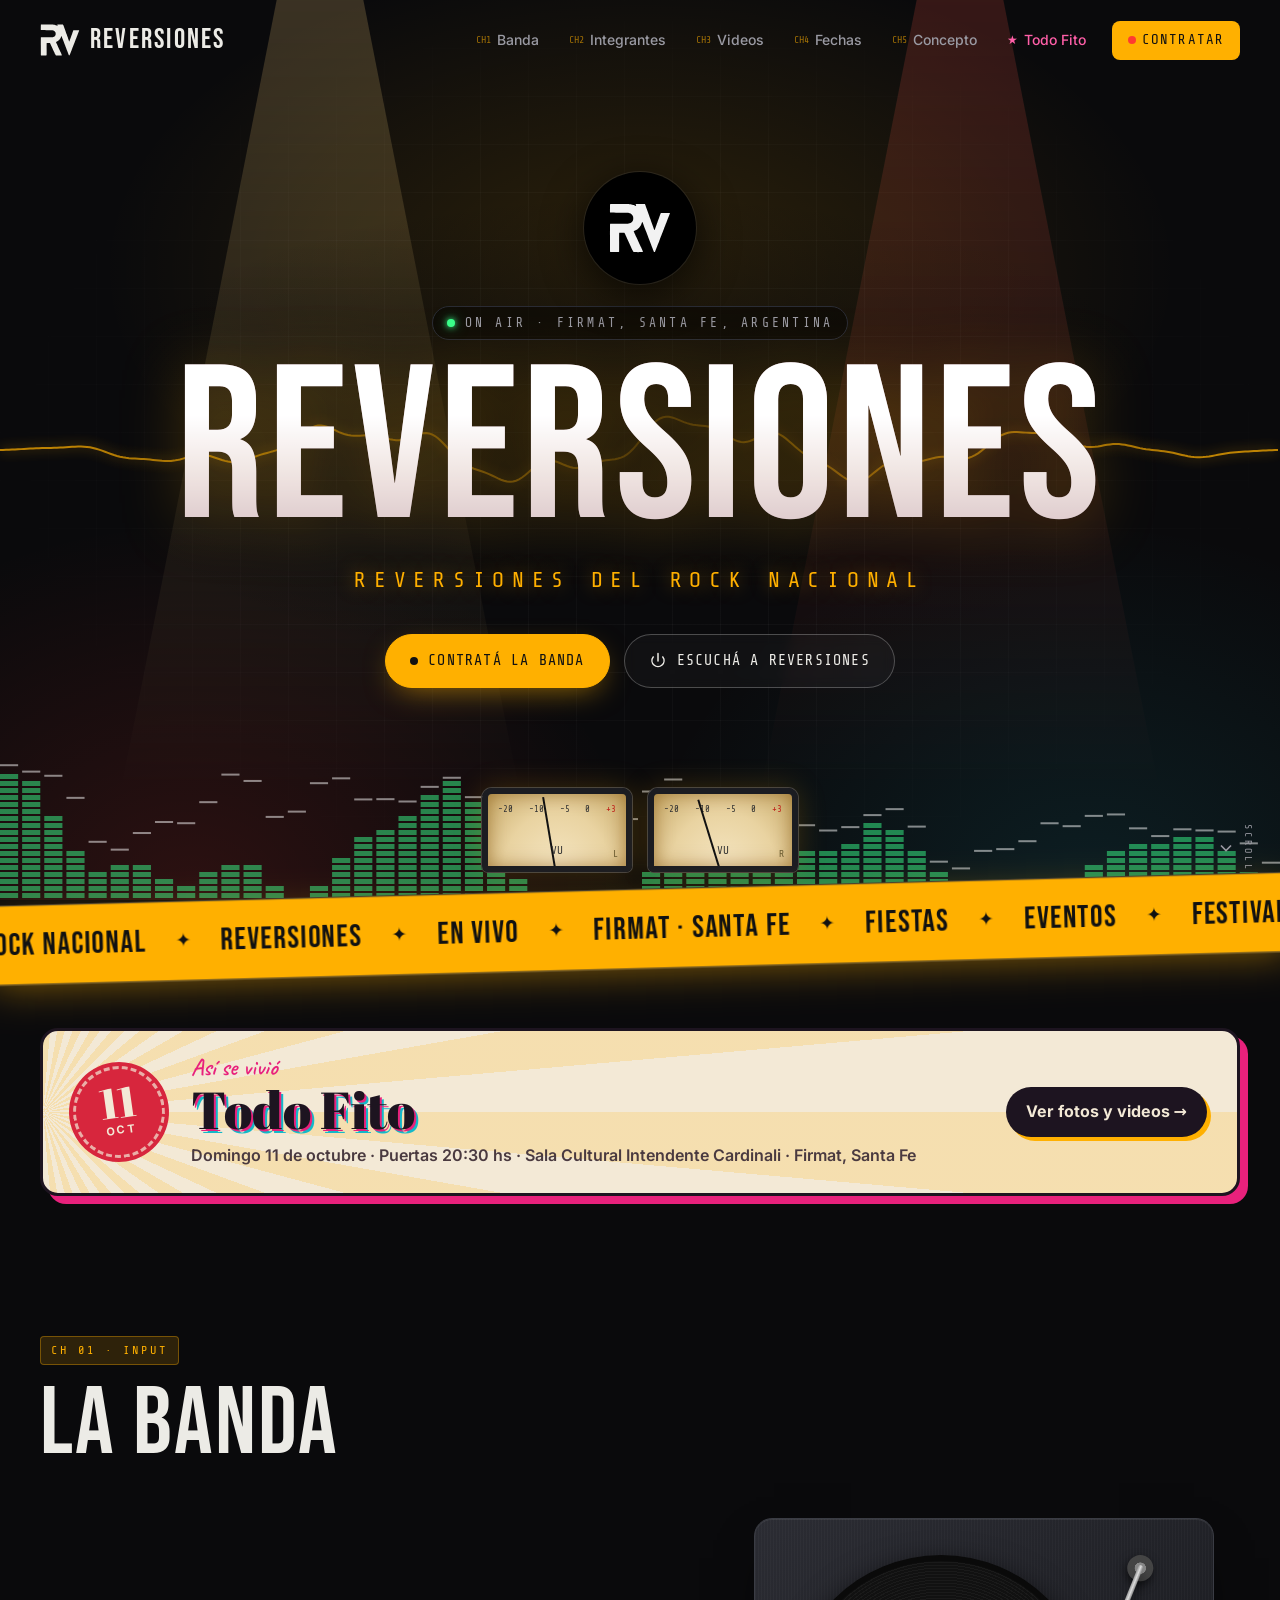
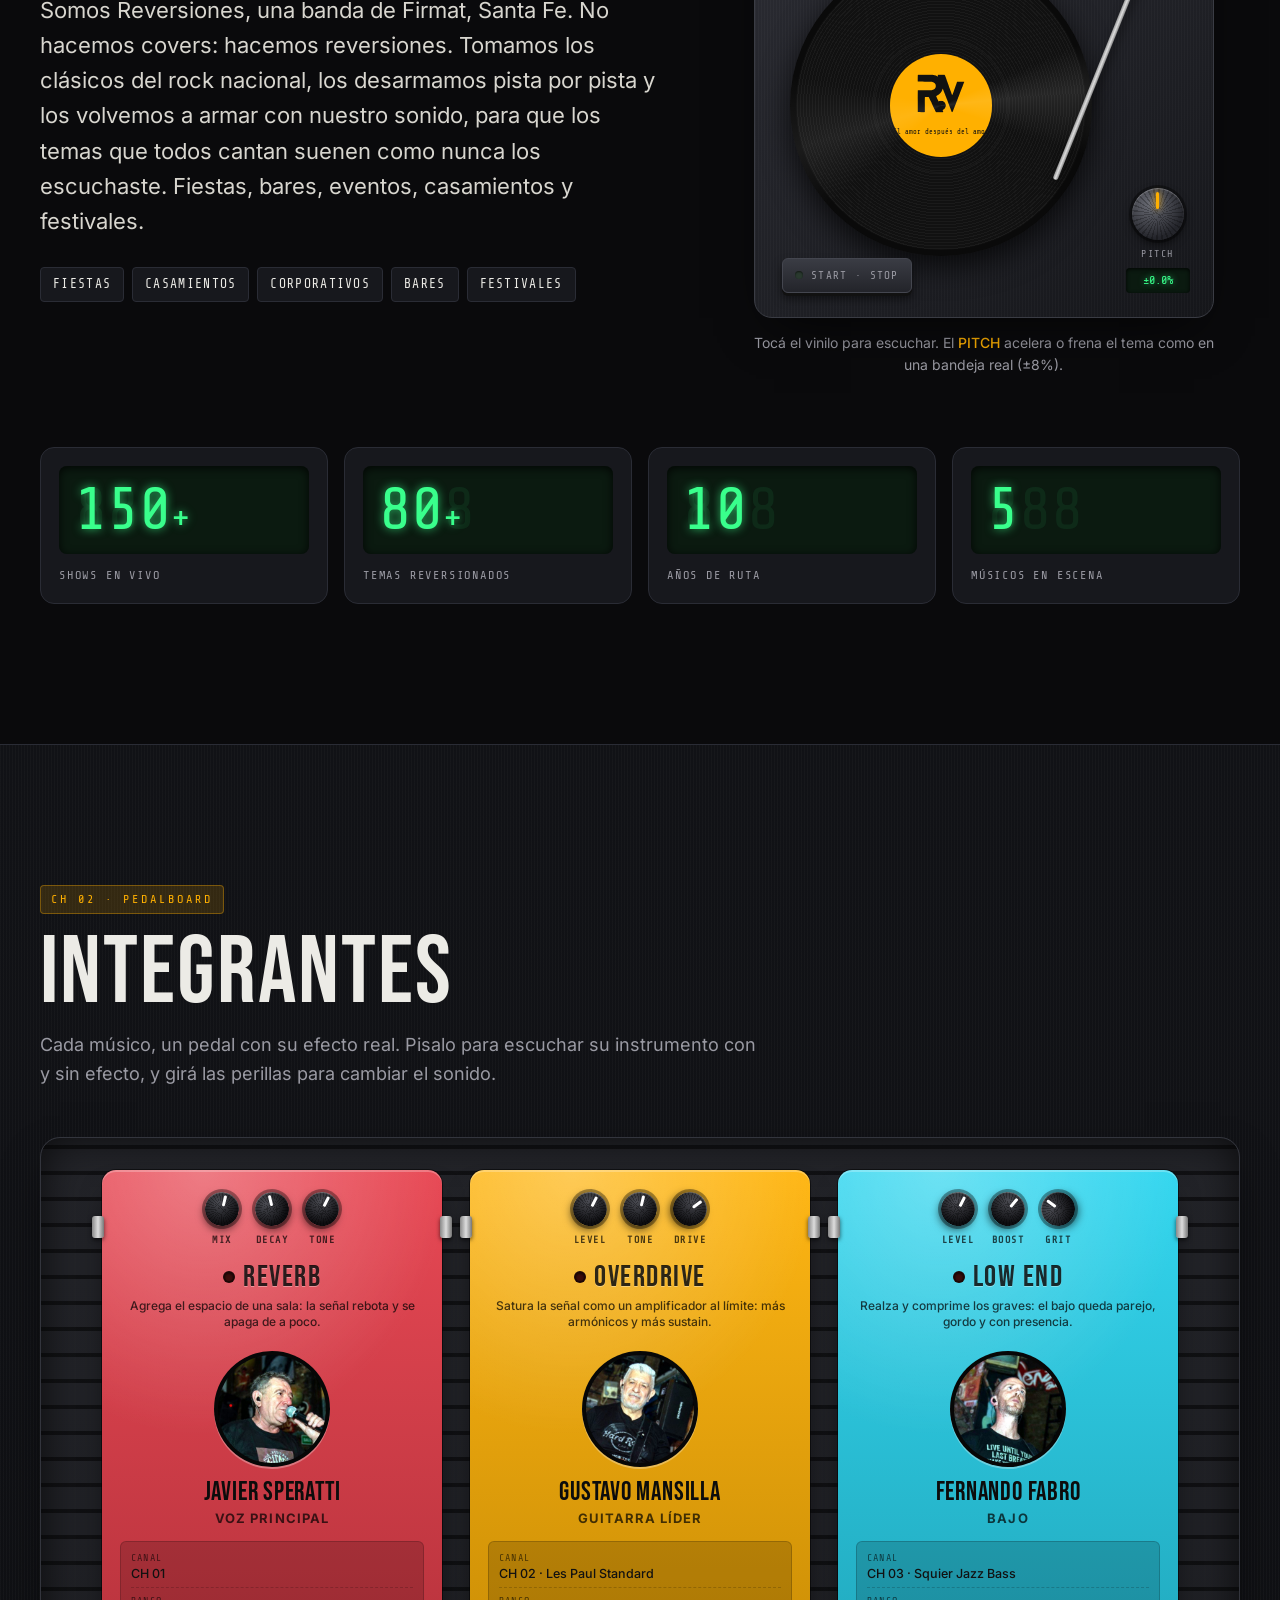
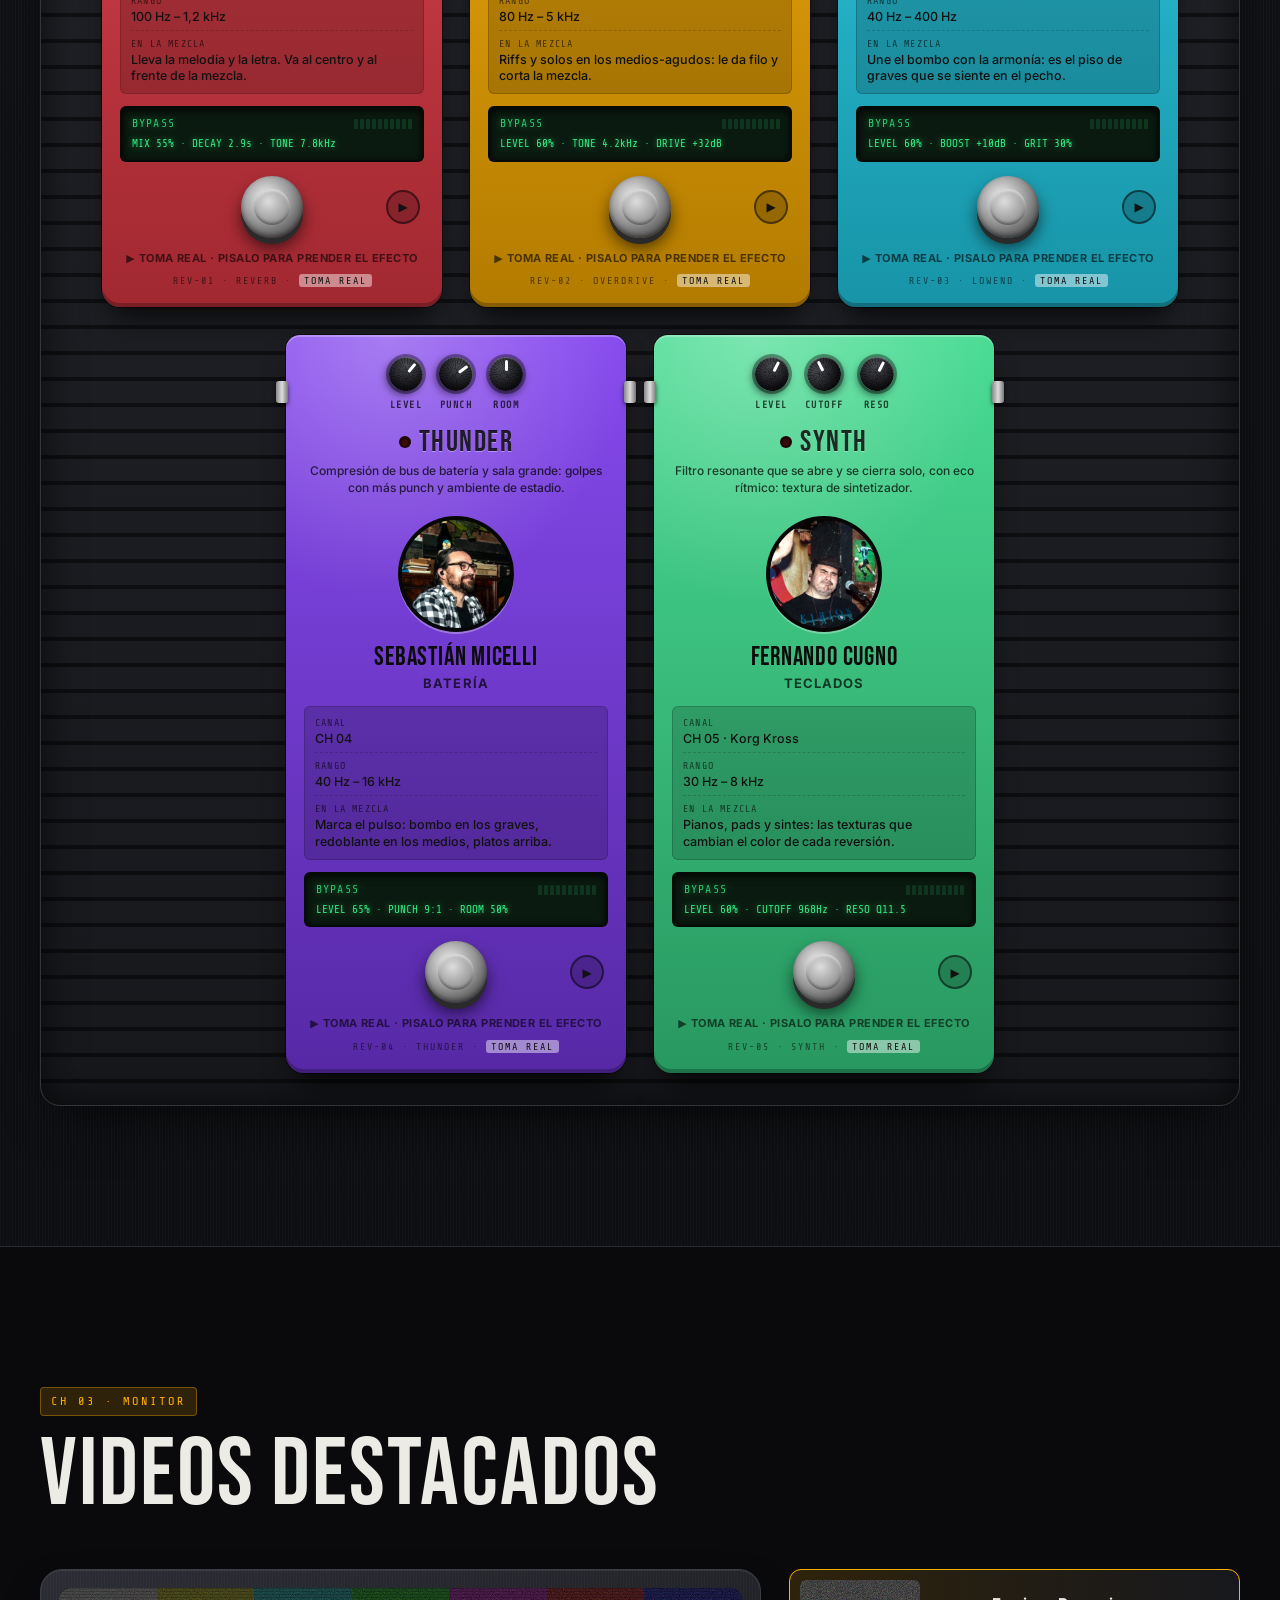
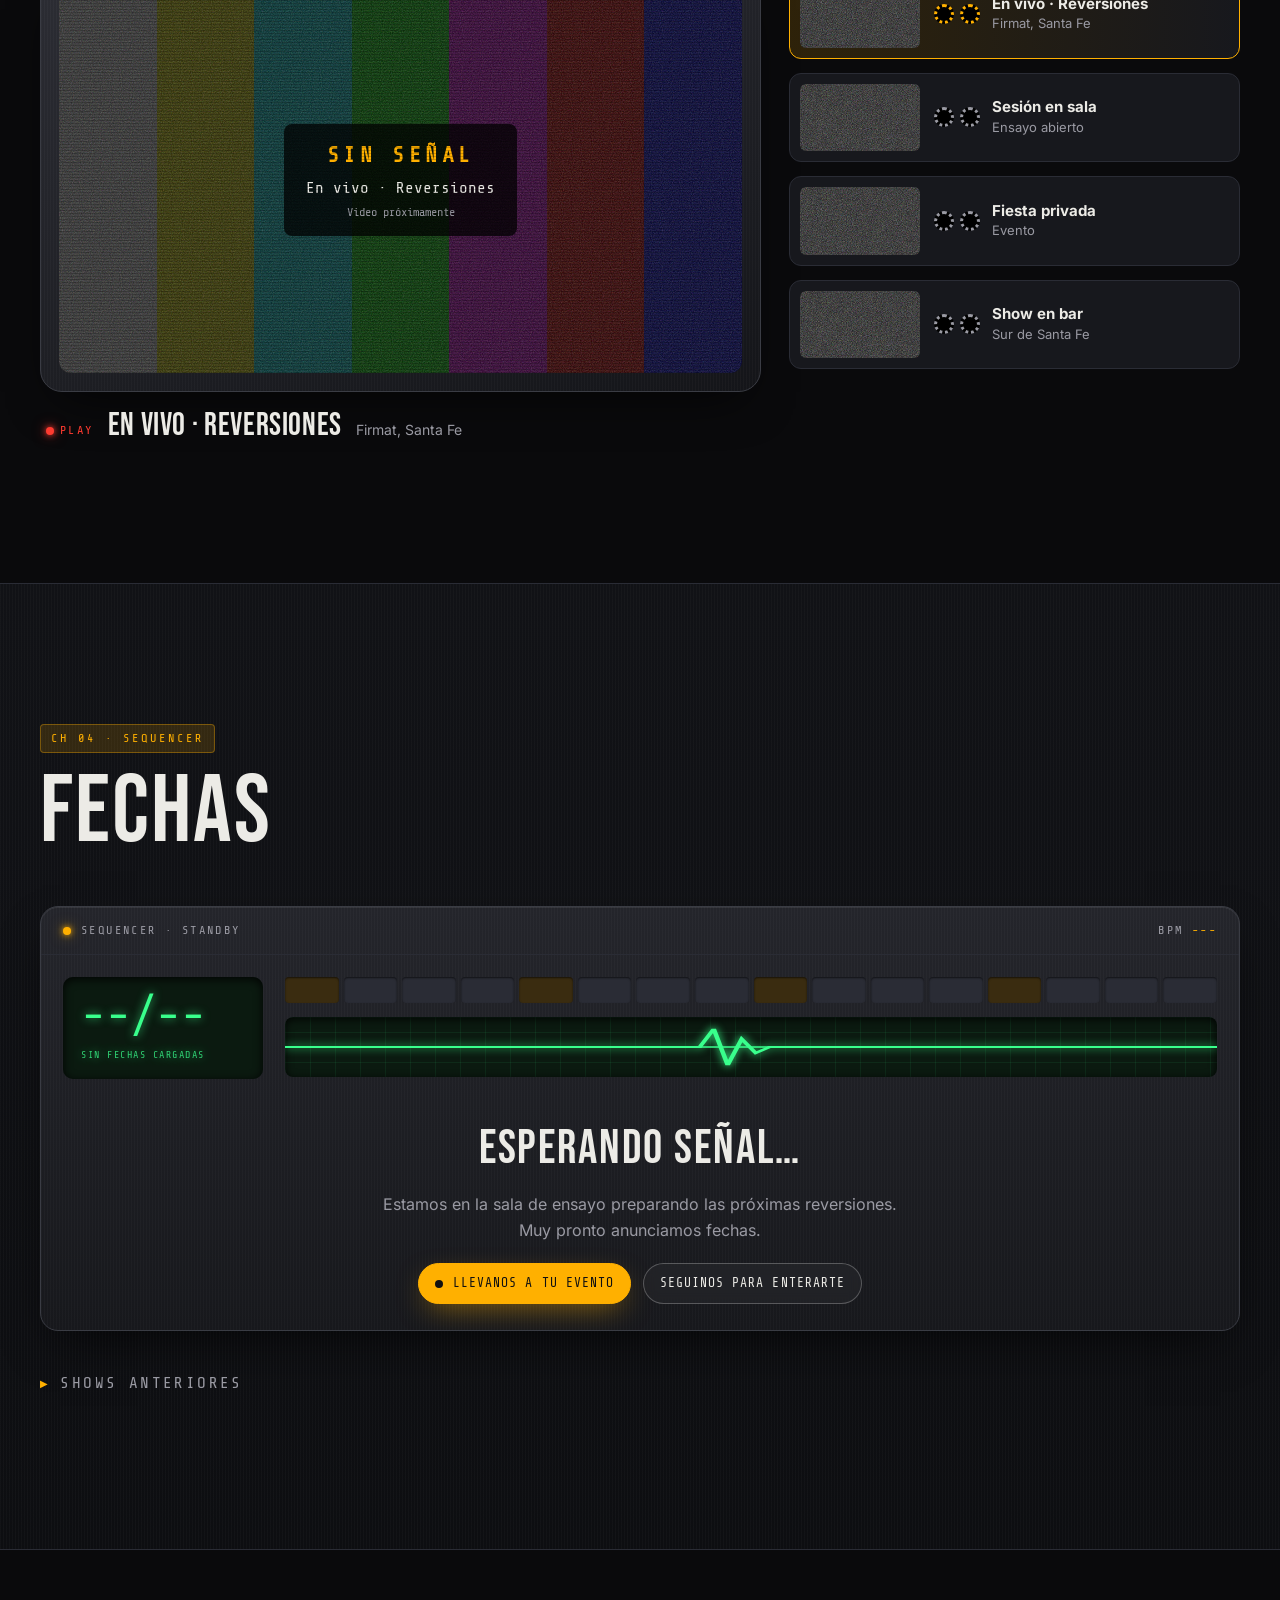
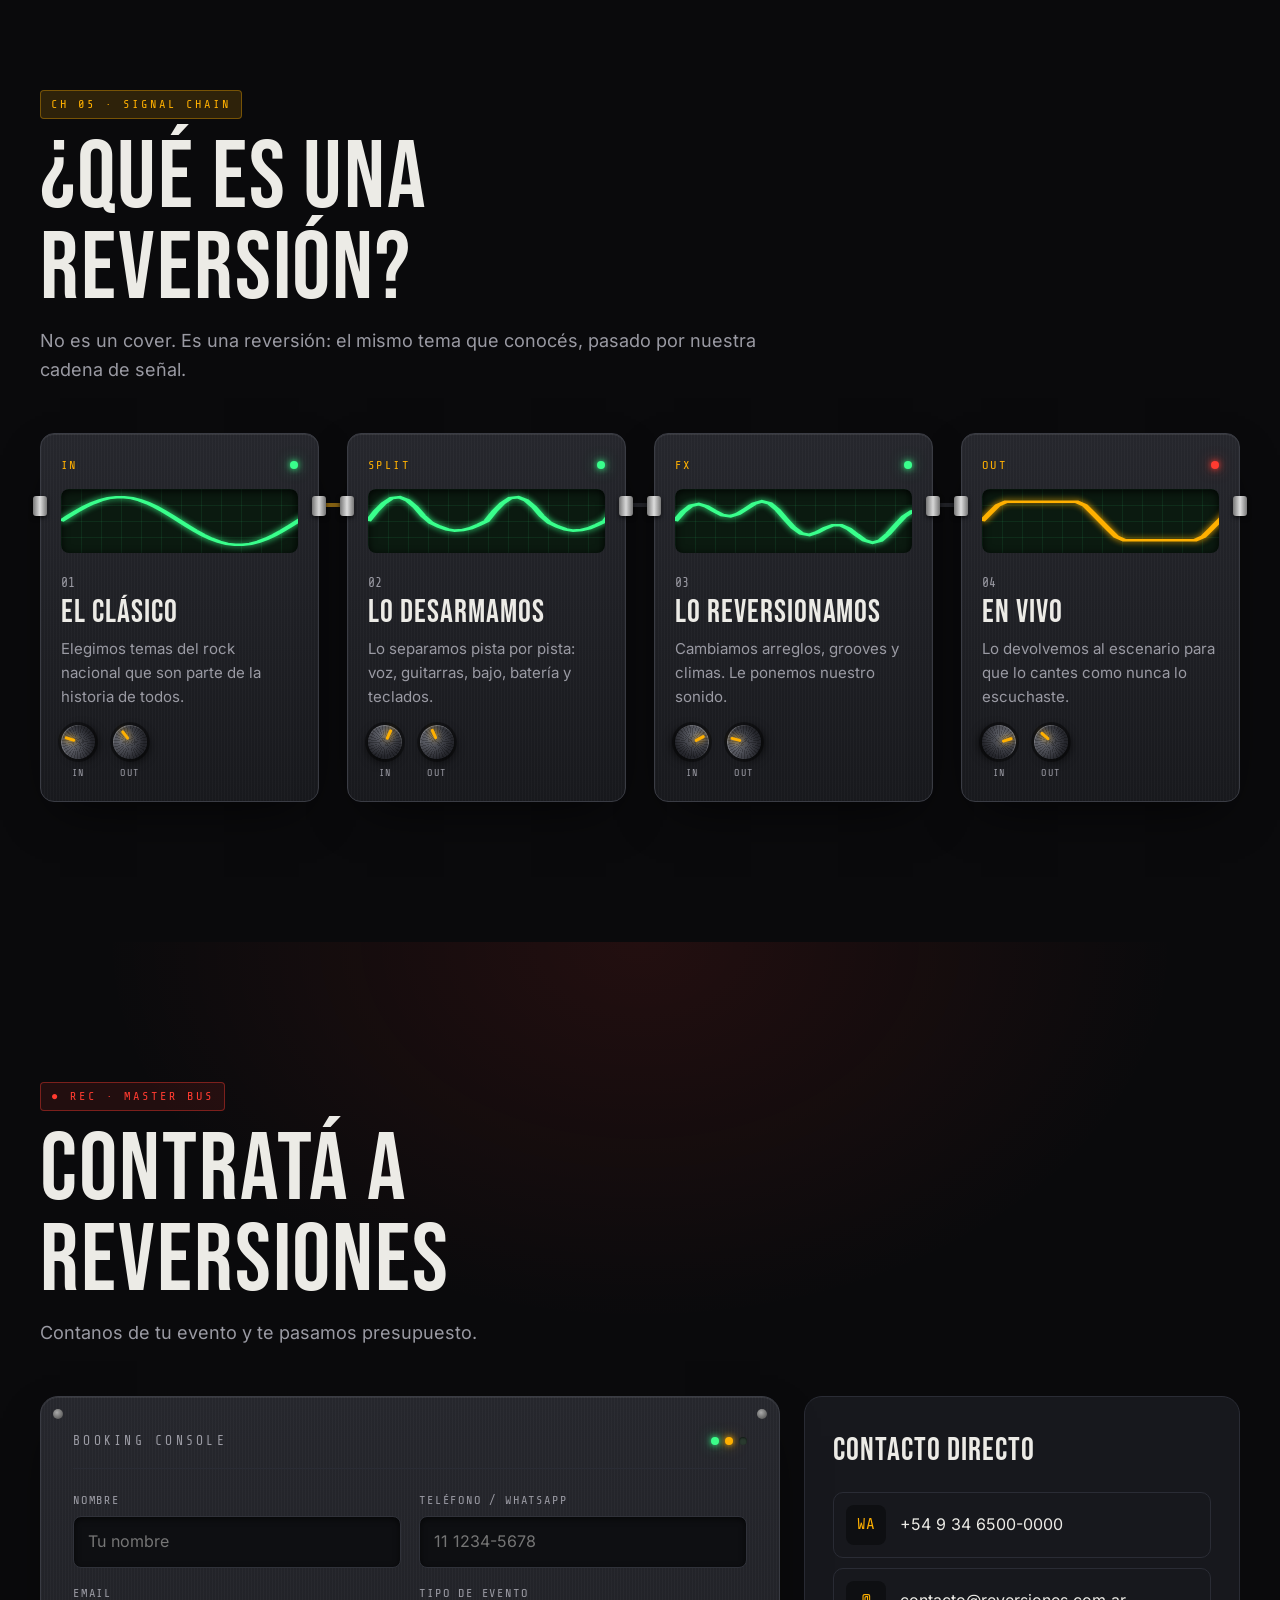
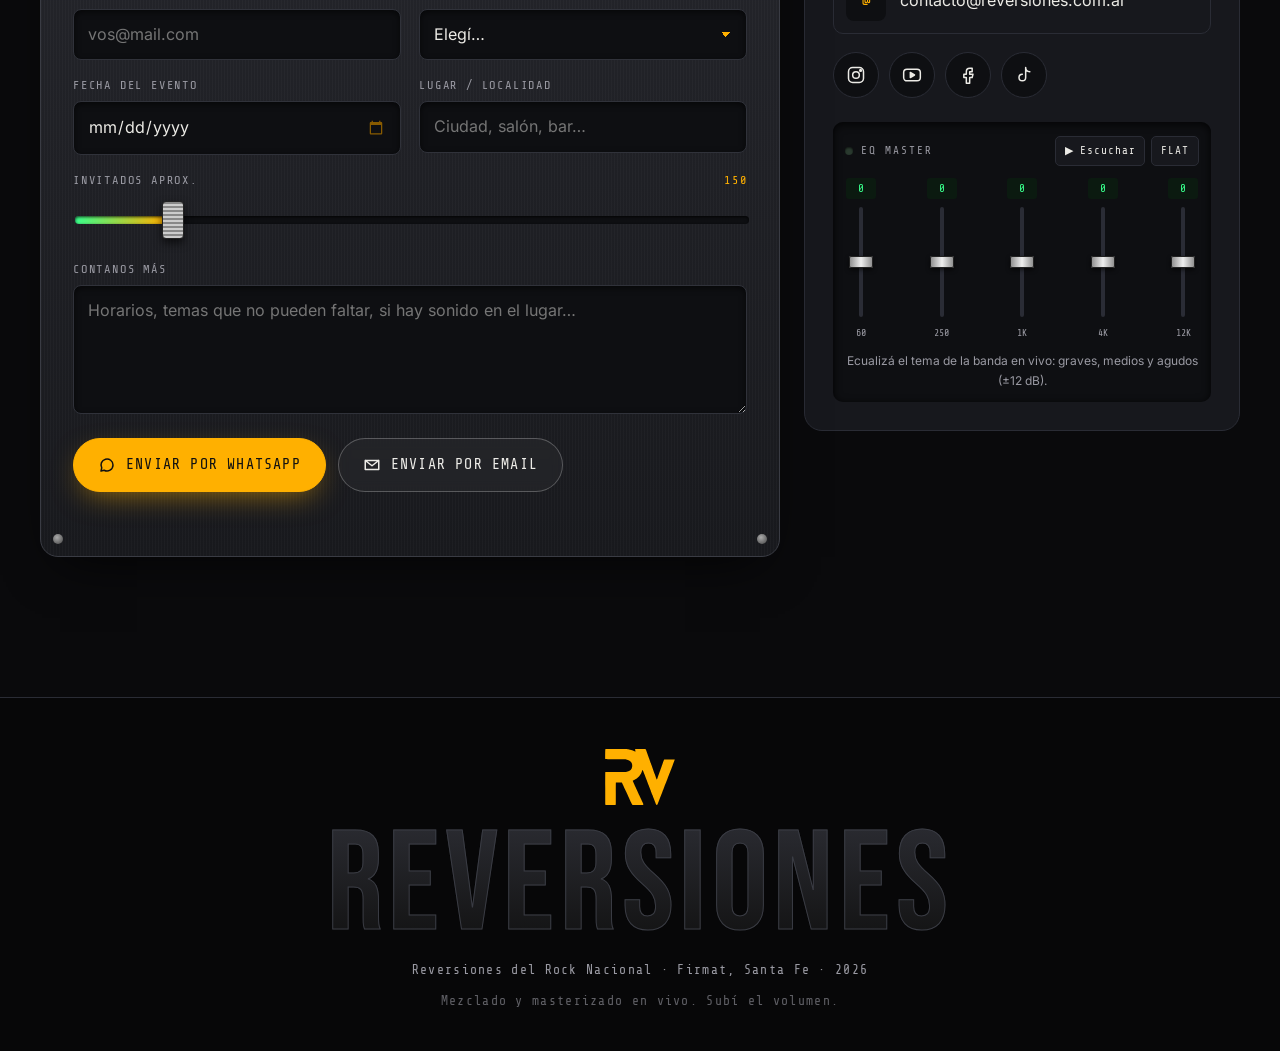
<file: index.html>
<!doctype html>
<html lang="es-AR">
<head>
  <meta charset="utf-8">
  <meta name="viewport" content="width=device-width, initial-scale=1">
  <title>Reversiones · Rock Nacional en vivo</title>
  <meta name="description" content="Reversiones: banda de Firmat, Santa Fe, que reversiona clásicos del rock nacional argentino. Contratá la banda para fiestas, eventos, casamientos, bares y festivales.">
  <meta name="theme-color" content="#0a0a0c">
  <meta property="og:title" content="Reversiones · Rock Nacional en vivo">
  <meta property="og:description" content="No hacemos covers: hacemos reversiones del rock nacional. Desde Firmat, Santa Fe. Contratá la banda para tu evento.">
  <meta property="og:type" content="website">
  <link rel="icon" href="assets/img/favicon-32.png" sizes="32x32" type="image/png">
  <link rel="icon" href="assets/img/favicon.svg" type="image/svg+xml">
  <link rel="apple-touch-icon" href="assets/img/apple-touch-icon.png">
  <link rel="preload" href="assets/fonts/bebas-neue.woff2" as="font" type="font/woff2" crossorigin>
  <link rel="stylesheet" href="assets/css/styles.css">
</head>
<body>
  <!-- Logo RV (definido una vez, se reutiliza con <use>) -->
  <svg width="0" height="0" style="position:absolute" aria-hidden="true">
    <symbol id="rv" viewBox="0 0 269 217"><path d="M6.3 212.8C5.8 212.6 5.2 212.1 4.9 211.7L4.4 211L4.4 151C4.4 102.1 4.4 91 4.7 90.7C5 90.4 12.4 90.3 43.3 90.2L81.6 90.1L85.4 89.3C97.9 86.6 104 80.6 105.3 69.6C106.9 55.3 99.6 46.4 83.1 42.7L80.6 42.1L42.8 42C5.4 41.9 5 41.9 4.6 41.4C4 40.6 4.2 6.4 4.8 5.4C5.8 3.9 3 4 45.2 4.1C86.8 4.1 85.1 4.1 93.4 5.5C97.6 6.3 105 8.2 107.4 9.1C108.5 9.6 109.7 10 110.1 10.1C110.5 10.2 112.2 10.9 113.8 11.8C118.4 14 118.6 13.9 117 9.6C115.8 6.4 115.8 5.6 116.6 4.7L117.3 4.1L135.8 4.1C149.4 4 154.6 4.1 155.1 4.3C156.1 4.7 156.6 5.6 157.6 8.4C158.1 9.8 158.9 12.2 159.5 13.8C160.1 15.3 161 17.9 161.5 19.4C162 20.9 162.9 23.4 163.5 24.9C164 26.4 165.3 29.9 166.2 32.6C167.2 35.4 169.1 40.7 170.5 44.5C171.8 48.3 173.9 54 175 57.1C176.1 60.3 177.2 63.3 177.4 63.8C177.6 64.2 178.4 66.4 179.1 68.6C179.9 70.8 181 74 181.6 75.6C182.2 77.3 183.3 80.2 183.9 82.1C185.8 87.2 189 96.2 189.5 97.6C190 98.8 195.2 113.5 196.2 116.2C197.2 119.3 197.6 118.9 200.1 111.8C201.2 108.8 202.2 105.8 202.5 105.1C203.5 102.5 204 101 207 92.6C208.7 88 210.5 82.9 211 81.5C211.5 80.1 213 75.8 214.4 72.1C215.7 68.4 217 64.6 217.4 63.8C217.7 62.9 218.9 59.5 220 56.4C222 50.7 223.8 45.8 224.3 44.4C224.9 42.9 223.9 43 244.8 43C266.9 43 265.1 42.8 264.1 45.3C263.1 48 259.6 57.3 258.5 60C257.9 61.4 256.9 64.2 256.1 66.1C255.4 68 254 71.5 253.1 73.9C252.2 76.2 251.3 78.7 251 79.4C250.7 80.1 250.1 81.8 249.5 83.2C248.9 84.7 247.9 87.5 247.1 89.5C246.3 91.5 245.5 93.8 245.1 94.6C244.1 97.3 240.7 106 238.6 111.4C237.9 113.3 236.7 116.5 235.9 118.4C233 126 231.4 129.9 229.1 135.9C225.3 145.9 224.8 147.1 222.8 152.2C221.8 154.9 220.7 157.6 220.5 158.2C220.2 158.9 219.2 161.6 218.1 164.4C215.7 170.6 215.4 171.6 213.7 175.9C210.9 182.9 210.4 184.1 210 185.4C209.7 186.1 208.9 188.2 208.2 190.1C207.4 192.1 205.7 196.6 204.3 200.1C199.8 211.7 199.7 212 198.9 212.6C198 213.3 196.2 213.3 195.4 212.5C194.7 211.8 194.2 210.8 189.9 199.4C189.4 198.1 188.3 195.2 187.4 192.9C184.8 186.3 183.6 183.2 182.4 179.8C182 178.9 181.6 177.7 181.4 177.2C180.9 176 178.7 170.4 177.1 166.1C176.3 164.1 175.3 161.5 174.9 160.5C174.5 159.5 173.9 157.7 173.5 156.6C173.1 155.5 171.8 152.3 170.7 149.4C169.6 146.5 168.2 142.9 167.6 141.4C166.7 139 163.2 129.9 161 124.1C160.6 123.2 159.2 119.5 157.9 116C156.5 112.5 154.8 107.9 153.9 105.8C153.1 103.6 152.2 101.2 151.9 100.4C148.6 91.8 145.5 83.9 145.1 82.9C144.5 81.5 143.9 81.7 143.4 83.4C138.2 101.6 128 113.4 110.8 120.9C108.8 121.8 107.4 122.5 107.4 122.8C107.2 123.2 114.3 139.2 118.5 148.1C119 149.2 120.1 151.6 121 153.5C121.9 155.4 123.4 158.7 124.5 161C125.6 163.3 126.8 166 127.3 167C127.8 168 129.8 172.4 131.8 176.6C136.5 186.6 138.2 190.3 139.7 193.6C140.4 195.1 142.3 199.4 144 203C147.8 211.2 147.9 212.3 145.3 213C144 213.3 108.4 213.3 107.2 213C105.4 212.5 105 211.8 102.1 205.6C100.5 202.3 98.5 198 97.6 196C96.7 194 95 190.3 93.9 187.9C91.3 182.2 84.6 167.8 82.9 164C81 160 79.9 157.6 78.3 154C75.4 147.8 69.2 134.3 68 131.8C67.3 130.4 66.6 129.2 66.3 129C65.5 128.6 45.2 128.6 44.6 129.1C44.1 129.5 44.1 130.2 44 170.5L43.9 211.5L43.3 212.1C42.2 213.2 41.7 213.2 24 213.2C8.4 213.2 7.1 213.2 6.3 212.8Z"/></symbol>
  </svg>

  <!-- ============ LOADER: SOUNDCHECK ============ -->
  <div class="loader" id="loader" aria-hidden="true">
    <div class="loader__inner">
      <svg class="loader__logo" viewBox="0 0 269 217" aria-hidden="true"><use href="#rv"/></svg>
      <div class="loader__label">SOUNDCHECK</div>
      <div class="loader__meter"><span></span><span></span><span></span><span></span><span></span><span></span><span></span><span></span><span></span><span></span><span></span><span></span></div>
      <div class="loader__count" id="loaderCount">1, 2… probando</div>
    </div>
  </div>

  <!-- Barra de progreso tipo VU -->
  <div class="scroll-vu" aria-hidden="true"><span id="scrollVu"></span></div>

  <!-- ============ NAV ============ -->
  <header class="nav" id="nav">
    <a href="#inicio" class="nav__logo" aria-label="Reversiones, inicio">
      <svg class="nav__rv" viewBox="0 0 269 217" aria-hidden="true"><use href="#rv"/></svg>
      <span>REVERSIONES</span>
    </a>
    <button class="nav__toggle" id="navToggle" aria-expanded="false" aria-controls="navMenu" aria-label="Abrir menú">
      <span></span><span></span><span></span>
    </button>
    <nav class="nav__menu" id="navMenu">
      <a href="#banda"><i>CH1</i>Banda</a>
      <a href="#integrantes"><i>CH2</i>Integrantes</a>
      <a href="#videos"><i>CH3</i>Videos</a>
      <a href="#fechas"><i>CH4</i>Fechas</a>
      <a href="#concepto"><i>CH5</i>Concepto</a>
      <a href="eventos/fito-paez/" class="nav__event" id="navEvent" hidden><i>★</i>Todo Fito</a>
      <a href="#contratar" class="nav__cta"><i class="rec"></i>Contratar</a>
    </nav>
  </header>

  <main>
    <!-- ============ HERO ============ -->
    <section class="hero" id="inicio">
      <canvas id="heroCanvas" class="hero__canvas" aria-hidden="true"></canvas>
      <div class="hero__grid" aria-hidden="true"></div>

      <div class="hero__content">
        <div class="hero__badge" aria-hidden="true"><svg class="hero__rv" viewBox="0 0 269 217" aria-hidden="true"><use href="#rv"/></svg></div>
        <p class="hero__kicker"><span class="led led--on"></span> ON AIR · <span id="heroCity"></span></p>
        <h1 class="hero__title glitch" data-text="REVERSIONES">REVERSIONES</h1>
        <p class="hero__subtitle" id="heroSubtitle">Reversiones del Rock Nacional</p>
        <div class="hero__actions">
          <a href="#contratar" class="btn btn--primary"><span class="led led--on"></span>Contratá la banda</a>
          <button class="btn btn--ghost" id="powerBtn" aria-pressed="false">
            <svg viewBox="0 0 24 24" aria-hidden="true"><path d="M12 2v10M5.6 6.6a8 8 0 1 0 12.8 0"/></svg>
            <span>Probar sonido</span>
          </button>
        </div>
        <div class="nowplaying" id="nowPlaying" hidden aria-live="polite">
          <span class="nowplaying__eq" aria-hidden="true"><i></i><i></i><i></i><i></i></span>
          <span class="nowplaying__text"><b id="npTitle"></b><small id="npDetail"></small></span>
          <span class="nowplaying__time" id="npTime">0:00</span>
          <span class="nowplaying__bar" aria-hidden="true"><i id="npBar"></i></span>
        </div>
      </div>

      <!-- VU meters analógicos -->
      <div class="hero__vus" aria-hidden="true">
        <div class="vu"><div class="vu__scale"><span>-20</span><span>-10</span><span>-5</span><span>0</span><span class="hot">+3</span></div><div class="vu__needle" id="vuL"></div><div class="vu__label">L</div></div>
        <div class="vu"><div class="vu__scale"><span>-20</span><span>-10</span><span>-5</span><span>0</span><span class="hot">+3</span></div><div class="vu__needle" id="vuR"></div><div class="vu__label">R</div></div>
      </div>

      <a href="#banda" class="hero__scroll" aria-label="Bajar">
        <span>SCROLL</span>
        <svg viewBox="0 0 24 24" aria-hidden="true"><path d="M6 9l6 6 6-6"/></svg>
      </a>
    </section>

    <!-- Cinta animada -->
    <div class="marquee" aria-hidden="true"><div class="marquee__track" id="marquee"></div></div>

    <!-- ============ EVENTO ESPECIAL (banner) ============ -->
    <section class="event-banner-wrap" id="eventoEspecial" hidden>
      <div class="container">
        <a class="event-banner reveal" href="eventos/fito-paez/" id="eventBanner">
          <span class="event-banner__stamp" aria-hidden="true"><b id="ebDay"></b><small id="ebMonth"></small></span>
          <span class="event-banner__text">
            <span class="event-banner__kicker" id="ebKicker">Evento especial · Reversiones presenta</span>
            <span class="event-banner__title" id="ebTitle"></span>
            <span class="event-banner__info" id="ebInfo"></span>
          </span>
          <span class="event-banner__cta" id="ebCta">Ver el evento →</span>
        </a>
      </div>
    </section>

    <!-- ============ BANDA ============ -->
    <section class="section" id="banda">
      <div class="container">
        <header class="section__head reveal">
          <span class="ch">CH 01 · INPUT</span>
          <h2>La banda</h2>
        </header>

        <div class="about">
          <div class="about__text reveal">
            <p id="bandDesc"></p>
            <ul class="about__tags">
              <li>Fiestas</li><li>Casamientos</li><li>Corporativos</li><li>Bares</li><li>Festivales</li>
            </ul>
          </div>

          <div class="about__vinyl reveal">
            <div class="turntable">
              <button class="vinyl" id="vinyl" aria-pressed="false" aria-label="Reproducir el tema en el tocadiscos">
                <span class="vinyl__label"><svg class="vinyl__rv" viewBox="0 0 269 217" aria-hidden="true"><use href="#rv"/></svg><small id="vinylTitle">33⅓ RPM · LADO A</small></span>
              </button>
              <div class="tonearm" aria-hidden="true"></div>
              <div class="turntable__pitch">
                <div class="turntable__knob knob" data-label="PITCH" data-value="50"></div>
                <output class="turntable__lcd" id="pitchOut">±0.0%</output>
              </div>
              <button class="turntable__start" id="vinylStart" aria-label="Start / Stop">
                <span class="led"></span>START · STOP
              </button>
            </div>
            <p class="turntable__hint">Tocá el vinilo para escuchar. El <b>PITCH</b> acelera o frena el tema como en una bandeja real (±8%).</p>
          </div>
        </div>

        <div class="stats" id="stats"></div>
      </div>
    </section>

    <!-- ============ INTEGRANTES (pedalboard) ============ -->
    <section class="section section--dark" id="integrantes">
      <div class="container">
        <header class="section__head reveal">
          <span class="ch">CH 02 · PEDALBOARD</span>
          <h2>Integrantes</h2>
          <p class="section__lead">Cada músico, un pedal con su efecto real. Pisalo para escuchar su instrumento con y sin efecto, y girá las perillas para cambiar el sonido.</p>
        </header>
        <div class="pedalboard" id="pedalboard"></div>
      </div>
    </section>

    <!-- ============ VIDEOS ============ -->
    <section class="section" id="videos">
      <div class="container">
        <header class="section__head reveal">
          <span class="ch">CH 03 · MONITOR</span>
          <h2>Videos destacados</h2>
        </header>
        <div class="videos">
          <div class="monitor reveal" id="featuredVideo"></div>
          <div class="tapes" id="videoList"></div>
        </div>
      </div>
    </section>

    <!-- ============ FECHAS ============ -->
    <section class="section section--dark" id="fechas">
      <div class="container">
        <header class="section__head reveal">
          <span class="ch">CH 04 · SEQUENCER</span>
          <h2>Fechas</h2>
        </header>

        <div class="countdown reveal" id="countdown" hidden>
          <div class="countdown__label"><span class="led led--on led--red"></span>PRÓXIMO SHOW</div>
          <div class="countdown__venue" id="cdVenue"></div>
          <div class="countdown__lcd">
            <div><b id="cdD">00</b><small>DÍAS</small></div>
            <div><b id="cdH">00</b><small>HS</small></div>
            <div><b id="cdM">00</b><small>MIN</small></div>
            <div><b id="cdS">00</b><small>SEG</small></div>
          </div>
        </div>

        <div class="gigs" id="gigs"></div>

        <details class="past reveal" id="pastWrap">
          <summary>Shows anteriores</summary>
          <div class="gigs gigs--past" id="pastGigs"></div>
        </details>
      </div>
    </section>

    <!-- ============ CONCEPTO ============ -->
    <section class="section" id="concepto">
      <div class="container">
        <header class="section__head reveal">
          <span class="ch">CH 05 · SIGNAL CHAIN</span>
          <h2>¿Qué es una reversión?</h2>
          <p class="section__lead" id="conceptLead"></p>
        </header>
        <div class="chain" id="chain"></div>
      </div>
    </section>

    <!-- ============ CONTRATAR ============ -->
    <section class="section section--console" id="contratar">
      <div class="container">
        <header class="section__head reveal">
          <span class="ch ch--rec">● REC · MASTER BUS</span>
          <h2>Contratá a Reversiones</h2>
          <p class="section__lead">Contanos de tu evento y te pasamos presupuesto.</p>
        </header>

        <!-- Formatos de show (Acústico / Full Band / Festival): ocultos por el momento.
             Para volver a mostrarlos, descomentar esta línea y el campo "Formato" del formulario.
        <div class="rack" id="formats"></div>
        -->

        <div class="booking">
          <form class="console reveal" id="bookingForm" novalidate>
            <div class="console__screws" aria-hidden="true"><i></i><i></i><i></i><i></i></div>
            <div class="console__title">
              <span>BOOKING CONSOLE</span>
              <span class="console__leds" aria-hidden="true"><i class="led led--on"></i><i class="led led--on led--amber"></i><i class="led"></i></span>
            </div>

            <div class="console__grid">
              <label class="field">
                <span>Nombre</span>
                <input name="nombre" required autocomplete="name" placeholder="Tu nombre">
              </label>
              <label class="field">
                <span>Teléfono / WhatsApp</span>
                <input name="telefono" type="tel" required autocomplete="tel" placeholder="11 1234-5678">
              </label>
              <label class="field">
                <span>Email</span>
                <input name="email" type="email" autocomplete="email" placeholder="vos@mail.com">
              </label>
              <label class="field">
                <span>Tipo de evento</span>
                <select name="evento" required>
                  <option value="">Elegí…</option>
                  <option>Fiesta privada / Cumpleaños</option>
                  <option>Casamiento</option>
                  <option>Evento corporativo</option>
                  <option>Bar / Pub</option>
                  <option>Festival / Municipio</option>
                  <option>Otro</option>
                </select>
              </label>
              <label class="field">
                <span>Fecha del evento</span>
                <input name="fecha" type="date">
              </label>
              <label class="field">
                <span>Lugar / Localidad</span>
                <input name="lugar" placeholder="Ciudad, salón, bar…">
              </label>
              <!-- Campo "Formato" oculto junto con los formatos de show
              <label class="field">
                <span>Formato</span>
                <select name="formato" id="formatSelect"></select>
              </label>
              -->
              <div class="field field--fader field--wide">
                <span>Invitados aprox. <output id="guestsOut">150</output></span>
                <input name="invitados" type="range" min="20" max="1000" step="10" value="150" id="guests" aria-label="Cantidad de invitados">
              </div>
              <label class="field field--wide">
                <span>Contanos más</span>
                <textarea name="mensaje" rows="4" placeholder="Horarios, temas que no pueden faltar, si hay sonido en el lugar…"></textarea>
              </label>
            </div>

            <div class="console__actions">
              <button type="submit" class="btn btn--primary" data-via="whatsapp">
                <svg viewBox="0 0 24 24" aria-hidden="true"><path d="M20 12a8 8 0 0 1-11.8 7L4 20l1-4.1A8 8 0 1 1 20 12z"/></svg>
                Enviar por WhatsApp
              </button>
              <button type="submit" class="btn btn--ghost" data-via="email">
                <svg viewBox="0 0 24 24" aria-hidden="true"><path d="M3 6h18v12H3zM3 6l9 7 9-7"/></svg>
                Enviar por email
              </button>
            </div>
            <p class="console__status" id="formStatus" role="status" aria-live="polite"></p>
          </form>

          <aside class="contact-card reveal">
            <h3>Contacto directo</h3>
            <a id="waLink" class="contact-card__row" target="_blank" rel="noopener">
              <span class="contact-card__ico">WA</span><span id="waText"></span>
            </a>
            <a id="mailLink" class="contact-card__row">
              <span class="contact-card__ico">@</span><span id="mailText"></span>
            </a>
            <div class="socials" id="socials"></div>
            <div class="eq" id="eq">
              <div class="eq__head">
                <span><span class="led" id="eqLed"></span>EQ MASTER</span>
                <span class="eq__btns">
                  <button type="button" class="eq__btn" id="eqPlay" aria-pressed="false">▶ Escuchar</button>
                  <button type="button" class="eq__btn" id="eqFlat">FLAT</button>
                </span>
              </div>
              <div class="eq__bands">
                <div class="eq__band"><output>0</output><input type="range" min="-12" max="12" step="1" value="0" aria-label="Ecualizador 60 Hz"><small>60</small></div>
                <div class="eq__band"><output>0</output><input type="range" min="-12" max="12" step="1" value="0" aria-label="Ecualizador 250 Hz"><small>250</small></div>
                <div class="eq__band"><output>0</output><input type="range" min="-12" max="12" step="1" value="0" aria-label="Ecualizador 1 kHz"><small>1K</small></div>
                <div class="eq__band"><output>0</output><input type="range" min="-12" max="12" step="1" value="0" aria-label="Ecualizador 4 kHz"><small>4K</small></div>
                <div class="eq__band"><output>0</output><input type="range" min="-12" max="12" step="1" value="0" aria-label="Ecualizador 12 kHz"><small>12K</small></div>
              </div>
              <p class="eq__hint">Ecualizá el tema de la banda en vivo: graves, medios y agudos (±12 dB).</p>
            </div>
          </aside>
        </div>
      </div>
    </section>
  </main>

  <footer class="footer">
    <div class="container footer__inner">
      <svg class="footer__rv" viewBox="0 0 269 217" aria-hidden="true"><use href="#rv"/></svg>
      <div class="footer__logo">REVERSIONES</div>
      <p>Reversiones del Rock Nacional · Firmat, Santa Fe · <span id="year"></span></p>
      <p class="footer__small">Mezclado y masterizado en vivo. Subí el volumen.</p>
    </div>
  </footer>


  <script src="assets/js/content.js"></script>
  <script src="assets/js/evento-fito.js"></script>
  <script src="assets/js/audio.js"></script>
  <script src="assets/js/main.js"></script>
</body>
</html>
</file>
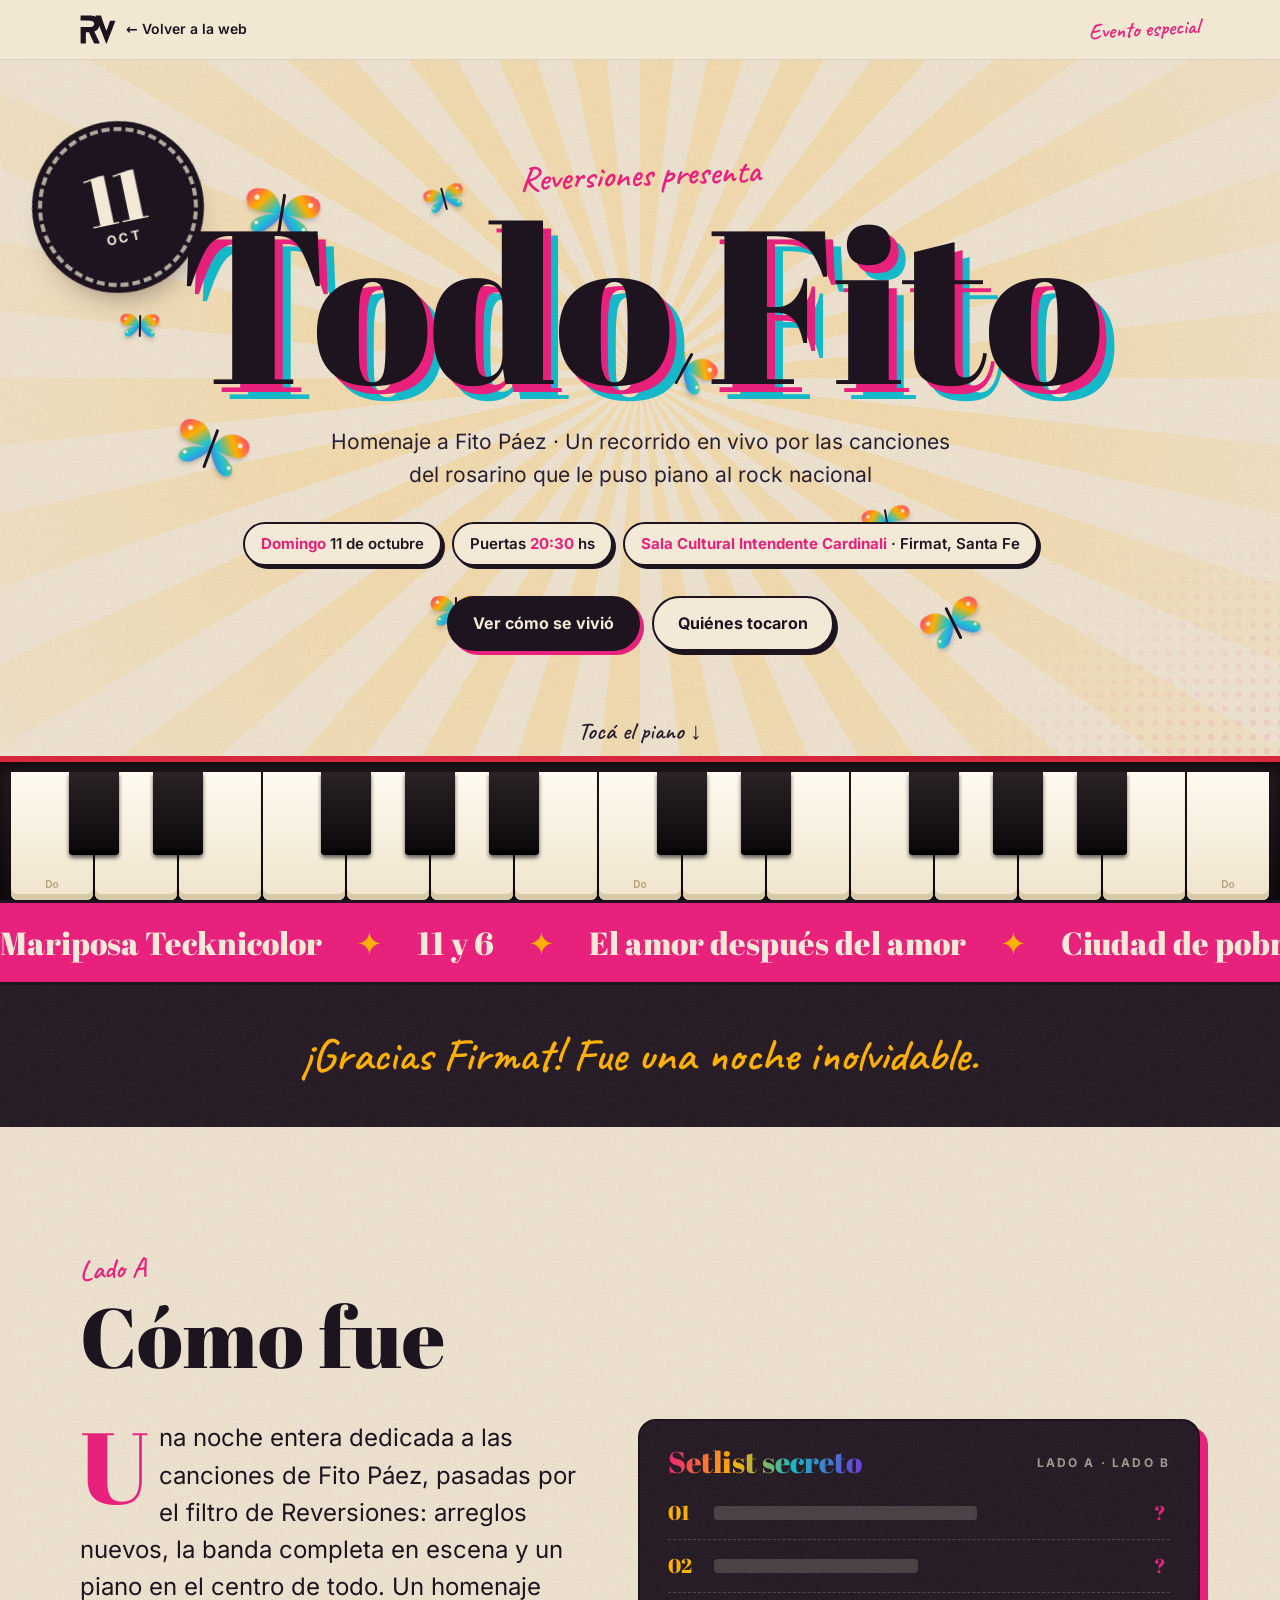
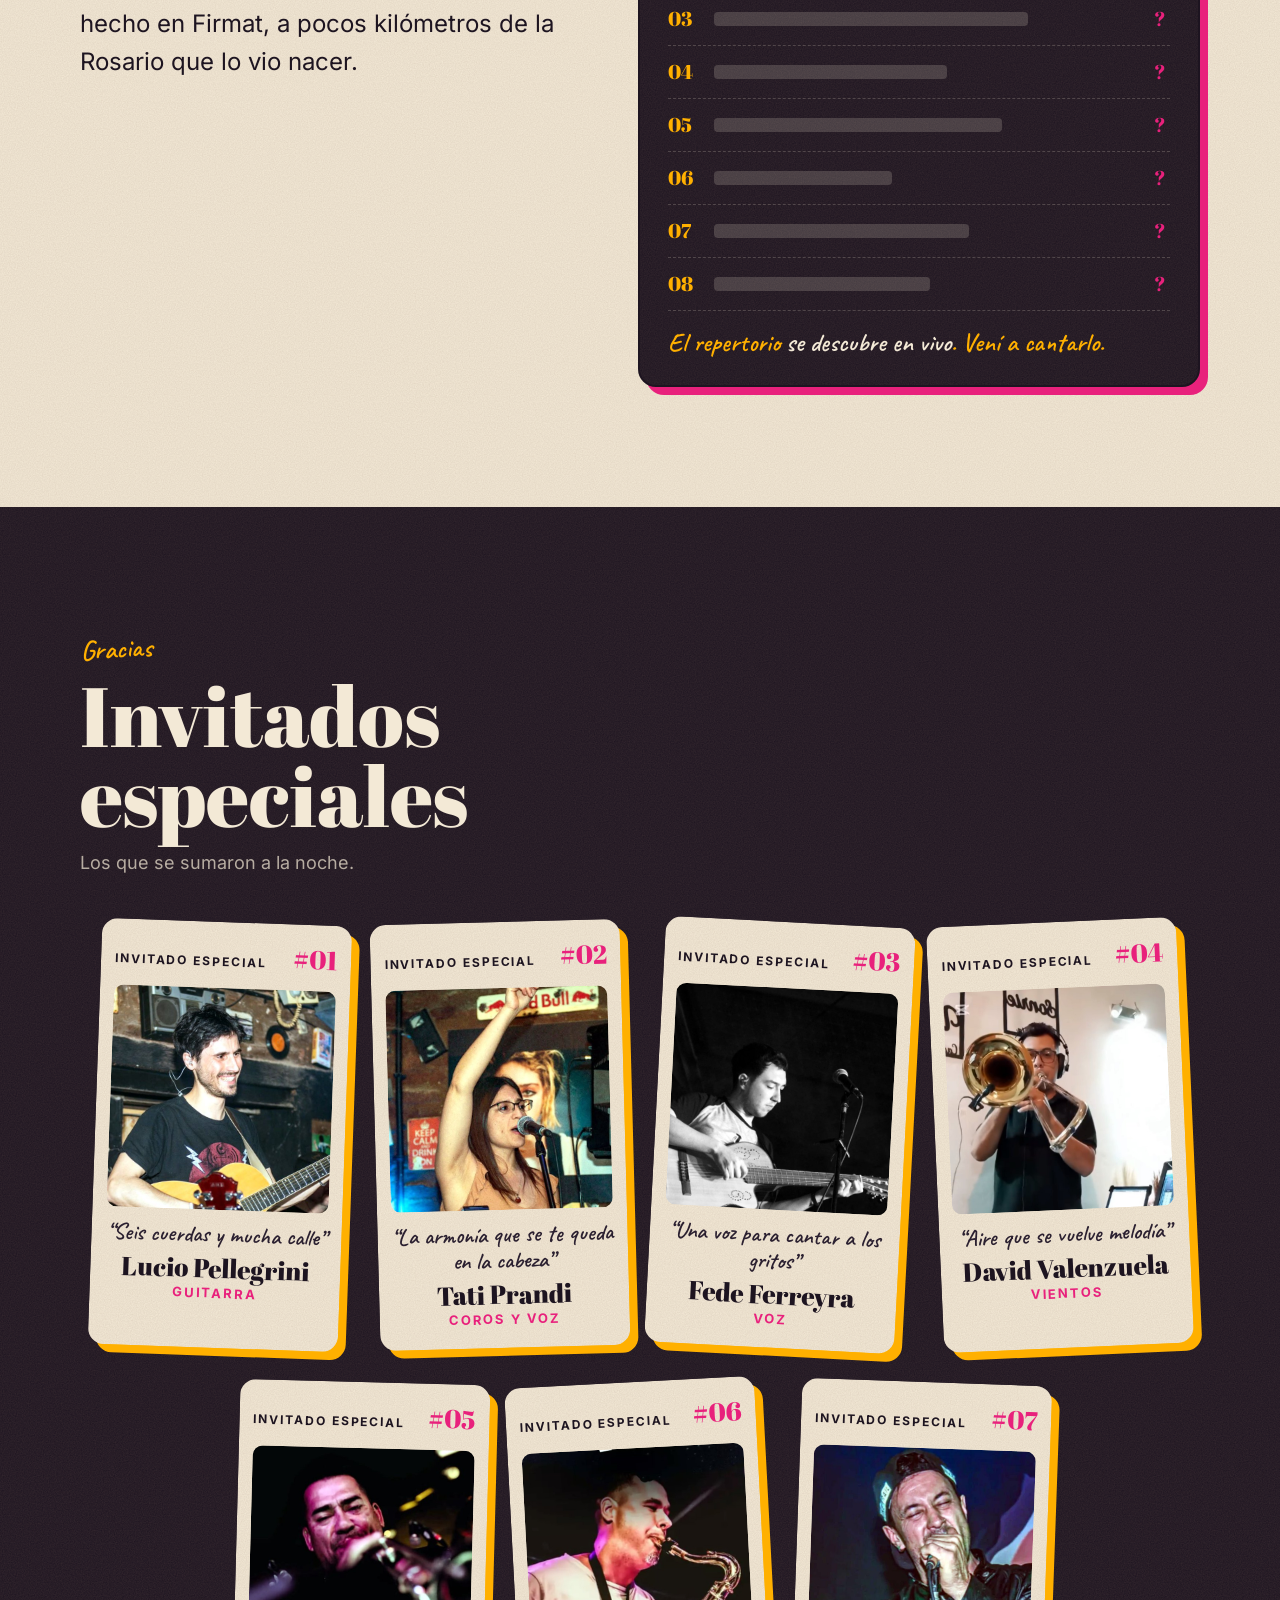
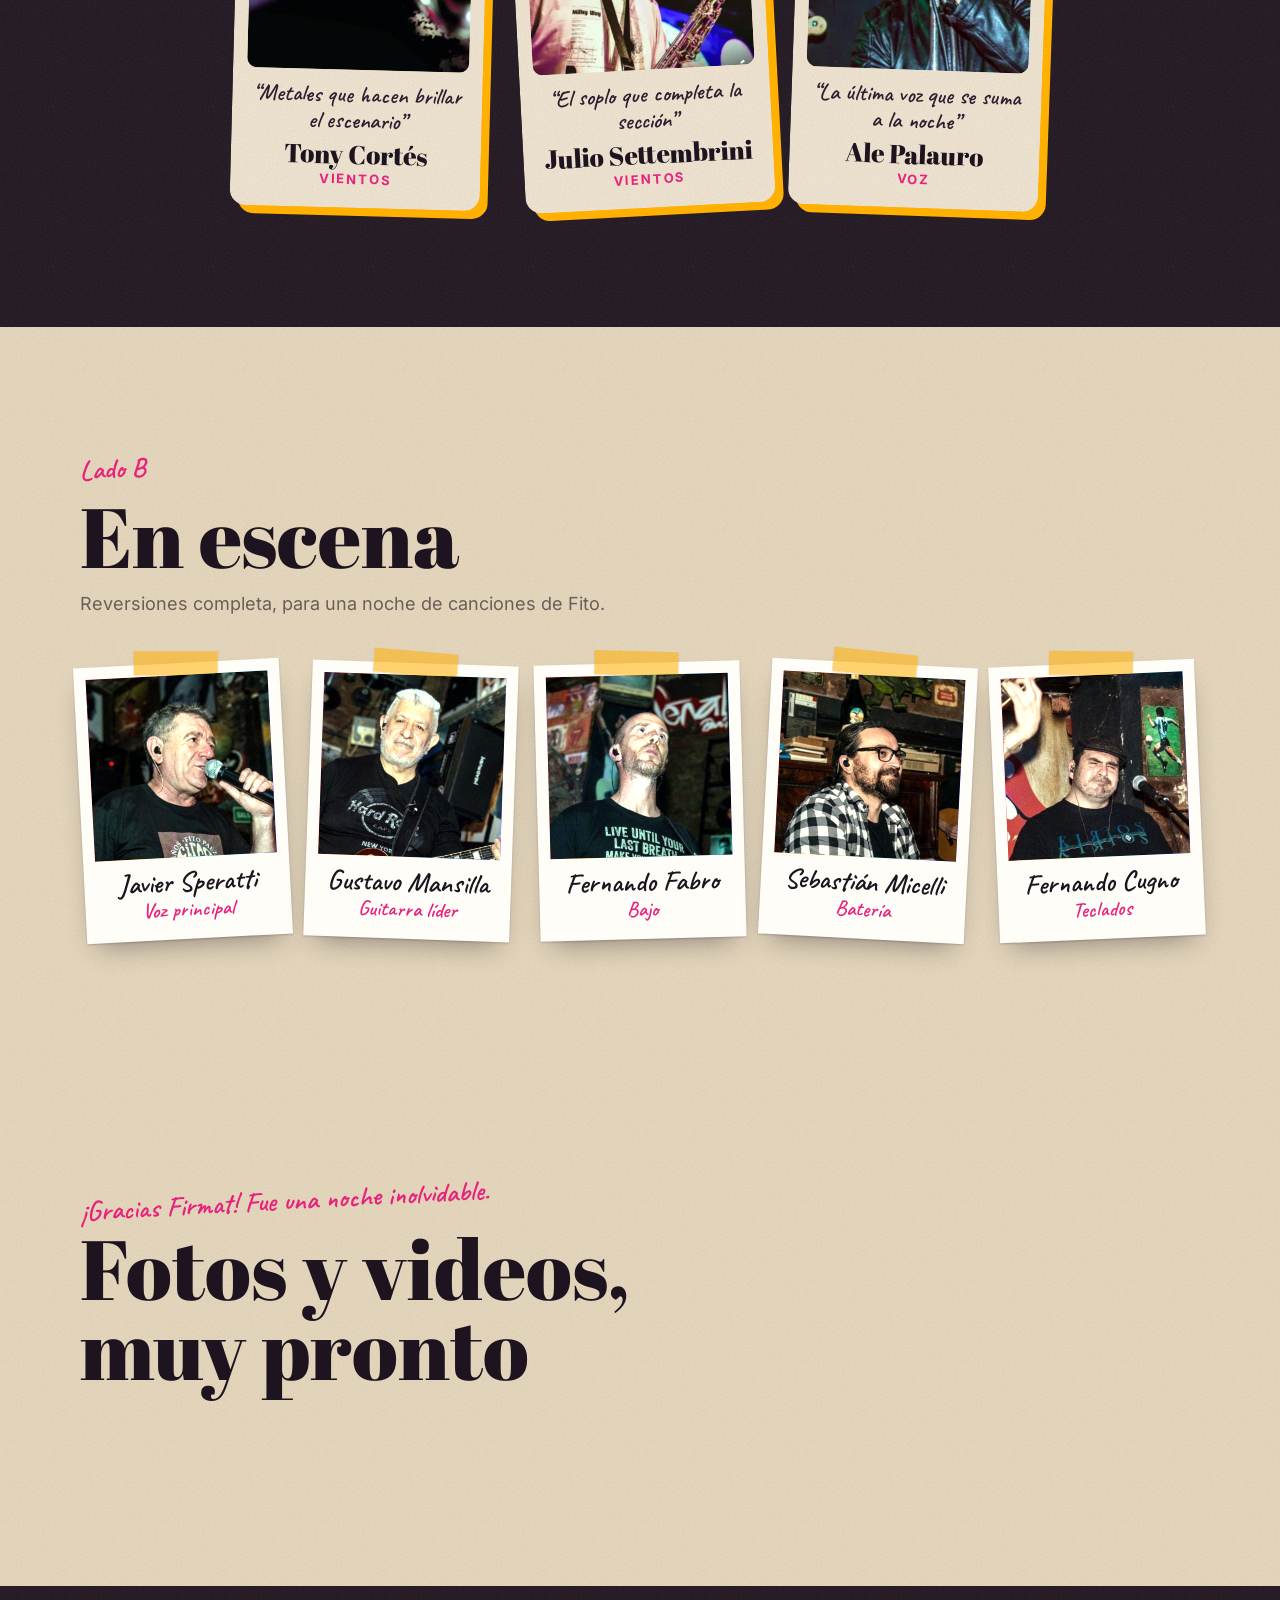
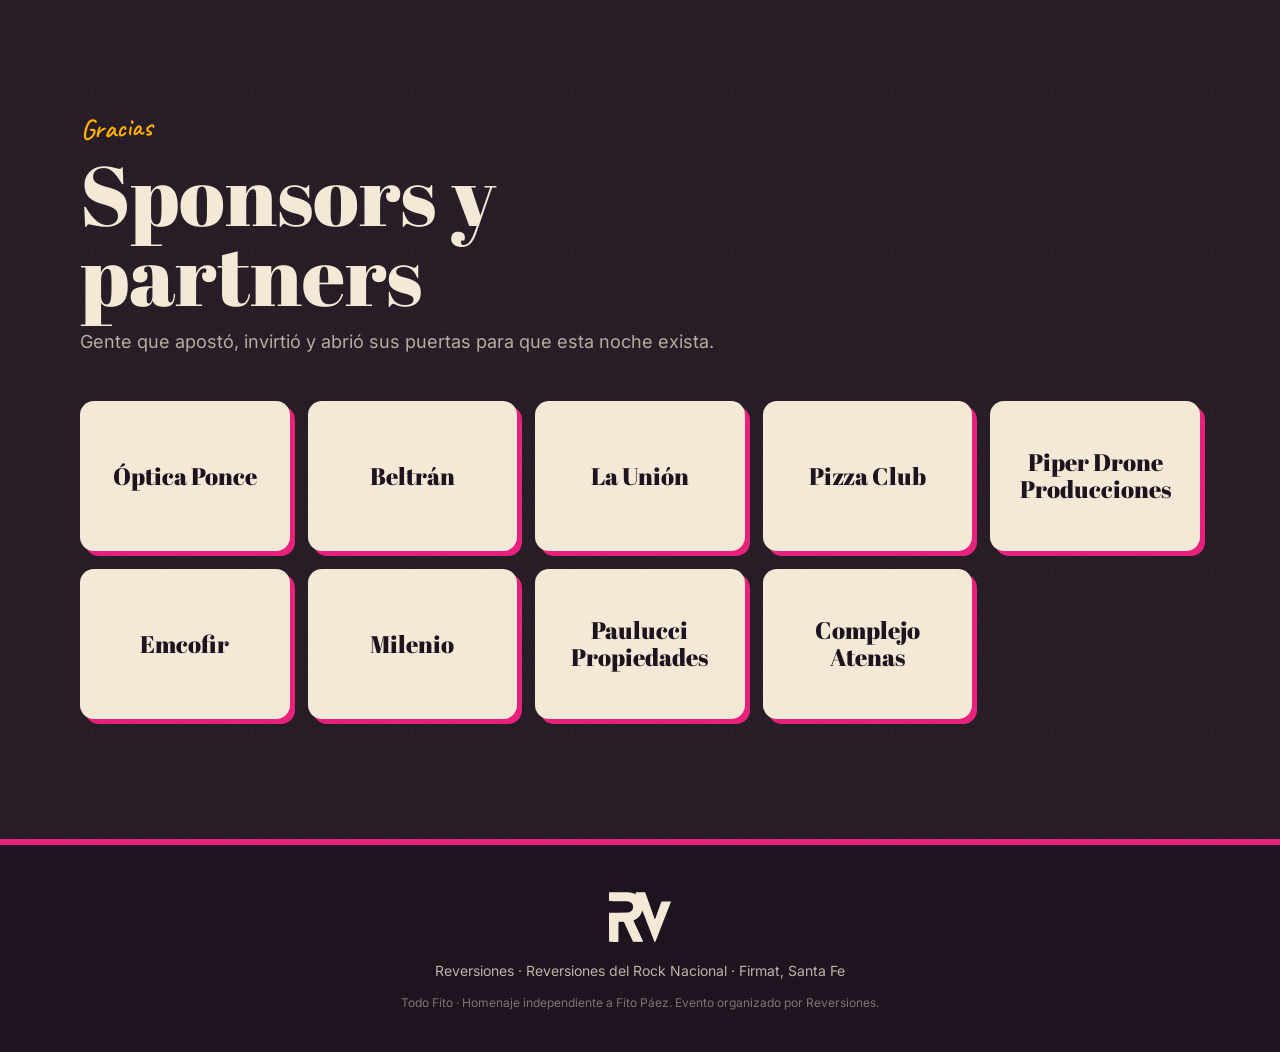
<file: eventos/fito-paez/index.html>
<!doctype html>
<html lang="es-AR">
<head>
  <meta charset="utf-8">
  <meta name="viewport" content="width=device-width, initial-scale=1">
  <title>Todo Fito · Homenaje a Fito Páez · Reversiones</title>
  <meta name="description" content="Todo Fito: Reversiones presenta un homenaje en vivo a Fito Páez en Firmat, Santa Fe. Fecha, cómo va a ser el show, puntos de venta de entradas y sponsors.">
  <meta name="theme-color" content="#f3e9d6">
  <meta property="og:title" content="Todo Fito · Homenaje a Fito Páez · Reversiones">
  <meta property="og:description" content="Una noche dedicada a las canciones de Fito Páez, en Firmat, Santa Fe.">
  <meta property="og:type" content="website">
  <link rel="icon" href="../../assets/img/favicon-32.png" sizes="32x32" type="image/png">
  <link rel="icon" href="../../assets/img/favicon.svg" type="image/svg+xml">
  <link rel="apple-touch-icon" href="../../assets/img/apple-touch-icon.png">
  <link rel="preload" href="../../assets/fonts/abril-fatface.woff2" as="font" type="font/woff2" crossorigin>
  <link rel="stylesheet" href="../../assets/css/fito.css">
</head>
<body>
  <svg width="0" height="0" style="position:absolute" aria-hidden="true">
    <symbol id="rv" viewBox="0 0 269 217"><path d="M6.3 212.8C5.8 212.6 5.2 212.1 4.9 211.7L4.4 211L4.4 151C4.4 102.1 4.4 91 4.7 90.7C5 90.4 12.4 90.3 43.3 90.2L81.6 90.1L85.4 89.3C97.9 86.6 104 80.6 105.3 69.6C106.9 55.3 99.6 46.4 83.1 42.7L80.6 42.1L42.8 42C5.4 41.9 5 41.9 4.6 41.4C4 40.6 4.2 6.4 4.8 5.4C5.8 3.9 3 4 45.2 4.1C86.8 4.1 85.1 4.1 93.4 5.5C97.6 6.3 105 8.2 107.4 9.1C108.5 9.6 109.7 10 110.1 10.1C110.5 10.2 112.2 10.9 113.8 11.8C118.4 14 118.6 13.9 117 9.6C115.8 6.4 115.8 5.6 116.6 4.7L117.3 4.1L135.8 4.1C149.4 4 154.6 4.1 155.1 4.3C156.1 4.7 156.6 5.6 157.6 8.4C158.1 9.8 158.9 12.2 159.5 13.8C160.1 15.3 161 17.9 161.5 19.4C162 20.9 162.9 23.4 163.5 24.9C164 26.4 165.3 29.9 166.2 32.6C167.2 35.4 169.1 40.7 170.5 44.5C171.8 48.3 173.9 54 175 57.1C176.1 60.3 177.2 63.3 177.4 63.8C177.6 64.2 178.4 66.4 179.1 68.6C179.9 70.8 181 74 181.6 75.6C182.2 77.3 183.3 80.2 183.9 82.1C185.8 87.2 189 96.2 189.5 97.6C190 98.8 195.2 113.5 196.2 116.2C197.2 119.3 197.6 118.9 200.1 111.8C201.2 108.8 202.2 105.8 202.5 105.1C203.5 102.5 204 101 207 92.6C208.7 88 210.5 82.9 211 81.5C211.5 80.1 213 75.8 214.4 72.1C215.7 68.4 217 64.6 217.4 63.8C217.7 62.9 218.9 59.5 220 56.4C222 50.7 223.8 45.8 224.3 44.4C224.9 42.9 223.9 43 244.8 43C266.9 43 265.1 42.8 264.1 45.3C263.1 48 259.6 57.3 258.5 60C257.9 61.4 256.9 64.2 256.1 66.1C255.4 68 254 71.5 253.1 73.9C252.2 76.2 251.3 78.7 251 79.4C250.7 80.1 250.1 81.8 249.5 83.2C248.9 84.7 247.9 87.5 247.1 89.5C246.3 91.5 245.5 93.8 245.1 94.6C244.1 97.3 240.7 106 238.6 111.4C237.9 113.3 236.7 116.5 235.9 118.4C233 126 231.4 129.9 229.1 135.9C225.3 145.9 224.8 147.1 222.8 152.2C221.8 154.9 220.7 157.6 220.5 158.2C220.2 158.9 219.2 161.6 218.1 164.4C215.7 170.6 215.4 171.6 213.7 175.9C210.9 182.9 210.4 184.1 210 185.4C209.7 186.1 208.9 188.2 208.2 190.1C207.4 192.1 205.7 196.6 204.3 200.1C199.8 211.7 199.7 212 198.9 212.6C198 213.3 196.2 213.3 195.4 212.5C194.7 211.8 194.2 210.8 189.9 199.4C189.4 198.1 188.3 195.2 187.4 192.9C184.8 186.3 183.6 183.2 182.4 179.8C182 178.9 181.6 177.7 181.4 177.2C180.9 176 178.7 170.4 177.1 166.1C176.3 164.1 175.3 161.5 174.9 160.5C174.5 159.5 173.9 157.7 173.5 156.6C173.1 155.5 171.8 152.3 170.7 149.4C169.6 146.5 168.2 142.9 167.6 141.4C166.7 139 163.2 129.9 161 124.1C160.6 123.2 159.2 119.5 157.9 116C156.5 112.5 154.8 107.9 153.9 105.8C153.1 103.6 152.2 101.2 151.9 100.4C148.6 91.8 145.5 83.9 145.1 82.9C144.5 81.5 143.9 81.7 143.4 83.4C138.2 101.6 128 113.4 110.8 120.9C108.8 121.8 107.4 122.5 107.4 122.8C107.2 123.2 114.3 139.2 118.5 148.1C119 149.2 120.1 151.6 121 153.5C121.9 155.4 123.4 158.7 124.5 161C125.6 163.3 126.8 166 127.3 167C127.8 168 129.8 172.4 131.8 176.6C136.5 186.6 138.2 190.3 139.7 193.6C140.4 195.1 142.3 199.4 144 203C147.8 211.2 147.9 212.3 145.3 213C144 213.3 108.4 213.3 107.2 213C105.4 212.5 105 211.8 102.1 205.6C100.5 202.3 98.5 198 97.6 196C96.7 194 95 190.3 93.9 187.9C91.3 182.2 84.6 167.8 82.9 164C81 160 79.9 157.6 78.3 154C75.4 147.8 69.2 134.3 68 131.8C67.3 130.4 66.6 129.2 66.3 129C65.5 128.6 45.2 128.6 44.6 129.1C44.1 129.5 44.1 130.2 44 170.5L43.9 211.5L43.3 212.1C42.2 213.2 41.7 213.2 24 213.2C8.4 213.2 7.1 213.2 6.3 212.8Z"/></symbol>
    <!-- Mariposa: dos alas que aletean por separado -->
    <symbol id="wing" viewBox="0 0 50 60"><path d="M50 28C44 6 30-2 14 2 2 5 0 18 8 26c6 5 22 5 36 4-14 3-28 8-30 18-2 10 12 12 20 4 8-7 14-16 16-20z"/><circle cx="16" cy="13" r="3.2" fill="#fffdf7" opacity=".85"/><circle cx="20" cy="45" r="2.4" fill="#fffdf7" opacity=".85"/></symbol>
    <linearGradient id="tecknicolor" x1="0" y1="0" x2="1" y2="1">
      <stop offset="0" stop-color="#ff2e88"/><stop offset=".35" stop-color="#ffb000"/><stop offset=".65" stop-color="#19c3d6"/><stop offset="1" stop-color="#7b3fe4"/>
    </linearGradient>
  </svg>

  <header class="top">
    <a href="../../" class="top__back" aria-label="Volver a Reversiones">
      <svg class="top__rv" viewBox="0 0 269 217" aria-hidden="true"><use href="#rv"/></svg>
      <span>← Volver a la web</span>
    </a>
    <span class="top__tag">Evento especial</span>
  </header>

  <main>
    <!-- ============ AFICHE ============ -->
    <section class="poster" id="inicio">
      <div class="poster__sun" aria-hidden="true"></div>
      <div class="poster__dots" aria-hidden="true"></div>
      <div class="butterflies" id="butterflies" aria-hidden="true"></div>

      <div class="poster__inner">
        <p class="poster__presenta" id="presenta"></p>
        <h1 class="poster__title" id="titulo"></h1>
        <p class="poster__bajada" id="bajada"></p>

        <div class="stamp" id="stamp" aria-hidden="true">
          <span class="stamp__day" id="stampDay"></span>
          <span class="stamp__month" id="stampMonth"></span>
        </div>

        <ul class="facts" id="facts"></ul>

        <div class="poster__cta" id="posterCta">
          <a href="#entradas" class="pill pill--ink">Dónde conseguir entradas</a>
          <a href="#show" class="pill">Cómo va a ser</a>
        </div>
      </div>

      <!-- Piano tocable -->
      <div class="piano-wrap">
        <p class="piano-hint">Tocá el piano ↓</p>
        <div class="piano" id="piano" role="group" aria-label="Piano: tocá las teclas"></div>
      </div>
    </section>

    <!-- Cinta de canciones -->
    <div class="ribbon" aria-hidden="true"><div class="ribbon__track" id="ribbon"></div></div>

    <!-- ============ CUENTA REGRESIVA / RECUERDO ============ -->
    <section class="band-strip" id="countdownWrap">
      <div class="wrap countdown">
        <p class="countdown__label" id="cdLabel">Faltan</p>
        <div class="countdown__nums">
          <div><b id="cdD">00</b><small>días</small></div>
          <div><b id="cdH">00</b><small>horas</small></div>
          <div><b id="cdM">00</b><small>min</small></div>
          <div><b id="cdS">00</b><small>seg</small></div>
        </div>
      </div>
    </section>

    <!-- ============ EL SHOW ============ -->
    <section class="sec" id="show">
      <div class="wrap">
        <header class="sec__head">
          <span class="sec__kicker">Lado A</span>
          <h2>Cómo va a ser</h2>
        </header>
        <div class="show">
          <p class="show__desc" id="descripcion"></p>
          <ol class="timeline" id="cronograma"></ol>
        </div>
      </div>
    </section>

    <!-- ============ INVITADOS ESPECIALES (raspadita) ============ -->
    <section class="sec sec--ink" id="invitados" hidden>
      <div class="wrap">
        <header class="sec__head">
          <span class="sec__kicker">Exclusivo</span>
          <h2>Invitados sorpresa</h2>
          <p class="sec__lead" id="invitadosLead">Son secretos. Leé la pista, raspá la tarjeta y descubrí quién se suma esa noche. Se van desbloqueando a medida que se acerca el show.</p>
          <p class="scratch-progress" id="invitadosProgreso" aria-live="polite"></p>
        </header>
        <div class="scratchers" id="invitadosList"></div>
      </div>
    </section>

    <!-- ============ EN ESCENA ============ -->
    <section class="sec sec--paper" id="banda">
      <div class="wrap">
        <header class="sec__head">
          <span class="sec__kicker">Lado B</span>
          <h2>En escena</h2>
          <p class="sec__lead">Reversiones completa, para una noche de canciones de Fito.</p>
        </header>
        <div class="polaroids" id="integrantes"></div>
      </div>
    </section>

    <!-- ============ ENTRADAS ============ -->
    <section class="sec" id="entradas">
      <div class="wrap">
        <header class="sec__head">
          <span class="sec__kicker">Entradas</span>
          <h2>Dónde conseguirlas</h2>
          <p class="sec__lead">Las entradas se venden solo en forma presencial, en estos puntos de venta.</p>
        </header>
        <div class="tickets" id="puntos"></div>
      </div>
    </section>

    <!-- ============ RECUERDO (después del evento) ============ -->
    <section class="sec sec--paper" id="recuerdo" hidden>
      <div class="wrap">
        <header class="sec__head">
          <span class="sec__kicker">Así se vivió</span>
          <h2 id="recuerdoMsg"></h2>
        </header>
        <div class="gallery" id="galeria"></div>
        <div class="memvideos" id="recuerdoVideos"></div>
      </div>
    </section>

    <!-- ============ SPONSORS ============ -->
    <section class="sec sec--ink" id="sponsors">
      <div class="wrap">
        <header class="sec__head">
          <span class="sec__kicker">Gracias</span>
          <h2>Sponsors y partners</h2>
          <p class="sec__lead">Gente que apostó, invirtió y abrió sus puertas para que esta noche exista.</p>
        </header>
        <div class="sponsors" id="sponsorList"></div>
      </div>
    </section>
  </main>

  <footer class="foot">
    <a href="../../" class="foot__rv" aria-label="Reversiones">
      <svg viewBox="0 0 269 217" aria-hidden="true"><use href="#rv"/></svg>
    </a>
    <p>Reversiones · Reversiones del Rock Nacional · Firmat, Santa Fe</p>
    <p class="foot__small">Todo Fito · Homenaje independiente a Fito Páez. Evento organizado por Reversiones.</p>
  </footer>

  <script src="../../assets/js/content.js"></script>
  <script src="../../assets/js/evento-fito.js"></script>
  <script src="../../assets/js/fito.js"></script>
</body>
</html>
</file>
<file: assets/css/styles.css>
/* =====================================================================
   REVERSIONES · Estilos
   Estética: estudio de grabación / backline. Metal cepillado, LEDs,
   VU meters, displays LCD y luces de escenario.
   ===================================================================== */

/* Fuentes alojadas localmente (Google Fonts, licencia SIL OFL) */
@font-face { font-family: "Bebas Neue"; font-style: normal; font-weight: 400; font-display: swap; src: url("../fonts/bebas-neue.woff2") format("woff2"); }
@font-face { font-family: "Inter"; font-style: normal; font-weight: 400 700; font-display: swap; src: url("../fonts/inter.woff2") format("woff2"); }
@font-face { font-family: "Share Tech Mono"; font-style: normal; font-weight: 400; font-display: swap; src: url("../fonts/share-tech-mono.woff2") format("woff2"); }

@font-face { font-family: "Abril Fatface"; font-style: normal; font-weight: 400; font-display: swap; src: url("../fonts/abril-fatface.woff2") format("woff2"); }
@font-face { font-family: "Caveat"; font-style: normal; font-weight: 600; font-display: swap; src: url("../fonts/caveat.woff2") format("woff2"); }

:root {
  --bg: #0a0a0c;
  --bg-2: #111216;
  --panel: #17181d;
  --panel-2: #1f2027;
  --line: #2a2c35;
  --text: #ecebe6;
  --muted: #9a9aa3;
  --amber: #ffb000;
  --amber-soft: rgba(255, 176, 0, 0.15);
  --red: #ff3b30;
  --green: #39ff8c;
  --cyan: #22d3ee;
  --metal: linear-gradient(180deg, #3a3c44 0%, #24252b 45%, #1b1c21 100%);
  --brushed: repeating-linear-gradient(90deg, rgba(255, 255, 255, 0.025) 0 1px, transparent 1px 3px);
  --radius: 14px;
  --font-display: "Bebas Neue", "Arial Narrow", "Roboto Condensed", sans-serif;
  --font-mono: "Share Tech Mono", ui-monospace, Menlo, monospace;
  --font-body: "Inter", system-ui, -apple-system, Segoe UI, Roboto, sans-serif;
  --shadow: 0 20px 50px -20px rgba(0, 0, 0, 0.8);
  --ease: cubic-bezier(0.2, 0.8, 0.2, 1);
  color-scheme: dark;
}

*,
*::before,
*::after {
  box-sizing: border-box;
}

html {
  scroll-behavior: smooth;
  -webkit-text-size-adjust: 100%;
}

html,
body {
  overflow-x: clip;
}

body {
  margin: 0;
  background: var(--bg);
  color: var(--text);
  font-family: var(--font-body);
  font-size: 16px;
  line-height: 1.6;
  overflow-x: hidden;
  -webkit-font-smoothing: antialiased;
}

body.menu-open {
  overflow: hidden;
}

img {
  max-width: 100%;
  display: block;
}

a {
  color: inherit;
}

button {
  font: inherit;
  color: inherit;
}

[hidden] {
  display: none !important;
}

:focus-visible {
  outline: 2px solid var(--amber);
  outline-offset: 3px;
}

::selection {
  background: var(--amber);
  color: #000;
}

.container {
  width: min(1200px, 100% - 32px);
  margin-inline: auto;
}

/* ---------- LEDs ---------- */
.led {
  display: inline-block;
  width: 8px;
  height: 8px;
  border-radius: 50%;
  background: #2a3a2f;
  box-shadow: inset 0 1px 2px rgba(0, 0, 0, 0.6);
  flex: none;
}
.led--on {
  background: var(--green);
  box-shadow: 0 0 6px var(--green), 0 0 14px rgba(57, 255, 140, 0.5);
}
.led--on.led--red {
  background: var(--red);
  box-shadow: 0 0 6px var(--red), 0 0 14px rgba(255, 59, 48, 0.6);
  animation: blink 1.2s steps(2, start) infinite;
}
.led--on.led--amber {
  background: var(--amber);
  box-shadow: 0 0 6px var(--amber), 0 0 14px rgba(255, 176, 0, 0.5);
}
@keyframes blink {
  to {
    opacity: 0.25;
  }
}

/* ---------- Botones ---------- */
.btn {
  --b: var(--amber);
  display: inline-flex;
  align-items: center;
  gap: 10px;
  padding: 14px 24px;
  border-radius: 999px;
  border: 1.5px solid var(--b);
  font-family: var(--font-mono);
  font-size: 15px;
  letter-spacing: 0.08em;
  text-transform: uppercase;
  text-decoration: none;
  cursor: pointer;
  transition: transform 0.2s var(--ease), box-shadow 0.25s, background 0.25s, color 0.25s;
  position: relative;
  overflow: hidden;
  background: transparent;
}
.btn svg {
  width: 18px;
  height: 18px;
  fill: none;
  stroke: currentColor;
  stroke-width: 2;
  stroke-linecap: round;
  stroke-linejoin: round;
}
.btn--primary {
  background: var(--amber);
  color: #111;
  box-shadow: 0 0 0 0 rgba(255, 176, 0, 0.5), 0 10px 30px -10px rgba(255, 176, 0, 0.6);
}
.btn--primary .led--on {
  background: #111;
  box-shadow: none;
  animation: blink 0.8s steps(2, start) infinite;
}
.btn--primary:hover {
  transform: translateY(-2px);
  box-shadow: 0 0 0 6px rgba(255, 176, 0, 0.15), 0 16px 40px -10px rgba(255, 176, 0, 0.8);
}
.btn--ghost {
  color: var(--text);
  border-color: rgba(255, 255, 255, 0.25);
  background: rgba(255, 255, 255, 0.03);
  backdrop-filter: blur(6px);
}
.btn--ghost:hover,
.btn--ghost[aria-pressed="true"] {
  border-color: var(--amber);
  color: var(--amber);
  transform: translateY(-2px);
}
.btn--ghost[aria-pressed="true"] svg {
  filter: drop-shadow(0 0 4px var(--amber));
}
.btn--small {
  padding: 9px 16px;
  font-size: 13px;
}
.btn:active {
  transform: translateY(1px) scale(0.98);
}

/* ---------- Loader ---------- */
.loader {
  position: fixed;
  inset: 0;
  z-index: 100;
  display: grid;
  place-items: center;
  background: var(--bg);
  transition: opacity 0.6s var(--ease), visibility 0.6s;
}
.loader.is-done {
  opacity: 0;
  visibility: hidden;
}
.loader__inner {
  text-align: center;
  font-family: var(--font-mono);
}
.loader__logo {
  display: block;
  width: 120px;
  height: 97px;
  margin: 0 auto 14px;
  fill: var(--text);
  filter: drop-shadow(0 0 18px rgba(255, 176, 0, 0.35));
  animation: logoPulse 1s ease-in-out infinite alternate;
}
@keyframes logoPulse {
  to {
    filter: drop-shadow(0 0 30px rgba(255, 176, 0, 0.7));
    transform: scale(1.04);
  }
}
.loader__label {
  font-family: var(--font-display);
  font-size: 54px;
  letter-spacing: 0.2em;
  color: var(--amber);
  text-shadow: 0 0 20px rgba(255, 176, 0, 0.5);
}
.loader__meter {
  display: flex;
  gap: 5px;
  justify-content: center;
  height: 60px;
  align-items: flex-end;
  margin: 18px 0;
}
.loader__meter span {
  width: 10px;
  border-radius: 2px;
  background: linear-gradient(0deg, var(--green) 0 60%, var(--amber) 60% 85%, var(--red) 85%);
  animation: eqbar 0.9s ease-in-out infinite alternate;
}
.loader__meter span:nth-child(odd) {
  animation-duration: 0.6s;
}
.loader__meter span:nth-child(3n) {
  animation-duration: 1.1s;
}
.loader__meter span:nth-child(4n) {
  animation-delay: -0.4s;
}
@keyframes eqbar {
  from {
    height: 10%;
  }
  to {
    height: 100%;
  }
}
.loader__count {
  color: var(--muted);
  letter-spacing: 0.15em;
  text-transform: uppercase;
  font-size: 13px;
}

/* ---------- Barra de scroll ---------- */
.scroll-vu {
  position: fixed;
  top: 0;
  left: 0;
  right: 0;
  height: 3px;
  z-index: 60;
  pointer-events: none;
}
.scroll-vu span {
  display: block;
  height: 100%;
  transform-origin: left;
  transform: scaleX(0);
  background: linear-gradient(90deg, var(--green), var(--amber) 70%, var(--red));
  box-shadow: 0 0 10px rgba(255, 176, 0, 0.6);
}

/* ---------- NAV ---------- */
.nav {
  position: fixed;
  top: 0;
  left: 0;
  right: 0;
  z-index: 50;
  display: flex;
  align-items: center;
  justify-content: space-between;
  padding: 18px max(16px, calc((100% - 1200px) / 2));
  transition: background 0.3s, padding 0.3s, border-color 0.3s;
  border-bottom: 1px solid transparent;
}
.nav.is-scrolled {
  background: rgba(10, 10, 12, 0.82);
  backdrop-filter: blur(14px) saturate(1.4);
  padding-block: 10px;
  border-color: var(--line);
}
.nav__logo {
  display: flex;
  align-items: center;
  gap: 10px;
  text-decoration: none;
  font-family: var(--font-display);
  font-size: 28px;
  letter-spacing: 0.08em;
}
.nav__rv {
  width: 40px;
  height: 32px;
  fill: currentColor;
  transition: fill 0.1s, filter 0.1s;
}
.beat .nav__rv {
  fill: var(--amber);
  filter: drop-shadow(0 0 6px var(--amber));
}
.nav__menu {
  display: flex;
  gap: 6px;
  align-items: center;
}
.nav__menu a {
  display: flex;
  align-items: center;
  gap: 6px;
  padding: 8px 12px;
  border-radius: 8px;
  text-decoration: none;
  font-size: 14px;
  font-weight: 500;
  color: var(--muted);
  transition: color 0.2s, background 0.2s;
}
.nav__menu a i {
  font-style: normal;
  font-family: var(--font-mono);
  font-size: 10px;
  color: var(--amber);
  opacity: 0.6;
}
.nav__menu a:hover,
.nav__menu a.is-active {
  color: var(--text);
  background: rgba(255, 255, 255, 0.05);
}
.nav__menu a.is-active i {
  opacity: 1;
  text-shadow: 0 0 8px var(--amber);
}
.nav__menu .nav__cta {
  color: #111;
  background: var(--amber);
  font-family: var(--font-mono);
  text-transform: uppercase;
  letter-spacing: 0.08em;
  padding-inline: 16px;
  margin-left: 8px;
}
.nav__menu .nav__cta:hover {
  background: #ffc433;
  color: #111;
}
.nav__menu .nav__cta i.rec {
  width: 8px;
  height: 8px;
  border-radius: 50%;
  background: var(--red);
  opacity: 1;
  animation: blink 1s steps(2, start) infinite;
}
.nav__toggle {
  display: none;
  width: 44px;
  height: 44px;
  border: 1px solid var(--line);
  border-radius: 10px;
  background: var(--panel);
  cursor: pointer;
  flex-direction: column;
  justify-content: center;
  align-items: center;
  gap: 5px;
}
.nav__toggle span {
  width: 20px;
  height: 2px;
  background: var(--text);
  transition: transform 0.3s, opacity 0.3s;
}
.nav__toggle[aria-expanded="true"] span:nth-child(1) {
  transform: translateY(7px) rotate(45deg);
}
.nav__toggle[aria-expanded="true"] span:nth-child(2) {
  opacity: 0;
}
.nav__toggle[aria-expanded="true"] span:nth-child(3) {
  transform: translateY(-7px) rotate(-45deg);
}

@media (max-width: 900px) {
  .nav__toggle {
    display: flex;
    position: relative;
    z-index: 2;
  }
  .nav__menu {
    position: fixed;
    inset: 0;
    flex-direction: column;
    justify-content: center;
    gap: 8px;
    background: rgba(10, 10, 12, 0.97);
    backdrop-filter: blur(12px);
    opacity: 0;
    visibility: hidden;
    transition: opacity 0.3s, visibility 0.3s;
  }
  .nav__menu.is-open {
    opacity: 1;
    visibility: visible;
  }
  .nav__menu a {
    font-family: var(--font-display);
    font-size: 38px;
    letter-spacing: 0.05em;
    color: var(--text);
  }
  .nav__menu a i {
    font-size: 13px;
  }
  .nav__menu .nav__cta {
    font-size: 30px;
    margin: 16px 0 0;
  }
}

/* ---------- HERO ---------- */
.hero {
  position: relative;
  min-height: 100svh;
  display: grid;
  place-items: center;
  overflow: hidden;
  isolation: isolate;
  background:
    radial-gradient(ellipse 60% 50% at 50% 30%, rgba(255, 176, 0, 0.14), transparent 70%),
    radial-gradient(ellipse 50% 60% at 15% 100%, rgba(255, 59, 48, 0.14), transparent 70%),
    radial-gradient(ellipse 50% 60% at 85% 100%, rgba(34, 211, 238, 0.1), transparent 70%),
    var(--bg);
}
/* Luces de escenario */
.hero::before,
.hero::after {
  content: "";
  position: absolute;
  top: -10%;
  width: 40vw;
  height: 130%;
  background: linear-gradient(180deg, rgba(255, 210, 120, 0.22), transparent 75%);
  clip-path: polygon(45% 0, 55% 0, 100% 100%, 0 100%);
  filter: blur(8px);
  z-index: -1;
  transform-origin: 50% 0;
  mix-blend-mode: screen;
}
.hero::before {
  left: 5%;
  animation: spot 7s ease-in-out infinite alternate;
}
.hero::after {
  right: 5%;
  background: linear-gradient(180deg, rgba(255, 80, 60, 0.2), transparent 75%);
  animation: spot 8s ease-in-out infinite alternate-reverse;
}
@keyframes spot {
  from {
    transform: rotate(-18deg);
  }
  to {
    transform: rotate(18deg);
  }
}
.is-playing .hero::before,
.is-playing .hero::after {
  animation-duration: 2s;
}
.hero__canvas {
  position: absolute;
  inset: 0;
  width: 100%;
  height: 100%;
  z-index: -1;
  opacity: 0.9;
}
.hero__grid {
  position: absolute;
  inset: 0;
  z-index: -2;
  background-image:
    linear-gradient(rgba(255, 255, 255, 0.035) 1px, transparent 1px),
    linear-gradient(90deg, rgba(255, 255, 255, 0.035) 1px, transparent 1px);
  background-size: 48px 48px;
  mask-image: radial-gradient(ellipse at center, #000 30%, transparent 75%);
}
.hero__content {
  text-align: center;
  padding: 120px 16px 160px;
  position: relative;
}
.hero__content::before {
  content: "";
  position: absolute;
  inset: 18% -10% 22%;
  z-index: -1;
  background: radial-gradient(ellipse closest-side, rgba(10, 10, 12, 0.75), transparent);
  pointer-events: none;
}
.hero__badge {
  position: relative;
  width: 112px;
  height: 112px;
  margin: 0 auto 22px;
  border-radius: 50%;
  background: #000;
  display: grid;
  place-items: center;
  box-shadow: 0 0 0 1px rgba(255, 255, 255, 0.08), 0 10px 40px rgba(0, 0, 0, 0.7);
  transition: transform 0.08s;
}
.beat .hero__badge {
  transform: scale(1.08);
}
.hero__rv {
  width: 62px;
  height: 50px;
  fill: #f2f2f2;
}
.hero__kicker {
  display: inline-flex;
  align-items: center;
  gap: 10px;
  font-family: var(--font-mono);
  letter-spacing: 0.25em;
  font-size: 13px;
  color: var(--muted);
  border: 1px solid var(--line);
  padding: 6px 14px;
  border-radius: 999px;
  background: rgba(0, 0, 0, 0.4);
  margin: 0 0 20px;
}
.hero__title {
  font-family: var(--font-display);
  font-weight: 400;
  font-size: clamp(64px, 17vw, 230px);
  line-height: 0.85;
  letter-spacing: 0.02em;
  margin: 0;
  background: linear-gradient(180deg, #fff 30%, #c9c3b5 60%, #6d6a63 100%);
  -webkit-background-clip: text;
  background-clip: text;
  color: transparent;
  filter: drop-shadow(0 6px 30px rgba(255, 176, 0, 0.25));
  position: relative;
  transition: transform 0.08s;
}
.beat .hero__title {
  transform: scale(1.025);
}
.glitch::before,
.glitch::after {
  content: attr(data-text);
  position: absolute;
  inset: 0;
  -webkit-background-clip: text;
  background-clip: text;
  color: transparent;
  pointer-events: none;
}
.glitch::before {
  background-image: linear-gradient(var(--red), var(--red));
  animation: glitch 3.5s infinite steps(1);
  mix-blend-mode: screen;
  opacity: 0.7;
}
.glitch::after {
  background-image: linear-gradient(var(--cyan), var(--cyan));
  animation: glitch 3.5s infinite steps(1) reverse;
  mix-blend-mode: screen;
  opacity: 0.6;
}
@keyframes glitch {
  0%, 88%, 100% {
    clip-path: inset(100% 0 0 0);
    transform: none;
  }
  89% {
    clip-path: inset(10% 0 70% 0);
    transform: translate(-6px, 0);
  }
  91% {
    clip-path: inset(55% 0 20% 0);
    transform: translate(6px, 0);
  }
  93% {
    clip-path: inset(30% 0 45% 0);
    transform: translate(-3px, 0);
  }
  95% {
    clip-path: inset(80% 0 5% 0);
    transform: translate(4px, 0);
  }
}
.hero__subtitle {
  font-family: var(--font-mono);
  font-size: clamp(14px, 2.2vw, 22px);
  letter-spacing: 0.35em;
  text-transform: uppercase;
  color: var(--amber);
  margin: 18px 0 36px;
  text-shadow: 0 0 18px rgba(255, 176, 0, 0.5);
}
.hero__actions {
  display: flex;
  gap: 14px;
  justify-content: center;
  flex-wrap: wrap;
}
/* Display "sonando ahora" del tema real */
.nowplaying {
  position: relative;
  display: inline-flex;
  align-items: center;
  gap: 12px;
  margin-top: 22px;
  padding: 10px 16px 12px;
  border-radius: 10px;
  background: #0b1a10;
  border: 1px solid rgba(57, 255, 140, 0.2);
  box-shadow: inset 0 2px 10px rgba(0, 0, 0, 0.9);
  font-family: var(--font-mono);
  color: var(--green);
  text-shadow: 0 0 8px rgba(57, 255, 140, 0.6);
  max-width: 100%;
  overflow: hidden;
}
.nowplaying__eq {
  display: flex;
  align-items: flex-end;
  gap: 2px;
  height: 16px;
}
.nowplaying__eq i {
  width: 3px;
  background: var(--green);
  animation: eqbar 0.7s ease-in-out infinite alternate;
}
.nowplaying__eq i:nth-child(2) { animation-duration: 0.5s; }
.nowplaying__eq i:nth-child(3) { animation-duration: 0.9s; }
.nowplaying__eq i:nth-child(4) { animation-duration: 0.6s; }
.nowplaying.is-paused .nowplaying__eq i {
  animation-play-state: paused;
}
.nowplaying__text {
  display: flex;
  flex-direction: column;
  text-align: left;
  min-width: 0;
  line-height: 1.25;
}
.nowplaying__text b {
  font-weight: 400;
  letter-spacing: 0.08em;
  white-space: nowrap;
  overflow: hidden;
  text-overflow: ellipsis;
}
.nowplaying__text small {
  font-size: 11px;
  opacity: 0.7;
}
.nowplaying__time {
  font-size: 13px;
  white-space: nowrap;
}
.nowplaying__bar {
  position: absolute;
  left: 0;
  right: 0;
  bottom: 0;
  height: 3px;
  background: rgba(57, 255, 140, 0.12);
}
.nowplaying__bar i {
  display: block;
  height: 100%;
  background: var(--green);
  transform-origin: left;
  transform: scaleX(0);
}

.hero__vus {
  position: absolute;
  bottom: 28px;
  left: 50%;
  transform: translateX(-50%);
  display: flex;
  gap: 16px;
}
.vu {
  position: relative;
  width: 150px;
  height: 84px;
  border-radius: 10px 10px 6px 6px;
  background: radial-gradient(ellipse at 50% 110%, #f6e7c4 0%, #e9d3a1 55%, #c9ac6b 100%);
  border: 6px solid #1b1c21;
  box-shadow: inset 0 0 18px rgba(120, 70, 0, 0.5), 0 0 30px rgba(255, 176, 0, 0.2), 0 0 0 1px #3a3c44;
  overflow: hidden;
}
.vu::before {
  content: "";
  position: absolute;
  left: 50%;
  bottom: -60px;
  width: 200px;
  height: 200px;
  transform: translateX(-50%);
  border-radius: 50%;
  border-top: 2px solid #222;
  clip-path: inset(0 0 72% 0);
}
.vu::after {
  content: "VU";
  position: absolute;
  bottom: 6px;
  left: 50%;
  transform: translateX(-50%);
  font-family: var(--font-mono);
  font-size: 11px;
  color: #333;
}
.vu__scale {
  position: absolute;
  top: 8px;
  left: 10px;
  right: 10px;
  display: flex;
  justify-content: space-between;
  font-family: var(--font-mono);
  font-size: 9px;
  color: #333;
}
.vu__scale .hot {
  color: #c0201a;
}
.vu__needle {
  position: absolute;
  left: 50%;
  bottom: -14px;
  width: 2px;
  height: 84px;
  margin-left: -1px;
  background: #111;
  transform-origin: 50% 100%;
  transform: rotate(-50deg);
}
.vu__label {
  position: absolute;
  bottom: 4px;
  right: 8px;
  font-family: var(--font-mono);
  font-size: 10px;
  color: #6a5a30;
}
.hero__scroll {
  position: absolute;
  right: 24px;
  bottom: 28px;
  display: flex;
  flex-direction: column;
  align-items: center;
  gap: 4px;
  font-family: var(--font-mono);
  font-size: 10px;
  letter-spacing: 0.3em;
  color: var(--muted);
  text-decoration: none;
  writing-mode: vertical-rl;
}
.hero__scroll svg {
  width: 20px;
  height: 20px;
  fill: none;
  stroke: currentColor;
  stroke-width: 2;
  animation: bounce 1.6s infinite;
  writing-mode: horizontal-tb;
}
@keyframes bounce {
  50% {
    transform: translateY(6px);
  }
}
@media (max-width: 600px) {
  .vu {
    width: 118px;
    height: 70px;
  }
  .vu__needle {
    height: 70px;
  }
  .hero__scroll {
    display: none;
  }
  .hero__content {
    padding-bottom: 130px;
  }
  .hero__kicker {
    font-size: 10px;
    letter-spacing: 0.14em;
    white-space: nowrap;
  }
  .hero__subtitle {
    letter-spacing: 0.2em;
  }
}

/* ---------- MARQUEE ---------- */
.marquee {
  overflow: hidden;
  border-block: 1px solid var(--line);
  background: var(--amber);
  color: #111;
  padding: 14px 0;
  transform: rotate(-1.5deg) scale(1.03);
  margin-block: -10px;
  position: relative;
  z-index: 2;
  box-shadow: 0 10px 40px -10px rgba(255, 176, 0, 0.5);
}
.marquee__track {
  display: flex;
  width: max-content;
  gap: 28px;
  align-items: center;
  animation: marquee 40s linear infinite;
  font-family: var(--font-display);
  font-size: 30px;
  letter-spacing: 0.05em;
  white-space: nowrap;
}
.marquee__track i {
  font-style: normal;
  font-size: 18px;
}
@keyframes marquee {
  to {
    transform: translateX(-50%);
  }
}
.marquee:hover .marquee__track {
  animation-play-state: paused;
}

/* ---------- BANNER DEL EVENTO ESPECIAL (estilo de la subpágina) ---------- */
.event-banner-wrap {
  padding: 70px 0 0;
}
.event-banner {
  position: relative;
  display: grid;
  grid-template-columns: auto 1fr auto;
  align-items: center;
  gap: 26px;
  padding: 24px 30px;
  border-radius: 18px;
  text-decoration: none;
  color: #1d1420;
  background:
    repeating-conic-gradient(from 0deg at 0% 50%, rgba(255, 176, 0, 0.18) 0 5deg, transparent 5deg 10deg),
    #f3e9d6;
  border: 3px solid #1d1420;
  box-shadow: 8px 8px 0 #e8217c;
  overflow: hidden;
  transition: translate 0.2s, box-shadow 0.2s, opacity 0.8s var(--ease);
}
.event-banner:hover {
  translate: -3px -3px;
  box-shadow: 11px 11px 0 #14b8c9;
}
.event-banner__stamp {
  display: grid;
  place-content: center;
  width: 92px;
  height: 92px;
  border-radius: 50%;
  background: #d7263d;
  color: #f3e9d6;
  text-align: center;
  rotate: -8deg;
  border: 3px dashed rgba(243, 233, 214, 0.7);
  box-shadow: 0 0 0 4px #d7263d;
}
.event-banner__stamp b {
  font-family: "Abril Fatface", Georgia, serif;
  font-weight: 400;
  font-size: 42px;
  line-height: 0.9;
}
.event-banner__stamp small {
  font-weight: 700;
  font-size: 11px;
  letter-spacing: 0.2em;
  text-transform: uppercase;
}
.event-banner__text {
  display: flex;
  flex-direction: column;
  min-width: 0;
}
.event-banner__kicker {
  font-family: "Caveat", cursive;
  font-size: 24px;
  color: #e8217c;
  line-height: 1;
}
.event-banner__title {
  font-family: "Abril Fatface", Georgia, serif;
  font-size: clamp(30px, 4.4vw, 52px);
  line-height: 1;
  text-shadow: 0.04em 0.04em 0 #e8217c, 0.08em 0.08em 0 #14b8c9;
  margin: 4px 0 8px;
}
.event-banner__info {
  font-weight: 600;
  color: #4a3a40;
}
.event-banner__cta {
  padding: 12px 20px;
  border-radius: 999px;
  background: #1d1420;
  color: #f3e9d6;
  font-weight: 700;
  white-space: nowrap;
  box-shadow: 4px 4px 0 #ffb000;
}
.nav__menu .nav__event {
  color: #ff5fa8;
}
.nav__menu .nav__event i {
  color: #ff5fa8;
  opacity: 1;
  font-size: 12px;
}
@media (max-width: 760px) {
  .event-banner {
    grid-template-columns: auto 1fr;
    padding: 20px;
    gap: 16px;
  }
  .event-banner__stamp {
    width: 70px;
    height: 70px;
  }
  .event-banner__stamp b {
    font-size: 32px;
  }
  .event-banner__cta {
    grid-column: 1 / -1;
    justify-self: start;
  }
}

/* ---------- SECCIONES ---------- */
.section {
  padding: clamp(80px, 12vw, 140px) 0;
  position: relative;
}
.section--dark {
  background:
    var(--brushed),
    linear-gradient(180deg, var(--bg-2), #0d0e11);
  border-block: 1px solid var(--line);
}
.section__head {
  margin-bottom: 48px;
  max-width: 720px;
}
.ch {
  display: inline-flex;
  align-items: center;
  gap: 8px;
  font-family: var(--font-mono);
  font-size: 12px;
  letter-spacing: 0.25em;
  color: var(--amber);
  padding: 4px 10px;
  border: 1px solid rgba(255, 176, 0, 0.35);
  border-radius: 4px;
  background: var(--amber-soft);
}
.ch--rec {
  color: var(--red);
  border-color: rgba(255, 59, 48, 0.4);
  background: rgba(255, 59, 48, 0.1);
  animation: recpulse 1.6s ease-in-out infinite;
}
@keyframes recpulse {
  50% {
    opacity: 0.55;
  }
}
.section__head h2 {
  font-family: var(--font-display);
  font-weight: 400;
  font-size: clamp(48px, 8vw, 96px);
  line-height: 0.95;
  letter-spacing: 0.02em;
  margin: 14px 0 0;
}
.section__lead {
  color: var(--muted);
  font-size: 18px;
  margin: 12px 0 0;
}

/* Reveal */
.reveal {
  opacity: 0;
  transform: translateY(30px);
  transition: opacity 0.8s var(--ease), transform 0.8s var(--ease);
}
.reveal.is-visible {
  opacity: 1;
  transform: none;
}

/* ---------- BANDA ---------- */
.about {
  display: grid;
  grid-template-columns: 1.1fr 0.9fr;
  gap: 60px;
  align-items: center;
}
.about__text p {
  font-size: clamp(18px, 2vw, 22px);
  line-height: 1.6;
  margin: 0;
  color: #d8d6cf;
}
.about__tags {
  list-style: none;
  padding: 0;
  margin: 28px 0 0;
  display: flex;
  flex-wrap: wrap;
  gap: 8px;
}
.about__tags li {
  font-family: var(--font-mono);
  font-size: 13px;
  letter-spacing: 0.1em;
  text-transform: uppercase;
  padding: 6px 12px;
  border-radius: 4px;
  border: 1px solid var(--line);
  background: var(--panel);
}
.turntable {
  position: relative;
  aspect-ratio: 1.15;
  max-width: 460px;
  margin-inline: auto;
  border-radius: 18px;
  background: var(--brushed), linear-gradient(145deg, #2b2c33, #15161a);
  border: 1px solid #3a3c44;
  box-shadow: var(--shadow), inset 0 1px 0 rgba(255, 255, 255, 0.08);
  padding: 7%;
}
.vinyl {
  --spin: 1.8s;
  display: block;
  padding: 0;
  border: 0;
  cursor: pointer;
  width: 78%;
  aspect-ratio: 1;
  border-radius: 50%;
  background:
    radial-gradient(circle, transparent 0 31%, rgba(255, 255, 255, 0.04) 31.5%, transparent 32%),
    repeating-radial-gradient(circle, #111 0 2px, #1a1a1a 2px 3px),
    #111;
  box-shadow: 0 10px 30px rgba(0, 0, 0, 0.7), inset 0 0 0 6px #0a0a0a;
  position: relative;
  animation: spin var(--spin) linear infinite;
  animation-play-state: paused;
  transition: box-shadow 0.3s;
}
/* Gira solo mientras suena */
.is-playing .vinyl {
  animation-play-state: running;
}
.vinyl:hover {
  box-shadow: 0 10px 30px rgba(0, 0, 0, 0.7), inset 0 0 0 6px #0a0a0a, 0 0 0 3px rgba(255, 176, 0, 0.35);
}
.vinyl::after {
  content: "";
  position: absolute;
  inset: 0;
  border-radius: 50%;
  background: conic-gradient(from 30deg, transparent 0 10%, rgba(255, 255, 255, 0.09) 15%, transparent 22% 55%, rgba(255, 255, 255, 0.07) 62%, transparent 70%);
}
.vinyl__label {
  position: absolute;
  inset: 33%;
  border-radius: 50%;
  background: radial-gradient(circle, #111 0 6%, var(--amber) 7% 100%);
  display: grid;
  place-content: center;
  text-align: center;
  color: #111;
  font-family: var(--font-display);
  font-size: clamp(12px, 2vw, 18px);
  line-height: 1;
}
.vinyl__rv {
  width: clamp(34px, 6vw, 48px);
  height: clamp(27px, 4.85vw, 39px);
  margin: 0 auto;
  fill: #111;
  transform: translateY(-8px);
}
.vinyl__label small {
  font-family: var(--font-mono);
  font-size: 7px;
  transform: translateY(8px);
}
@keyframes spin {
  to {
    transform: rotate(360deg);
  }
}
.tonearm {
  position: absolute;
  top: 9%;
  right: 13%;
  width: 6%;
  height: 58%;
  transform-origin: 50% 6%;
  transform: rotate(22deg);
  transition: transform 1s var(--ease);
}
.tonearm::before {
  content: "";
  position: absolute;
  top: 0;
  left: 50%;
  width: 26px;
  height: 26px;
  transform: translateX(-50%);
  border-radius: 50%;
  background: radial-gradient(circle, #888 0 30%, #444 32% 100%);
  box-shadow: 0 4px 10px rgba(0, 0, 0, 0.6);
}
.tonearm::after {
  content: "";
  position: absolute;
  top: 10px;
  left: 50%;
  width: 5px;
  height: 100%;
  transform: translateX(-50%);
  background: linear-gradient(90deg, #999, #ddd, #888);
  border-radius: 3px;
  box-shadow: 4px 8px 10px rgba(0, 0, 0, 0.5);
}
.turntable__pitch {
  position: absolute;
  right: 5%;
  bottom: 6%;
  display: flex;
  flex-direction: column;
  align-items: center;
  gap: 6px;
}
.turntable__lcd {
  min-width: 64px;
  padding: 3px 6px;
  border-radius: 4px;
  background: #0b1a10;
  box-shadow: inset 0 1px 4px rgba(0, 0, 0, 0.9);
  font-family: var(--font-mono);
  font-size: 12px;
  text-align: center;
  color: var(--green);
  text-shadow: 0 0 6px rgba(57, 255, 140, 0.6);
}
.turntable__lcd.is-off-center {
  color: var(--amber);
  text-shadow: 0 0 6px rgba(255, 176, 0, 0.6);
}
.turntable__start {
  position: absolute;
  left: 6%;
  bottom: 6%;
  display: inline-flex;
  align-items: center;
  gap: 8px;
  padding: 8px 12px;
  border-radius: 6px;
  border: 1px solid #44464f;
  background: linear-gradient(180deg, #3a3c44, #23242a);
  box-shadow: 0 3px 0 #111, 0 6px 10px rgba(0, 0, 0, 0.5);
  font-family: var(--font-mono);
  font-size: 11px;
  letter-spacing: 0.12em;
  color: var(--muted);
  cursor: pointer;
  transition: transform 0.08s, box-shadow 0.08s;
}
.turntable__start:active {
  transform: translateY(2px);
  box-shadow: 0 1px 0 #111, 0 3px 6px rgba(0, 0, 0, 0.5);
}
.turntable__hint {
  max-width: 460px;
  margin: 14px auto 0;
  text-align: center;
  font-size: 14px;
  color: var(--muted);
}
.turntable__hint b {
  color: var(--amber);
  font-weight: 500;
}

/* Stats LCD */
.stats {
  margin-top: 70px;
  display: grid;
  grid-template-columns: repeat(4, 1fr);
  gap: 16px;
}
.stat {
  background: var(--panel);
  border: 1px solid var(--line);
  border-radius: var(--radius);
  padding: 18px;
}
.stat__lcd {
  position: relative;
  font-family: var(--font-mono);
  font-size: clamp(40px, 5vw, 60px);
  line-height: 1;
  padding: 14px 16px;
  border-radius: 8px;
  background: #0b1a10;
  color: var(--green);
  text-shadow: 0 0 10px rgba(57, 255, 140, 0.7);
  box-shadow: inset 0 2px 10px rgba(0, 0, 0, 0.8);
  display: flex;
  align-items: baseline;
}
.stat__ghost {
  position: absolute;
  left: 16px;
  color: rgba(57, 255, 140, 0.07);
  text-shadow: none;
}
.stat__lcd b {
  font-weight: 400;
  position: relative;
}
.stat__lcd em {
  font-style: normal;
  font-size: 0.6em;
}
.stat__label {
  margin-top: 12px;
  font-family: var(--font-mono);
  text-transform: uppercase;
  letter-spacing: 0.15em;
  font-size: 12px;
  color: var(--muted);
}

/* ---------- KNOBS ---------- */
.knob {
  display: inline-flex;
  flex-direction: column;
  align-items: center;
  gap: 6px;
  cursor: ns-resize;
  touch-action: none;
  user-select: none;
  --size: 52px;
}
.knob--sm {
  --size: 34px;
}
.knob__cap {
  width: var(--size);
  height: var(--size);
  border-radius: 50%;
  background:
    repeating-conic-gradient(from 0deg, rgba(0, 0, 0, 0.25) 0 4deg, transparent 4deg 12deg),
    radial-gradient(circle at 35% 30%, #6a6c75, #24252b 70%);
  box-shadow: 0 4px 8px rgba(0, 0, 0, 0.6), inset 0 1px 1px rgba(255, 255, 255, 0.3), 0 0 0 3px rgba(0, 0, 0, 0.35);
  position: relative;
  transition: transform 0.08s;
}
.knob__cap i {
  position: absolute;
  top: 8%;
  left: 50%;
  width: 3px;
  height: 32%;
  margin-left: -1.5px;
  border-radius: 2px;
  background: var(--amber);
  box-shadow: 0 0 6px var(--amber);
}
.knob small {
  font-family: var(--font-mono);
  font-size: 10px;
  letter-spacing: 0.15em;
  color: var(--muted);
}
.knob.is-grab .knob__cap {
  box-shadow: 0 4px 8px rgba(0, 0, 0, 0.6), 0 0 0 3px var(--amber);
}

/* ---------- PEDALBOARD ---------- */
.pedalboard {
  position: relative;
  display: flex;
  flex-wrap: wrap;
  justify-content: center; /* la última fila queda centrada */
  gap: 28px;
  padding: 32px;
  border-radius: 20px;
  background:
    repeating-linear-gradient(0deg, transparent 0 22px, rgba(0, 0, 0, 0.5) 22px 26px),
    linear-gradient(180deg, #232429, #17181c);
  border: 1px solid #33353d;
  box-shadow: inset 0 0 40px rgba(0, 0, 0, 0.7), var(--shadow);
}
.pedal {
  flex: 0 1 340px;
  --pedal: #e63946;
  position: relative;
  border-radius: 14px 14px 18px 18px;
  padding: 22px 18px 18px;
  background:
    radial-gradient(ellipse 120% 60% at 30% 0%, rgba(255, 255, 255, 0.28), transparent 60%),
    linear-gradient(180deg, color-mix(in srgb, var(--pedal) 92%, #fff 8%), color-mix(in srgb, var(--pedal) 70%, #000 30%));
  box-shadow:
    0 2px 0 rgba(255, 255, 255, 0.25) inset,
    0 -4px 0 rgba(0, 0, 0, 0.25) inset,
    0 18px 30px -10px rgba(0, 0, 0, 0.8),
    0 0 0 1px rgba(0, 0, 0, 0.5);
  color: #111;
  display: flex;
  flex-direction: column;
  align-items: center;
  text-align: center;
  transition: transform 0.4s var(--ease), box-shadow 0.4s, opacity 0.8s var(--ease);
}
.pedal.reveal {
  transform: translateY(40px) rotate(-2deg);
}
.pedal.reveal.is-visible {
  transform: none;
}
.pedal:hover {
  transform: translateY(-6px) rotate(-0.6deg);
}
.pedal.is-on {
  box-shadow:
    0 2px 0 rgba(255, 255, 255, 0.25) inset,
    0 -4px 0 rgba(0, 0, 0, 0.25) inset,
    0 18px 40px -8px color-mix(in srgb, var(--pedal) 60%, transparent),
    0 0 0 1px rgba(0, 0, 0, 0.5),
    0 0 50px -10px var(--pedal);
}
.pedal__jacks {
  position: absolute;
  top: 46px;
  left: -10px;
  right: -10px;
  display: flex;
  justify-content: space-between;
  pointer-events: none;
}
.pedal__jacks i {
  width: 12px;
  height: 22px;
  border-radius: 3px;
  background: linear-gradient(90deg, #888, #ddd, #777);
  box-shadow: 0 2px 4px rgba(0, 0, 0, 0.6);
}
.pedal__knobs {
  display: flex;
  gap: 16px;
  margin-bottom: 14px;
}
.pedal__knobs .knob small {
  color: rgba(0, 0, 0, 0.7);
  font-weight: 700;
}
.pedal__knobs .knob__cap {
  background:
    repeating-conic-gradient(from 0deg, rgba(0, 0, 0, 0.3) 0 4deg, transparent 4deg 12deg),
    radial-gradient(circle at 35% 30%, #4a4b52, #0d0d10 70%);
}
.pedal__knobs .knob__cap i {
  background: #fff;
  box-shadow: none;
}
.pedal__brand {
  display: flex;
  align-items: center;
  gap: 8px;
  margin-bottom: 12px;
}
.pedal__led {
  width: 12px;
  height: 12px;
  background: #3a0d0b;
  border: 2px solid rgba(0, 0, 0, 0.5);
  transition: background 0.15s, box-shadow 0.15s;
}
.pedal.is-on .pedal__led {
  background: var(--red);
  box-shadow: 0 0 8px var(--red), 0 0 22px var(--red);
}
.pedal__fx {
  font-family: var(--font-display);
  font-size: 30px;
  letter-spacing: 0.05em;
  line-height: 1;
  color: rgba(0, 0, 0, 0.82);
  text-shadow: 0 1px 0 rgba(255, 255, 255, 0.35);
}
.pedal__avatar {
  width: 116px;
  height: 116px;
  border-radius: 50%;
  overflow: hidden;
  background: #111;
  border: 4px solid rgba(0, 0, 0, 0.6);
  box-shadow: inset 0 0 20px rgba(0, 0, 0, 0.8), 0 2px 0 rgba(255, 255, 255, 0.3);
  display: grid;
  place-items: center;
  margin-bottom: 12px;
}
.pedal__avatar img {
  width: 100%;
  height: 100%;
  object-fit: cover;
  transition: transform 0.4s var(--ease);
}
.pedal.is-on .pedal__avatar img,
.pedal:hover .pedal__avatar img {
  transform: scale(1.08);
}
.pedal__icon svg {
  width: 62px;
  height: 62px;
  fill: none;
  stroke: var(--pedal);
  stroke-width: 2.5;
  stroke-linecap: round;
  stroke-linejoin: round;
  filter: drop-shadow(0 0 6px color-mix(in srgb, var(--pedal) 70%, transparent));
  transition: transform 0.3s;
}
.pedal__icon .thin {
  stroke-width: 1.5;
  opacity: 0.7;
}
.pedal__icon .fill {
  stroke-width: 4;
}
.pedal.is-on .pedal__icon svg {
  animation: wobble 0.35s ease-in-out infinite alternate;
}
@keyframes wobble {
  from {
    transform: rotate(-5deg) scale(1.05);
  }
  to {
    transform: rotate(5deg) scale(1.1);
  }
}
.pedal__name {
  font-family: var(--font-display);
  font-weight: 400;
  font-size: 26px;
  letter-spacing: 0.03em;
  line-height: 1.05;
  margin: 0;
  color: #0c0c0c;
}
.pedal__role {
  margin: 2px 0 12px;
  font-size: 13px;
  font-weight: 700;
  text-transform: uppercase;
  letter-spacing: 0.08em;
  color: rgba(0, 0, 0, 0.7);
}
.pedal__fxdesc {
  margin: -6px 0 12px;
  font-size: 12px;
  line-height: 1.35;
  font-weight: 500;
  color: rgba(0, 0, 0, 0.72);
  min-height: 3.4em;
}
/* Ficha "modo audio" */
.pedal__spec {
  width: 100%;
  margin: 0 0 12px;
  padding: 8px 10px;
  border-radius: 6px;
  background: rgba(0, 0, 0, 0.16);
  border: 1px solid rgba(0, 0, 0, 0.18);
  text-align: left;
  display: grid;
  gap: 4px;
}
.pedal__spec {
  flex: 1 0 auto;
  align-content: start;
}
.pedal__spec div + div {
  padding-top: 5px;
  border-top: 1px dashed rgba(0, 0, 0, 0.18);
}
.pedal__spec dt {
  font-family: var(--font-mono);
  font-size: 10px;
  letter-spacing: 0.12em;
  color: rgba(0, 0, 0, 0.6);
}
.pedal__spec dd {
  margin: 0;
  font-size: 12.5px;
  line-height: 1.35;
  font-weight: 500;
  color: #111;
}
.pedal__lcd {
  width: 100%;
  background: #0b1a10;
  border-radius: 6px;
  padding: 8px 10px;
  border: 2px solid rgba(0, 0, 0, 0.6);
  box-shadow: inset 0 2px 8px rgba(0, 0, 0, 0.9);
  font-family: var(--font-mono);
  font-size: 11.5px;
  line-height: 1.4;
  color: var(--green);
  text-shadow: 0 0 6px rgba(57, 255, 140, 0.6);
  margin-bottom: 14px;
  text-align: left;
}
.pedal__lcd-top {
  display: flex;
  justify-content: space-between;
  align-items: center;
  gap: 8px;
}
.pedal__state {
  font-weight: 400;
  letter-spacing: 0.1em;
  opacity: 0.75;
}
.pedal.is-on .pedal__state {
  opacity: 1;
  color: #ff6b5e;
  text-shadow: 0 0 6px rgba(255, 90, 60, 0.8);
}
.pedal__meter {
  display: flex;
  gap: 2px;
}
.pedal__meter i {
  width: 4px;
  height: 10px;
  border-radius: 1px;
  background: rgba(57, 255, 140, 0.12);
}
.pedal__meter i.is-lit {
  background: var(--green);
  box-shadow: 0 0 4px var(--green);
}
.pedal__meter i:nth-child(n + 8).is-lit {
  background: var(--amber);
  box-shadow: 0 0 4px var(--amber);
}
.pedal__meter i:nth-child(10).is-lit {
  background: var(--red);
  box-shadow: 0 0 4px var(--red);
}
.pedal__params {
  margin-top: 4px;
  opacity: 0.9;
  font-size: 11px;
}
.pedal__controls {
  position: relative;
  display: flex;
  align-items: center;
  justify-content: center;
  width: 100%;
}
.pedal__replay {
  position: absolute;
  right: 4px;
  width: 34px;
  height: 34px;
  border-radius: 50%;
  border: 2px solid rgba(0, 0, 0, 0.5);
  background: rgba(0, 0, 0, 0.2);
  color: #111;
  font-size: 12px;
  cursor: pointer;
  transition: background 0.2s, transform 0.2s;
}
.pedal__replay:hover {
  background: rgba(0, 0, 0, 0.35);
  transform: scale(1.08);
}
.pedal__take {
  font-weight: 400;
  color: #111;
  background: rgba(255, 255, 255, 0.45);
  padding: 1px 5px;
  border-radius: 3px;
}
.pedal.is-take .pedal__replay {
  background: #111;
  color: var(--pedal);
  border-color: #111;
}
.pedal__hint {
  margin-top: 12px;
  font-size: 11px;
  font-weight: 700;
  letter-spacing: 0.04em;
  text-transform: uppercase;
  color: rgba(0, 0, 0, 0.6);
}
.pedal__switch {
  width: 62px;
  height: 62px;
  border-radius: 50%;
  border: 0;
  cursor: pointer;
  background: radial-gradient(circle at 40% 35%, #f2f2f2, #9a9a9a 45%, #4a4a4a 80%);
  box-shadow: 0 6px 0 #2a2a2a, 0 10px 16px rgba(0, 0, 0, 0.6), inset 0 -2px 4px rgba(0, 0, 0, 0.4);
  display: grid;
  place-items: center;
  transition: transform 0.08s, box-shadow 0.08s;
}
.pedal__switch-cap {
  width: 36px;
  height: 36px;
  border-radius: 50%;
  background: radial-gradient(circle at 40% 35%, #ddd, #777);
  box-shadow: inset 0 2px 3px rgba(255, 255, 255, 0.6), inset 0 -2px 3px rgba(0, 0, 0, 0.4);
}
.pedal__switch:active,
.pedal__switch[aria-pressed="true"] {
  transform: translateY(4px);
  box-shadow: 0 2px 0 #2a2a2a, 0 4px 8px rgba(0, 0, 0, 0.6), inset 0 -2px 4px rgba(0, 0, 0, 0.4);
}
.pedal__model {
  margin-top: 6px;
  font-family: var(--font-mono);
  font-size: 10px;
  letter-spacing: 0.2em;
  color: rgba(0, 0, 0, 0.55);
}

/* ---------- VIDEOS ---------- */
.videos {
  display: grid;
  grid-template-columns: 1.6fr 1fr;
  gap: 28px;
  align-items: start;
}
.monitor__bezel {
  padding: 18px;
  border-radius: 22px;
  background: var(--brushed), linear-gradient(160deg, #2c2d34, #141519);
  border: 1px solid #3a3c44;
  box-shadow: var(--shadow), inset 0 1px 0 rgba(255, 255, 255, 0.08);
}
.monitor__screen {
  position: relative;
  aspect-ratio: 16 / 9;
  border-radius: 12px;
  overflow: hidden;
  background: #000;
  box-shadow: inset 0 0 40px rgba(0, 0, 0, 0.9);
}
.monitor__screen iframe,
.monitor__play,
.monitor__play img {
  position: absolute;
  inset: 0;
  width: 100%;
  height: 100%;
  border: 0;
  object-fit: cover;
}
.monitor__play {
  cursor: pointer;
  padding: 0;
  background: #000;
}
.monitor__play img {
  transition: transform 0.6s var(--ease), filter 0.4s;
  filter: saturate(0.9) brightness(0.85);
}
.monitor__play:hover img {
  transform: scale(1.04);
  filter: saturate(1.1) brightness(1);
}
.playbtn {
  position: absolute;
  left: 50%;
  top: 50%;
  width: 84px;
  height: 84px;
  transform: translate(-50%, -50%);
  border-radius: 50%;
  background: var(--amber);
  display: grid;
  place-items: center;
  box-shadow: 0 0 0 0 rgba(255, 176, 0, 0.6);
  animation: pulse 2s infinite;
}
.playbtn svg {
  width: 36px;
  height: 36px;
  fill: #111;
  margin-left: 4px;
}
@keyframes pulse {
  70% {
    box-shadow: 0 0 0 26px rgba(255, 176, 0, 0);
  }
  100% {
    box-shadow: 0 0 0 0 rgba(255, 176, 0, 0);
  }
}
.monitor__scan {
  position: absolute;
  inset: 0;
  pointer-events: none;
  background: repeating-linear-gradient(0deg, rgba(0, 0, 0, 0.18) 0 1px, transparent 1px 3px);
  mix-blend-mode: multiply;
}
.monitor__screen:has(iframe) .monitor__scan {
  display: none;
}
.monitor__info {
  display: flex;
  flex-wrap: wrap;
  align-items: baseline;
  gap: 6px 14px;
  padding: 16px 6px 0;
}
.monitor__info h3 {
  font-family: var(--font-display);
  font-weight: 400;
  font-size: 32px;
  letter-spacing: 0.02em;
  margin: 0;
  line-height: 1.1;
}
.monitor__rec {
  display: inline-flex;
  align-items: center;
  gap: 6px;
  font-family: var(--font-mono);
  font-size: 12px;
  color: var(--red);
  letter-spacing: 0.2em;
}
.monitor__place {
  color: var(--muted);
  font-size: 14px;
}

/* Sin señal (placeholder) */
.nosignal {
  position: absolute;
  inset: 0;
  display: grid;
  place-items: center;
  overflow: hidden;
}
.nosignal__bars {
  position: absolute;
  inset: 0;
  background: linear-gradient(90deg, #c0c0c0 0 14.28%, #c0c000 0 28.57%, #00c0c0 0 42.85%, #00c000 0 57.14%, #c000c0 0 71.42%, #c00000 0 85.71%, #0000c0 0);
  opacity: 0.22;
}
.nosignal::before {
  content: "";
  position: absolute;
  inset: -50%;
  background-image: url("data:image/svg+xml,%3Csvg xmlns='http://www.w3.org/2000/svg' width='200' height='200'%3E%3Cfilter id='n'%3E%3CfeTurbulence type='fractalNoise' baseFrequency='.9' numOctaves='2'/%3E%3C/filter%3E%3Crect width='100%25' height='100%25' filter='url(%23n)'/%3E%3C/svg%3E");
  opacity: 0.35;
  animation: static 0.4s steps(4) infinite;
}
@keyframes static {
  25% {
    transform: translate(-5%, 3%);
  }
  50% {
    transform: translate(4%, -6%);
  }
  75% {
    transform: translate(-3%, -2%);
  }
}
.nosignal__txt {
  position: relative;
  text-align: center;
  font-family: var(--font-mono);
  background: rgba(0, 0, 0, 0.75);
  padding: 14px 22px;
  border-radius: 8px;
  display: flex;
  flex-direction: column;
  gap: 2px;
  max-width: 80%;
}
.nosignal__txt b {
  font-size: 22px;
  letter-spacing: 0.2em;
  color: var(--amber);
}
.nosignal__txt small {
  color: var(--muted);
  font-size: 12px;
}

/* Lista de videos como cassettes */
.tapes {
  display: flex;
  flex-direction: column;
  gap: 14px;
}
.tape {
  display: grid;
  grid-template-columns: 120px 1fr;
  gap: 14px;
  align-items: center;
  text-align: left;
  padding: 10px;
  border-radius: 12px;
  border: 1px solid var(--line);
  background: var(--panel);
  cursor: pointer;
  transition: border-color 0.25s, transform 0.3s var(--ease), background 0.25s, opacity 0.8s var(--ease);
}
.tape:hover {
  transform: translateX(6px);
  border-color: rgba(255, 176, 0, 0.5);
}
.tape.is-active {
  border-color: var(--amber);
  background: linear-gradient(90deg, var(--amber-soft), var(--panel));
}
.tape__thumb {
  position: relative;
  aspect-ratio: 16 / 9;
  border-radius: 6px;
  overflow: hidden;
  background: #000;
}
.tape__thumb img {
  width: 100%;
  height: 100%;
  object-fit: cover;
}
.tape__static {
  position: absolute;
  inset: 0;
  background:
    url("data:image/svg+xml,%3Csvg xmlns='http://www.w3.org/2000/svg' width='120' height='120'%3E%3Cfilter id='n'%3E%3CfeTurbulence type='fractalNoise' baseFrequency='1.2'/%3E%3C/filter%3E%3Crect width='100%25' height='100%25' filter='url(%23n)'/%3E%3C/svg%3E"),
    #222;
  opacity: 0.6;
}
.tape__body {
  display: flex;
  gap: 12px;
  align-items: center;
  min-width: 0;
}
.tape__reels {
  display: flex;
  gap: 6px;
  flex: none;
}
.tape__reels i {
  width: 20px;
  height: 20px;
  border-radius: 50%;
  border: 3px dotted var(--muted);
  background: #000;
}
.tape.is-active .tape__reels i,
.tape:hover .tape__reels i {
  border-color: var(--amber);
  animation: spin 1.4s linear infinite;
}
.tape__label {
  display: flex;
  flex-direction: column;
  min-width: 0;
}
.tape__label b {
  font-weight: 700;
  font-size: 15px;
  line-height: 1.3;
}
.tape__label small {
  color: var(--muted);
  font-size: 13px;
}

/* ---------- FECHAS ---------- */
.countdown {
  display: grid;
  grid-template-columns: auto 1fr auto;
  align-items: center;
  gap: 24px;
  padding: 22px 26px;
  border-radius: var(--radius);
  background: var(--brushed), linear-gradient(90deg, #1f1410, #17181d 60%);
  border: 1px solid rgba(255, 59, 48, 0.3);
  margin-bottom: 28px;
  box-shadow: var(--shadow);
}
.countdown__label {
  display: flex;
  align-items: center;
  gap: 10px;
  font-family: var(--font-mono);
  letter-spacing: 0.2em;
  font-size: 13px;
  color: var(--red);
}
.countdown__venue {
  font-family: var(--font-display);
  font-size: 30px;
  letter-spacing: 0.03em;
  line-height: 1.1;
}
.countdown__lcd {
  display: flex;
  gap: 8px;
}
.countdown__lcd div {
  display: flex;
  flex-direction: column;
  align-items: center;
  background: #1a0a08;
  border-radius: 8px;
  padding: 8px 12px;
  min-width: 64px;
  box-shadow: inset 0 2px 8px rgba(0, 0, 0, 0.9);
}
.countdown__lcd b {
  font-family: var(--font-mono);
  font-weight: 400;
  font-size: 34px;
  line-height: 1;
  color: #ff5a3c;
  text-shadow: 0 0 10px rgba(255, 90, 60, 0.8);
}
.countdown__lcd small {
  font-family: var(--font-mono);
  font-size: 10px;
  color: var(--muted);
  letter-spacing: 0.15em;
  margin-top: 4px;
}

.gigs {
  display: flex;
  flex-direction: column;
  gap: 12px;
}
.gig {
  display: grid;
  grid-template-columns: 96px 150px 1fr auto;
  gap: 24px;
  align-items: center;
  padding: 16px 20px;
  border-radius: var(--radius);
  background: var(--panel);
  border: 1px solid var(--line);
  transition: border-color 0.3s, transform 0.3s var(--ease), background 0.3s, opacity 0.8s var(--ease);
}
.gig:hover {
  border-color: rgba(255, 176, 0, 0.5);
  background: var(--panel-2);
}
.gig__date {
  display: flex;
  flex-direction: column;
  align-items: center;
  padding: 8px 4px;
  border-radius: 8px;
  background: #0b1a10;
  box-shadow: inset 0 2px 8px rgba(0, 0, 0, 0.8);
  font-family: var(--font-mono);
  color: var(--green);
  text-shadow: 0 0 8px rgba(57, 255, 140, 0.6);
  line-height: 1.1;
}
.gig__date b {
  font-size: 38px;
  font-weight: 400;
}
.gig__date span {
  font-size: 12px;
  letter-spacing: 0.15em;
}
.gig__dow {
  opacity: 0.7;
}
.gig__steps {
  display: grid;
  grid-template-columns: repeat(8, 1fr);
  gap: 4px;
}
.gig__steps i {
  height: 14px;
  border-radius: 3px;
  background: #2a2c35;
  box-shadow: inset 0 1px 2px rgba(0, 0, 0, 0.6);
}
.gig__steps i:nth-child(1),
.gig__steps i:nth-child(4),
.gig__steps i:nth-child(7) {
  background: #5a3a00;
}
.gig:hover .gig__steps i {
  animation: step 0.8s steps(1) infinite;
}
.gig:hover .gig__steps i:nth-child(2) { animation-delay: 0.1s; }
.gig:hover .gig__steps i:nth-child(3) { animation-delay: 0.2s; }
.gig:hover .gig__steps i:nth-child(4) { animation-delay: 0.3s; }
.gig:hover .gig__steps i:nth-child(5) { animation-delay: 0.4s; }
.gig:hover .gig__steps i:nth-child(6) { animation-delay: 0.5s; }
.gig:hover .gig__steps i:nth-child(7) { animation-delay: 0.6s; }
.gig:hover .gig__steps i:nth-child(8) { animation-delay: 0.7s; }
@keyframes step {
  0% {
    background: var(--amber);
    box-shadow: 0 0 10px var(--amber);
  }
  12.5% {
    background: #2a2c35;
    box-shadow: none;
  }
}
.gig__info h3 {
  font-family: var(--font-display);
  font-weight: 400;
  font-size: 30px;
  letter-spacing: 0.03em;
  line-height: 1.05;
  margin: 0;
}
.gig__info p {
  margin: 2px 0 0;
  color: var(--muted);
}
.gig__tag {
  font-family: var(--font-mono);
  font-size: 12px;
  letter-spacing: 0.12em;
  text-transform: uppercase;
  padding: 7px 12px;
  border-radius: 999px;
  border: 1px solid var(--line);
  color: var(--muted);
  white-space: nowrap;
}
.gigs__loading {
  margin: 0;
  padding: 24px;
  font-family: var(--font-mono);
  letter-spacing: 0.15em;
  color: var(--green);
  animation: standbyLed 1.2s ease-in-out infinite;
}
/* Estado vacío: secuenciador en standby */
.standby {
  border-radius: 18px;
  background: var(--brushed), linear-gradient(180deg, #24252b, #17181c);
  border: 1px solid #3a3c44;
  box-shadow: var(--shadow), inset 0 1px 0 rgba(255, 255, 255, 0.08);
  overflow: hidden;
}
.standby__bar {
  display: flex;
  justify-content: space-between;
  align-items: center;
  gap: 12px;
  padding: 14px 22px;
  border-bottom: 1px solid var(--line);
  font-family: var(--font-mono);
  font-size: 12px;
  letter-spacing: 0.2em;
  color: var(--muted);
}
.standby__title {
  display: inline-flex;
  align-items: center;
  gap: 10px;
}
.standby__led {
  animation: standbyLed 2.4s ease-in-out infinite;
}
@keyframes standbyLed {
  50% {
    opacity: 0.2;
  }
}
.standby__bpm b {
  font-weight: 400;
  color: var(--amber);
}
.standby__body {
  display: grid;
  grid-template-columns: 200px 1fr;
  gap: 22px;
  padding: 22px;
}
.standby__lcd {
  position: relative;
  display: flex;
  flex-direction: column;
  justify-content: center;
  padding: 16px 18px;
  border-radius: 10px;
  background: #0b1a10;
  box-shadow: inset 0 2px 10px rgba(0, 0, 0, 0.9);
  font-family: var(--font-mono);
  color: var(--green);
  text-shadow: 0 0 10px rgba(57, 255, 140, 0.7);
}
.standby__lcd b {
  font-weight: 400;
  font-size: 46px;
  line-height: 1;
}
.standby__lcd b {
  position: relative;
  animation: standbyLed 2.4s ease-in-out infinite;
}
.standby__lcd small {
  margin-top: 8px;
  font-size: 10px;
  letter-spacing: 0.15em;
  opacity: 0.8;
}
.standby__main {
  display: flex;
  flex-direction: column;
  gap: 14px;
  min-width: 0;
}
.standby__steps {
  display: grid;
  grid-template-columns: repeat(16, 1fr);
  gap: 5px;
}
.standby__steps i {
  height: 26px;
  border-radius: 4px;
  background: #2a2c35;
  box-shadow: inset 0 1px 2px rgba(0, 0, 0, 0.6);
  animation: seqscan 2.4s steps(1) infinite;
  animation-delay: calc(var(--i) * 0.15s);
}
.standby__steps i:nth-child(4n + 1) {
  background: #3a2c10;
}
@keyframes seqscan {
  0% {
    background: var(--amber);
    box-shadow: 0 0 12px var(--amber);
  }
  6.25% {
    background: #2a2c35;
    box-shadow: inset 0 1px 2px rgba(0, 0, 0, 0.6);
  }
}
.standby__scope {
  height: 60px;
  border-radius: 8px;
  background:
    linear-gradient(transparent calc(50% - 1px), rgba(57, 255, 140, 0.75) calc(50% - 1px) calc(50% + 1px), transparent calc(50% + 1px)),
    linear-gradient(rgba(57, 255, 140, 0.07) 1px, transparent 1px) 0 0 / 100% 15px,
    linear-gradient(90deg, rgba(57, 255, 140, 0.07) 1px, transparent 1px) 0 0 / 25px 100%,
    #0b1a10;
  box-shadow: inset 0 2px 8px rgba(0, 0, 0, 0.9);
  overflow: hidden;
}
.standby__scope svg {
  width: 100%;
  height: 100%;
  fill: none;
  stroke: var(--green);
  stroke-width: 2;
  vector-effect: non-scaling-stroke;
  filter: drop-shadow(0 0 4px var(--green));
  animation: blipmove 2.4s linear infinite;
}
@keyframes seqscan8 {
  0% {
    background: var(--amber);
    box-shadow: 0 0 12px var(--amber);
  }
  12.5% {
    background: #2a2c35;
    box-shadow: inset 0 1px 2px rgba(0, 0, 0, 0.6);
  }
}
/* El latido cruza la pantalla en sincronía con el secuenciador */
@keyframes blipmove {
  from {
    transform: translateX(-55%);
  }
  to {
    transform: translateX(55%);
  }
}
.standby__msg {
  padding: 4px 22px 26px;
  text-align: center;
}
.standby__msg h3 {
  font-family: var(--font-display);
  font-weight: 400;
  font-size: clamp(34px, 5vw, 48px);
  letter-spacing: 0.04em;
  margin: 6px 0 4px;
}
.standby__msg p {
  color: var(--muted);
  margin: 0 auto 20px;
  max-width: 520px;
}
.standby__actions {
  display: flex;
  justify-content: center;
  gap: 12px;
  flex-wrap: wrap;
}
@media (max-width: 700px) {
  .standby__body {
    grid-template-columns: 1fr;
  }
  .standby__steps {
    grid-template-columns: repeat(8, 1fr);
  }
  .standby__steps i:nth-child(n + 9) {
    display: none;
  }
  .standby__steps i {
    animation-name: seqscan8;
    animation-duration: 1.2s;
  }
  .standby__scope svg {
    animation-duration: 1.2s;
  }
  .standby__bar {
    padding-inline: 16px;
    letter-spacing: 0.12em;
  }
}
/* Evento especial destacado en la lista de fechas */
.gig--special {
  border-color: rgba(232, 33, 124, 0.6);
  background:
    linear-gradient(100deg, rgba(232, 33, 124, 0.14), rgba(255, 176, 0, 0.08) 45%, transparent 75%),
    var(--panel);
  box-shadow: 0 0 40px -18px rgba(232, 33, 124, 0.8);
}
.gig--special .gig__date {
  background: #2a0b18;
  color: #ff5fa8;
  text-shadow: 0 0 8px rgba(255, 95, 168, 0.7);
}
.gig__badge {
  display: inline-block;
  margin-bottom: 2px;
  font-family: var(--font-mono);
  font-size: 11px;
  letter-spacing: 0.18em;
  text-transform: uppercase;
  color: #ff5fa8;
}
.gigs--past .gig {
  opacity: 0.7;
}
.gigs--past .gig__date {
  color: var(--muted);
  background: #15161a;
  text-shadow: none;
}
.past {
  margin-top: 28px;
}
.past summary {
  cursor: pointer;
  font-family: var(--font-mono);
  letter-spacing: 0.15em;
  text-transform: uppercase;
  color: var(--muted);
  padding: 12px 0;
  list-style: none;
  display: inline-flex;
  align-items: center;
  gap: 10px;
}
.past summary::-webkit-details-marker {
  display: none;
}
.past summary::before {
  content: "▶";
  font-size: 10px;
  color: var(--amber);
  transition: transform 0.3s;
}
.past[open] summary::before {
  transform: rotate(90deg);
}
.past summary:hover {
  color: var(--text);
}

/* ---------- CONCEPTO (cadena de señal) ---------- */
.chain {
  position: relative;
  display: grid;
  grid-template-columns: repeat(4, 1fr);
  gap: 28px;
}
/* Cable que une los módulos, con un pulso de señal que lo recorre */
.chain::before {
  content: "";
  position: absolute;
  left: 4%;
  right: 4%;
  top: 70px;
  height: 4px;
  border-radius: 2px;
  background:
    linear-gradient(90deg, transparent, var(--amber), transparent) 0 0 / 30% 100% no-repeat,
    #24252b;
  animation: signal 2.6s linear infinite;
}
@keyframes signal {
  from {
    background-position: -40% 0, 0 0;
  }
  to {
    background-position: 140% 0, 0 0;
  }
}
.module {
  position: relative;
  padding: 22px 20px 20px;
  border-radius: 14px;
  background: var(--brushed), linear-gradient(180deg, #26272d, #18191d);
  border: 1px solid #3a3c44;
  box-shadow: var(--shadow), inset 0 1px 0 rgba(255, 255, 255, 0.08);
  transition: transform 0.3s var(--ease), border-color 0.3s, opacity 0.8s var(--ease);
}
.module:hover {
  transform: translateY(-6px);
  border-color: rgba(255, 176, 0, 0.55);
}
.module__jack {
  position: absolute;
  top: 62px;
  width: 14px;
  height: 20px;
  border-radius: 3px;
  background: linear-gradient(90deg, #777, #ddd, #777);
  box-shadow: 0 2px 4px rgba(0, 0, 0, 0.6);
}
.module__jack--in {
  left: -8px;
}
.module__jack--out {
  right: -8px;
}
.module__top {
  display: flex;
  justify-content: space-between;
  align-items: center;
  font-family: var(--font-mono);
  font-size: 12px;
  letter-spacing: 0.2em;
  color: var(--amber);
}
.module__scope {
  margin: 14px 0 16px;
  height: 64px;
  border-radius: 8px;
  background:
    linear-gradient(rgba(57, 255, 140, 0.08) 1px, transparent 1px) 0 0 / 100% 16px,
    linear-gradient(90deg, rgba(57, 255, 140, 0.08) 1px, transparent 1px) 0 0 / 20px 100%,
    #0b1a10;
  box-shadow: inset 0 2px 8px rgba(0, 0, 0, 0.9);
  overflow: hidden;
}
.module__scope svg {
  width: 200%;
  height: 100%;
  fill: none;
  stroke: var(--green);
  stroke-width: 1.6;
  filter: drop-shadow(0 0 3px var(--green));
  animation: scope 3s linear infinite;
}
.module:nth-child(4) .module__scope svg {
  stroke: var(--amber);
  filter: drop-shadow(0 0 3px var(--amber));
}
@keyframes scope {
  to {
    transform: translateX(-50%);
  }
}
.module__n {
  font-family: var(--font-mono);
  color: var(--muted);
  font-size: 13px;
}
.module h3 {
  font-family: var(--font-display);
  font-weight: 400;
  font-size: 32px;
  line-height: 1;
  letter-spacing: 0.03em;
  margin: 2px 0 8px;
}
.module p {
  margin: 0 0 16px;
  color: var(--muted);
  font-size: 15px;
}
.module__knobs {
  display: flex;
  gap: 18px;
}
@media (max-width: 1000px) {
  .chain {
    grid-template-columns: repeat(2, 1fr);
  }
  .chain::before {
    display: none;
  }
}
@media (max-width: 600px) {
  .chain {
    grid-template-columns: 1fr;
  }
}

/* ---------- CONTRATAR ---------- */
.section--console {
  background:
    radial-gradient(ellipse 60% 40% at 50% 0%, rgba(255, 59, 48, 0.1), transparent 70%),
    var(--bg);
}
.rack {
  display: grid;
  grid-template-columns: repeat(3, 1fr);
  gap: 18px;
  margin-bottom: 48px;
}
.unit {
  position: relative;
  padding: 24px 30px;
  border-radius: 10px;
  background: var(--brushed), linear-gradient(180deg, #2a2b31, #1a1b20);
  border: 1px solid #383a42;
  box-shadow: var(--shadow), inset 0 1px 0 rgba(255, 255, 255, 0.08);
  display: flex;
  flex-direction: column;
  transition: transform 0.3s var(--ease), border-color 0.3s, opacity 0.8s var(--ease);
}
.unit:hover {
  transform: translateY(-6px);
  border-color: rgba(255, 176, 0, 0.5);
}
.unit--hot {
  border-color: var(--amber);
  box-shadow: var(--shadow), 0 0 40px -10px rgba(255, 176, 0, 0.4);
}
.unit__screw {
  position: absolute;
  top: 12px;
  width: 10px;
  height: 10px;
  border-radius: 50%;
  background: radial-gradient(circle at 40% 35%, #aaa, #444);
  box-shadow: inset 0 0 0 1px rgba(0, 0, 0, 0.5);
}
.unit__screw::after {
  content: "";
  position: absolute;
  left: 2px;
  right: 2px;
  top: 4px;
  height: 2px;
  background: #222;
  transform: rotate(35deg);
}
.unit__screw:first-of-type {
  left: 10px;
}
.unit__screw:nth-of-type(2) {
  right: 10px;
}
.unit__head {
  display: flex;
  justify-content: space-between;
  align-items: center;
  gap: 10px;
}
.unit__code {
  font-family: var(--font-mono);
  font-size: 12px;
  color: var(--muted);
  letter-spacing: 0.2em;
}
.unit__badge {
  font-family: var(--font-mono);
  font-size: 11px;
  letter-spacing: 0.12em;
  padding: 3px 8px;
  border-radius: 4px;
  background: var(--amber);
  color: #111;
}
.unit h3 {
  font-family: var(--font-display);
  font-weight: 400;
  font-size: 36px;
  letter-spacing: 0.02em;
  line-height: 1;
  margin: 12px 0 6px;
}
.unit__meta {
  color: var(--muted);
  font-size: 14px;
  margin: 0 0 16px;
}
.unit__meta b {
  color: var(--amber);
  font-weight: 500;
}
.unit ul {
  list-style: none;
  margin: 0 0 22px;
  padding: 0;
  display: grid;
  gap: 8px;
}
.unit li {
  display: flex;
  gap: 10px;
  align-items: center;
  font-size: 15px;
}
.unit li::before {
  content: "";
  width: 6px;
  height: 6px;
  border-radius: 50%;
  background: var(--green);
  box-shadow: 0 0 6px var(--green);
  flex: none;
}
.unit__foot {
  margin-top: auto;
  display: flex;
  justify-content: space-between;
  align-items: center;
  gap: 12px;
}
.unit__meter {
  display: flex;
  gap: 3px;
}
.unit__meter i {
  width: 5px;
  height: 16px;
  border-radius: 1px;
  background: #2a2c35;
}
.unit:hover .unit__meter i,
.unit--hot .unit__meter i {
  animation: meter 1s ease-in-out infinite alternate;
}
.unit__meter i:nth-child(n + 8) {
  --c: var(--red);
}
.unit__meter i:nth-child(n + 6):nth-child(-n + 7) {
  --c: var(--amber);
}
.unit__meter i:nth-child(2n) {
  animation-delay: -0.3s !important;
}
.unit__meter i:nth-child(3n) {
  animation-delay: -0.6s !important;
}
@keyframes meter {
  from {
    background: #2a2c35;
  }
  to {
    background: var(--c, var(--green));
    box-shadow: 0 0 6px var(--c, var(--green));
  }
}

.booking {
  display: grid;
  grid-template-columns: 1.7fr 1fr;
  gap: 24px;
  align-items: start;
}
.console {
  position: relative;
  padding: 34px 32px 28px;
  border-radius: 18px;
  background: var(--brushed), linear-gradient(180deg, #26272d, #18191d);
  border: 1px solid #3a3c44;
  box-shadow: var(--shadow), inset 0 1px 0 rgba(255, 255, 255, 0.08);
}
.console__screws i {
  position: absolute;
  width: 10px;
  height: 10px;
  border-radius: 50%;
  background: radial-gradient(circle at 40% 35%, #aaa, #444);
}
.console__screws i:nth-child(1) { top: 12px; left: 12px; }
.console__screws i:nth-child(2) { top: 12px; right: 12px; }
.console__screws i:nth-child(3) { bottom: 12px; left: 12px; }
.console__screws i:nth-child(4) { bottom: 12px; right: 12px; }
.console__title {
  display: flex;
  justify-content: space-between;
  align-items: center;
  font-family: var(--font-mono);
  letter-spacing: 0.25em;
  font-size: 13px;
  color: var(--muted);
  padding-bottom: 16px;
  border-bottom: 1px solid var(--line);
  margin-bottom: 22px;
}
.console__leds {
  display: flex;
  gap: 6px;
}
.console__grid {
  display: grid;
  grid-template-columns: 1fr 1fr;
  gap: 16px 18px;
}
.field {
  display: flex;
  flex-direction: column;
  gap: 6px;
}
.field > span {
  font-family: var(--font-mono);
  font-size: 12px;
  letter-spacing: 0.15em;
  text-transform: uppercase;
  color: var(--muted);
  display: flex;
  justify-content: space-between;
}
.field output {
  color: var(--amber);
}
.field--wide {
  grid-column: 1 / -1;
}
.field input,
.field select,
.field textarea {
  width: 100%;
  font: inherit;
  font-size: 16px;
  color: var(--text);
  background: #0e0f12;
  border: 1px solid #30323a;
  border-radius: 8px;
  padding: 12px 14px;
  box-shadow: inset 0 2px 6px rgba(0, 0, 0, 0.6);
  transition: border-color 0.2s, box-shadow 0.2s;
  appearance: none;
  -webkit-appearance: none;
}
.field select {
  background-image: linear-gradient(45deg, transparent 50%, var(--amber) 50%), linear-gradient(135deg, var(--amber) 50%, transparent 50%);
  background-position: calc(100% - 20px) 50%, calc(100% - 15px) 50%;
  background-size: 5px 5px;
  background-repeat: no-repeat;
  padding-right: 36px;
}
.field input[type="date"]::-webkit-calendar-picker-indicator {
  filter: invert(0.7) sepia(1) saturate(5) hue-rotate(5deg);
}
.field textarea {
  resize: vertical;
}
.field input:focus,
.field select:focus,
.field textarea:focus {
  outline: none;
  border-color: var(--amber);
  box-shadow: inset 0 2px 6px rgba(0, 0, 0, 0.6), 0 0 0 3px rgba(255, 176, 0, 0.18);
}
.field.is-error input,
.field.is-error select {
  border-color: var(--red);
}
/* Fader horizontal */
.field--fader input[type="range"] {
  --p: 15%;
  height: 44px;
  padding: 0;
  border: 0;
  background: transparent;
  box-shadow: none;
  cursor: pointer;
}
.field--fader input[type="range"]::-webkit-slider-runnable-track {
  height: 8px;
  border-radius: 4px;
  background: linear-gradient(90deg, var(--green), var(--amber) var(--p), #0e0f12 var(--p));
  box-shadow: inset 0 1px 3px rgba(0, 0, 0, 0.8);
}
.field--fader input[type="range"]::-moz-range-track {
  height: 8px;
  border-radius: 4px;
  background: linear-gradient(90deg, var(--green), var(--amber) var(--p), #0e0f12 var(--p));
}
.field--fader input[type="range"]::-webkit-slider-thumb {
  -webkit-appearance: none;
  width: 22px;
  height: 38px;
  margin-top: -15px;
  border-radius: 4px;
  background: repeating-linear-gradient(0deg, #ccc 0 2px, #888 2px 4px);
  border: 1px solid #222;
  box-shadow: 0 4px 8px rgba(0, 0, 0, 0.6);
}
.field--fader input[type="range"]::-moz-range-thumb {
  width: 22px;
  height: 38px;
  border-radius: 4px;
  background: repeating-linear-gradient(0deg, #ccc 0 2px, #888 2px 4px);
  border: 1px solid #222;
}
.console__actions {
  display: flex;
  gap: 12px;
  flex-wrap: wrap;
  margin-top: 24px;
}
.console__status {
  min-height: 1.6em;
  margin: 14px 0 0;
  font-family: var(--font-mono);
  font-size: 14px;
  color: var(--muted);
}
.console__status.is-ok {
  color: var(--green);
}
.console__status.is-error {
  color: var(--red);
}

.contact-card {
  padding: 28px;
  border-radius: 18px;
  background: var(--panel);
  border: 1px solid var(--line);
}
.contact-card h3 {
  font-family: var(--font-display);
  font-weight: 400;
  font-size: 32px;
  letter-spacing: 0.03em;
  margin: 0 0 16px;
}
.contact-card__row {
  display: flex;
  align-items: center;
  gap: 14px;
  text-decoration: none;
  padding: 12px;
  border-radius: 10px;
  border: 1px solid var(--line);
  margin-bottom: 10px;
  transition: border-color 0.2s, background 0.2s;
  overflow-wrap: anywhere;
}
.contact-card__row:hover {
  border-color: var(--amber);
  background: var(--amber-soft);
}
.contact-card__ico {
  width: 40px;
  height: 40px;
  border-radius: 8px;
  display: grid;
  place-items: center;
  background: #0e0f12;
  font-family: var(--font-mono);
  color: var(--amber);
  flex: none;
}
.socials {
  display: flex;
  gap: 10px;
  margin: 18px 0 24px;
  flex-wrap: wrap;
}
.social {
  width: 46px;
  height: 46px;
  border-radius: 50%;
  display: grid;
  place-items: center;
  border: 1px solid var(--line);
  background: #0e0f12;
  transition: transform 0.25s var(--ease), border-color 0.2s, color 0.2s;
}
.social svg {
  width: 20px;
  height: 20px;
  fill: none;
  stroke: currentColor;
  stroke-width: 1.8;
  stroke-linecap: round;
  stroke-linejoin: round;
}
.social svg .fill {
  fill: currentColor;
}
.social:hover {
  color: var(--amber);
  border-color: var(--amber);
  transform: translateY(-3px) rotate(-6deg);
}
.eq {
  padding: 14px 12px 12px;
  border-radius: 10px;
  background: #0e0f12;
  box-shadow: inset 0 2px 8px rgba(0, 0, 0, 0.8);
}
.eq__head {
  display: flex;
  justify-content: space-between;
  align-items: center;
  gap: 8px;
  flex-wrap: wrap;
  margin-bottom: 12px;
  font-family: var(--font-mono);
  font-size: 11px;
  letter-spacing: 0.18em;
  color: var(--muted);
}
.eq__head > span:first-child {
  display: inline-flex;
  align-items: center;
  gap: 8px;
}
.eq__btns {
  display: flex;
  gap: 6px;
}
.eq__btn {
  font-family: var(--font-mono);
  font-size: 11px;
  letter-spacing: 0.08em;
  padding: 5px 9px;
  border-radius: 5px;
  border: 1px solid var(--line);
  background: #17181d;
  color: var(--text);
  cursor: pointer;
}
.eq__btn:hover,
.eq__btn[aria-pressed="true"] {
  border-color: var(--amber);
  color: var(--amber);
}
.eq__bands {
  display: flex;
  justify-content: space-between;
  gap: 6px;
}
.eq__band {
  display: flex;
  flex-direction: column;
  align-items: center;
  gap: 6px;
}
.eq__band output {
  min-width: 30px;
  padding: 2px 4px;
  border-radius: 3px;
  background: #0b1a10;
  font-family: var(--font-mono);
  font-size: 11px;
  text-align: center;
  color: var(--green);
}
.eq__band output.is-boost {
  color: var(--amber);
}
.eq__band output.is-cut {
  color: var(--cyan);
}
.eq__band small {
  font-family: var(--font-mono);
  font-size: 10px;
  color: var(--muted);
}
.eq input[type="range"] {
  writing-mode: vertical-lr;
  direction: rtl;
  width: 28px;
  height: 110px;
  appearance: none;
  -webkit-appearance: none;
  background: transparent;
  cursor: pointer;
}
.eq input[type="range"]::-webkit-slider-runnable-track {
  width: 4px;
  border-radius: 2px;
  background: #2a2c35;
}
.eq input[type="range"]::-moz-range-track {
  width: 4px;
  background: #2a2c35;
}
.eq input[type="range"]::-webkit-slider-thumb {
  -webkit-appearance: none;
  width: 24px;
  height: 12px;
  margin-left: -10px;
  border-radius: 2px;
  background: linear-gradient(90deg, #888, #eee, #888);
  box-shadow: 0 2px 4px rgba(0, 0, 0, 0.6), inset 0 0 0 1px #222;
}
.eq input[type="range"]::-moz-range-thumb {
  width: 24px;
  height: 12px;
  border-radius: 2px;
  background: linear-gradient(90deg, #888, #eee, #888);
  border: 1px solid #222;
}
.eq__hint {
  margin: 10px 0 0;
  font-size: 12px;
  color: var(--muted);
  text-align: center;
}

/* ---------- FOOTER ---------- */
.footer {
  border-top: 1px solid var(--line);
  padding: 50px 0 40px;
  text-align: center;
  background: #070708;
}
.footer__rv {
  width: 72px;
  height: 58px;
  fill: var(--amber);
  margin-bottom: 10px;
}
.footer__logo {
  font-family: var(--font-display);
  font-size: clamp(56px, 12vw, 140px);
  line-height: 0.9;
  letter-spacing: 0.04em;
  background: linear-gradient(180deg, #2a2b31, #111);
  -webkit-background-clip: text;
  background-clip: text;
  color: transparent;
  -webkit-text-stroke: 1px #3a3c44;
}
.footer p {
  margin: 10px 0 0;
  color: var(--muted);
  font-family: var(--font-mono);
  letter-spacing: 0.1em;
  font-size: 13px;
}
.footer__small {
  opacity: 0.6;
}

/* ---------- Beat global (cuando suena la demo) ---------- */
.is-playing .tonearm {
  transform: rotate(32deg);
}

/* ---------- RESPONSIVE ---------- */
@media (max-width: 1000px) {
  .rack {
    grid-template-columns: 1fr;
  }
  .booking {
    grid-template-columns: 1fr;
  }
  .videos {
    grid-template-columns: 1fr;
  }
  .countdown {
    grid-template-columns: 1fr;
    gap: 14px;
  }
}
@media (max-width: 800px) {
  .about {
    grid-template-columns: 1fr;
    gap: 40px;
  }
  .stats {
    grid-template-columns: repeat(2, 1fr);
  }
  .gig {
    grid-template-columns: 80px 1fr;
    gap: 6px 16px;
  }
  .gig__date {
    grid-row: span 2;
  }
  .gig__steps {
    display: none;
  }
  .gig__info h3 {
    font-size: 24px;
  }
  .gig__action {
    justify-self: start;
  }
  .gig__date b {
    font-size: 30px;
  }
}
@media (max-width: 600px) {
  .console {
    padding: 28px 18px 22px;
  }
  .console__grid {
    grid-template-columns: 1fr;
  }
  .console__actions .btn {
    flex: 1 1 100%;
    justify-content: center;
  }
  .pedalboard {
    padding: 18px;
    gap: 22px;
  }
  .pedal {
    flex-basis: 100%;
    max-width: 340px;
  }
  .countdown__lcd div {
    min-width: 0;
    flex: 1;
    padding: 8px 4px;
  }
  .countdown__lcd b {
    font-size: 26px;
  }
  .tape {
    grid-template-columns: 96px 1fr;
  }
  .tape__reels {
    display: none;
  }
  .stat__lcd {
    font-size: 36px;
  }
  .marquee__track {
    font-size: 24px;
  }
}

/* ---------- Movimiento reducido ---------- */
@media (prefers-reduced-motion: reduce) {
  *,
  *::before,
  *::after {
    animation-duration: 0.001ms !important;
    animation-iteration-count: 1 !important;
    transition-duration: 0.001ms !important;
    scroll-behavior: auto !important;
  }
  .reveal {
    opacity: 1;
    transform: none;
  }
}
</file>
<file: assets/css/fito.css>
/* =====================================================================
   HOMENAJE A FITO PÁEZ · Estilos de la página del evento
   Estética: afiche de recital de los 90 sobre papel, colores
   "tecknicolor", mariposas, piano, polaroids y entradas troqueladas.
   ===================================================================== */

@font-face {
  font-family: "Abril Fatface";
  font-style: normal;
  font-weight: 400;
  font-display: swap;
  src: url("../fonts/abril-fatface.woff2") format("woff2");
}
@font-face {
  font-family: "Caveat";
  font-style: normal;
  font-weight: 600;
  font-display: swap;
  src: url("../fonts/caveat.woff2") format("woff2");
}
@font-face {
  font-family: "Inter";
  font-style: normal;
  font-weight: 400 700;
  font-display: swap;
  src: url("../fonts/inter.woff2") format("woff2");
}

:root {
  --paper: #f3e9d6;
  --paper-2: #e9dcc1;
  --ink: #1d1420;
  --ink-2: #2b2030;
  --muted: #6b5d5a;
  --magenta: #e8217c;
  --amber: #ffb000;
  --cyan: #14b8c9;
  --violet: #6f3bd8;
  --red: #d7263d;
  --tecknicolor: linear-gradient(100deg, var(--magenta), var(--amber) 35%, var(--cyan) 65%, var(--violet));
  --display: "Abril Fatface", "Playfair Display", Georgia, serif;
  --hand: "Caveat", "Comic Sans MS", cursive;
  --body: "Inter", system-ui, -apple-system, Segoe UI, Roboto, sans-serif;
  --grain: url("data:image/svg+xml,%3Csvg xmlns='http://www.w3.org/2000/svg' width='160' height='160'%3E%3Cfilter id='n'%3E%3CfeTurbulence type='fractalNoise' baseFrequency='.85' numOctaves='3' stitchTiles='stitch'/%3E%3CfeColorMatrix values='0 0 0 0 0.3 0 0 0 0 0.2 0 0 0 0 0.15 0 0 0 .18 0'/%3E%3C/filter%3E%3Crect width='100%25' height='100%25' filter='url(%23n)'/%3E%3C/svg%3E");
  --ease: cubic-bezier(0.2, 0.8, 0.2, 1);
  color-scheme: light;
}

*,
*::before,
*::after {
  box-sizing: border-box;
}
html {
  scroll-behavior: smooth;
  -webkit-text-size-adjust: 100%;
}
html,
body {
  overflow-x: clip;
}
body {
  margin: 0;
  background: var(--paper) var(--grain);
  color: var(--ink);
  font-family: var(--body);
  font-size: 16px;
  line-height: 1.6;
  -webkit-font-smoothing: antialiased;
}
img {
  max-width: 100%;
  display: block;
}
a {
  color: inherit;
}
[hidden] {
  display: none !important;
}
:focus-visible {
  outline: 3px solid var(--magenta);
  outline-offset: 3px;
}
::selection {
  background: var(--magenta);
  color: #fff;
}
.wrap {
  width: min(1120px, 100% - 32px);
  margin-inline: auto;
}

/* ---------- Barra superior ---------- */
.top {
  position: fixed;
  inset: 0 0 auto;
  z-index: 20;
  display: flex;
  justify-content: space-between;
  align-items: center;
  padding: 12px max(16px, calc((100% - 1120px) / 2));
  background: rgba(243, 233, 214, 0.86);
  backdrop-filter: blur(10px);
  border-bottom: 1px solid rgba(29, 20, 32, 0.1);
}
.top__back {
  display: inline-flex;
  align-items: center;
  gap: 10px;
  text-decoration: none;
  font-weight: 600;
  font-size: 14px;
}
.top__rv {
  width: 36px;
  height: 29px;
  fill: var(--ink);
}
.top__tag {
  font-family: var(--hand);
  font-size: 22px;
  color: var(--magenta);
  transform: rotate(-3deg);
}

/* ---------- Afiche (hero) ---------- */
.poster {
  position: relative;
  min-height: 100svh;
  padding: 96px 0 0;
  display: flex;
  flex-direction: column;
  overflow: hidden;
  isolation: isolate;
}
/* Sol de rayos de afiche de circo, girando lento */
.poster__sun {
  position: absolute;
  left: 50%;
  top: 42%;
  width: 160vmax;
  height: 160vmax;
  translate: -50% -50%;
  z-index: -2;
  background: repeating-conic-gradient(from 0deg, rgba(255, 176, 0, 0.16) 0 6deg, transparent 6deg 12deg);
  mask-image: radial-gradient(circle, #000 0 22%, transparent 60%);
  animation: sun 90s linear infinite;
}
@keyframes sun {
  to {
    rotate: 360deg;
  }
}
/* Medio tono en la esquina */
.poster__dots {
  position: absolute;
  inset: auto -10% -10% auto;
  width: 60vmin;
  height: 60vmin;
  z-index: -1;
  background: radial-gradient(circle, var(--magenta) 30%, transparent 32%) 0 0 / 14px 14px;
  opacity: 0.18;
  mask-image: radial-gradient(circle at 100% 100%, #000 10%, transparent 70%);
}
.poster__inner {
  position: relative;
  flex: 1;
  display: flex;
  flex-direction: column;
  align-items: center;
  justify-content: center;
  text-align: center;
  padding: 24px 16px 32px;
}
.poster__presenta {
  margin: 0;
  font-family: var(--hand);
  font-size: clamp(24px, 3.4vw, 34px);
  color: var(--magenta);
  transform: rotate(-2deg);
}
.poster__title {
  margin: 0;
  font-family: var(--display);
  font-weight: 400;
  font-size: clamp(76px, 17vw, 230px);
  line-height: 0.9;
  letter-spacing: -0.01em;
  color: var(--ink);
  /* sombras desfasadas en colores, como impresión de afiche mal registrada */
  text-shadow: 0.035em 0.035em 0 var(--magenta), 0.07em 0.07em 0 var(--cyan);
  animation: misregister 6s ease-in-out infinite;
}
@keyframes misregister {
  50% {
    text-shadow: 0.05em 0.02em 0 var(--magenta), 0.08em 0.09em 0 var(--cyan);
  }
}
.poster__bajada {
  max-width: 620px;
  margin: 26px auto 0;
  font-size: clamp(17px, 2vw, 21px);
  color: var(--ink-2);
}
.stamp {
  position: absolute;
  top: 5%;
  left: max(3%, calc((100% - 1300px) / 2));
  width: clamp(110px, 14vw, 160px);
  aspect-ratio: 1;
  border-radius: 50%;
  display: grid;
  place-content: center;
  text-align: center;
  background: var(--red);
  color: var(--paper);
  border: 4px dashed rgba(243, 233, 214, 0.7);
  box-shadow: 0 0 0 6px var(--red), 0 18px 30px -12px rgba(29, 20, 32, 0.5);
  transform: rotate(-12deg);
  animation: stamp-in 0.9s var(--ease) both 0.4s;
}
@keyframes stamp-in {
  from {
    transform: rotate(40deg) scale(2);
    opacity: 0;
  }
}
.stamp__day {
  font-family: var(--display);
  font-size: clamp(48px, 6vw, 70px);
  line-height: 0.9;
}
.stamp__month {
  font-weight: 700;
  letter-spacing: 0.2em;
  font-size: 13px;
  text-transform: uppercase;
}
.stamp.is-done {
  background: var(--ink);
  box-shadow: 0 0 0 6px var(--ink), 0 18px 30px -12px rgba(29, 20, 32, 0.5);
}
.facts {
  list-style: none;
  display: flex;
  flex-wrap: wrap;
  justify-content: center;
  gap: 10px;
  margin: 30px 0 0;
  padding: 0;
}
.facts li {
  padding: 8px 16px;
  border: 2px solid var(--ink);
  border-radius: 999px;
  background: var(--paper);
  font-weight: 600;
  font-size: 15px;
  box-shadow: 3px 3px 0 var(--ink);
}
.facts li b {
  color: var(--magenta);
  font-weight: 700;
}
.poster__cta {
  display: flex;
  flex-wrap: wrap;
  justify-content: center;
  gap: 12px;
  margin-top: 30px;
}
.pill {
  display: inline-flex;
  align-items: center;
  gap: 8px;
  padding: 13px 24px;
  border-radius: 999px;
  border: 2px solid var(--ink);
  background: var(--paper);
  font-weight: 700;
  text-decoration: none;
  box-shadow: 4px 4px 0 var(--ink);
  transition: transform 0.15s, box-shadow 0.15s;
}
.pill:hover {
  transform: translate(-2px, -2px);
  box-shadow: 6px 6px 0 var(--ink);
}
.pill:active {
  transform: translate(2px, 2px);
  box-shadow: 2px 2px 0 var(--ink);
}
.pill--ink {
  background: var(--ink);
  color: var(--paper);
  box-shadow: 4px 4px 0 var(--magenta);
}
.pill--ink:hover {
  box-shadow: 6px 6px 0 var(--magenta);
}

/* ---------- Mariposas tecknicolor ---------- */
.butterflies {
  position: absolute;
  inset: 0;
  z-index: -1;
  pointer-events: none;
}
.bf {
  position: absolute;
  width: var(--s, 46px);
  height: var(--s, 46px);
  animation: drift var(--d, 18s) ease-in-out infinite alternate;
  animation-delay: var(--delay, 0s);
}
.bf__body {
  display: flex;
  width: 100%;
  height: 100%;
  transform: rotate(var(--r, 0deg));
}
.bf__torso {
  width: 4%;
  height: 50%;
  margin: auto -1.5%;
  border-radius: 99px;
  background: var(--ink);
  z-index: 1;
}
.bf svg {
  width: 47%;
  height: 100%;
  fill: url(#tecknicolor);
  filter: drop-shadow(0 3px 2px rgba(29, 20, 32, 0.2));
  animation: flap 0.35s ease-in-out infinite alternate;
}
.bf svg:first-child {
  transform-origin: 100% 50%;
}
.bf svg:last-child {
  transform-origin: 0 50%;
}
@keyframes flap {
  to {
    transform: scaleX(0.3);
  }
}
@keyframes drift {
  0% {
    translate: 0 0;
  }
  33% {
    translate: 6vw -5vh;
  }
  66% {
    translate: -4vw -10vh;
  }
  100% {
    translate: 8vw 4vh;
  }
}

/* ---------- Piano ---------- */
.piano-wrap {
  position: relative;
  padding: 0 0 0;
}
.piano-hint {
  margin: 0 0 6px;
  text-align: center;
  font-family: var(--hand);
  font-size: 24px;
  color: var(--ink-2);
}
.piano {
  position: relative;
  display: flex;
  height: clamp(110px, 16vh, 160px);
  padding: 10px 10px 0;
  background: linear-gradient(180deg, #2a1d22, #120c10);
  border-top: 6px solid var(--red);
  box-shadow: inset 0 8px 14px rgba(0, 0, 0, 0.6);
  user-select: none;
  touch-action: none;
}
.key {
  position: relative;
  flex: 1;
  border: 0;
  padding: 0;
  margin: 0 1px;
  border-radius: 0 0 6px 6px;
  background: linear-gradient(180deg, #fffaf0, #efe4cc);
  box-shadow: inset 0 -6px 0 #d8c9a8, 0 2px 3px rgba(0, 0, 0, 0.5);
  cursor: pointer;
  transition: background 0.05s, transform 0.05s;
}
.key.is-down {
  transform: translateY(2px);
  box-shadow: inset 0 -2px 0 #d8c9a8;
  background: linear-gradient(180deg, #fff, var(--amber));
}
.key--black {
  position: absolute;
  top: 10px;
  z-index: 2;
  width: var(--bw);
  height: 60%;
  margin: 0;
  border-radius: 0 0 4px 4px;
  background: linear-gradient(180deg, #2b2326, #0b0709);
  box-shadow: inset 0 -5px 0 #000, 0 3px 4px rgba(0, 0, 0, 0.6);
}
.key--black.is-down {
  background: linear-gradient(180deg, #2b2326, var(--magenta));
  box-shadow: inset 0 -2px 0 #000;
}
.key small {
  position: absolute;
  bottom: 10px;
  left: 0;
  right: 0;
  font-size: 10px;
  font-weight: 700;
  color: #b7a37f;
}

/* ---------- Cinta de canciones ---------- */
.ribbon {
  overflow: hidden;
  background: var(--magenta);
  color: var(--paper);
  padding: 14px 0;
  border-block: 3px solid var(--ink);
}
.ribbon__track {
  display: flex;
  gap: 34px;
  width: max-content;
  align-items: center;
  font-family: var(--display);
  font-size: clamp(22px, 3vw, 32px);
  white-space: nowrap;
  animation: ribbon 50s linear infinite;
}
.ribbon__track i {
  font-style: normal;
  color: var(--amber);
}
@keyframes ribbon {
  to {
    transform: translateX(-50%);
  }
}

/* ---------- Cuenta regresiva ---------- */
.band-strip {
  background: var(--ink) var(--grain);
  color: var(--paper);
  padding: 34px 0;
}
.countdown {
  display: flex;
  flex-wrap: wrap;
  align-items: center;
  justify-content: center;
  gap: 18px 34px;
}
.countdown__label {
  margin: 0;
  font-family: var(--hand);
  font-size: 34px;
  color: var(--amber);
}
.countdown__nums {
  display: flex;
  gap: 14px;
}
.countdown__nums div {
  display: flex;
  flex-direction: column;
  align-items: center;
  min-width: 74px;
}
.countdown__nums b {
  font-family: var(--display);
  font-weight: 400;
  font-size: clamp(42px, 6vw, 64px);
  line-height: 1;
  background: var(--tecknicolor);
  -webkit-background-clip: text;
  background-clip: text;
  color: transparent;
}
.countdown__nums small {
  font-size: 12px;
  letter-spacing: 0.2em;
  text-transform: uppercase;
  opacity: 0.7;
}
.countdown.is-done .countdown__nums {
  display: none;
}
.countdown.is-done .countdown__label {
  font-size: clamp(30px, 5vw, 46px);
}

/* ---------- Secciones ---------- */
.sec {
  padding: clamp(70px, 10vw, 120px) 0;
  position: relative;
}
.sec--paper {
  background: var(--paper-2) var(--grain);
}
.sec--ink {
  background: var(--ink) var(--grain);
  color: var(--paper);
}
.sec__head {
  margin-bottom: 44px;
  max-width: 720px;
}
.sec__kicker {
  display: inline-block;
  font-family: var(--hand);
  font-size: 28px;
  color: var(--magenta);
  transform: rotate(-3deg);
}
.sec--ink .sec__kicker {
  color: var(--amber);
}
.sec__head h2 {
  margin: 4px 0 0;
  font-family: var(--display);
  font-weight: 400;
  font-size: clamp(46px, 7vw, 84px);
  line-height: 0.95;
}
.sec__lead {
  margin: 14px 0 0;
  font-size: 18px;
  color: var(--muted);
}
.sec--ink .sec__lead {
  color: rgba(243, 233, 214, 0.7);
}

/* Aparición al hacer scroll */
.reveal {
  opacity: 0;
  translate: 0 28px;
  transition: opacity 0.8s var(--ease), translate 0.8s var(--ease);
}
.reveal.is-visible {
  opacity: 1;
  translate: 0 0;
}

/* ---------- Cómo va a ser ---------- */
.show {
  display: grid;
  grid-template-columns: 1fr 1.1fr;
  gap: 48px;
  align-items: start;
}
.show__desc {
  margin: 0;
  font-size: clamp(19px, 2.2vw, 24px);
  line-height: 1.55;
}
.show__desc::first-letter {
  float: left;
  font-family: var(--display);
  font-size: 4.2em;
  line-height: 0.8;
  padding: 6px 10px 0 0;
  color: var(--magenta);
}
/* Lista como contratapa de un disco */
.timeline {
  list-style: none;
  margin: 0;
  padding: 26px 28px;
  border: 2px solid var(--ink);
  border-radius: 18px;
  background: var(--paper);
  box-shadow: 8px 8px 0 var(--ink);
  counter-reset: track;
}
.timeline li {
  counter-increment: track;
  display: grid;
  grid-template-columns: 44px 1fr auto;
  gap: 4px 14px;
  align-items: baseline;
  padding: 14px 0;
  border-bottom: 1px dashed rgba(29, 20, 32, 0.25);
}
.timeline li:last-child {
  border-bottom: 0;
}
.timeline li::before {
  content: counter(track, decimal-leading-zero);
  font-family: var(--display);
  font-size: 26px;
  color: var(--magenta);
}
.timeline h3 {
  margin: 0;
  font-family: var(--display);
  font-weight: 400;
  font-size: 24px;
  line-height: 1.1;
}
.timeline time {
  font-weight: 700;
  font-variant-numeric: tabular-nums;
  color: var(--ink-2);
}
.timeline p {
  grid-column: 2 / -1;
  margin: 0;
  color: var(--muted);
  font-size: 15px;
}

/* Setlist secreto: contratapa con los títulos tapados */
.secret {
  padding: 26px 28px;
  border: 2px solid var(--ink);
  border-radius: 18px;
  background: var(--ink) var(--grain);
  color: var(--paper);
  box-shadow: 8px 8px 0 var(--magenta);
}
.secret__head {
  display: flex;
  justify-content: space-between;
  align-items: center;
  gap: 12px;
  margin-bottom: 10px;
}
.secret__seal {
  font-family: var(--display);
  font-size: 30px;
  line-height: 1;
  background: var(--tecknicolor);
  -webkit-background-clip: text;
  background-clip: text;
  color: transparent;
}
.secret__side {
  font-size: 12px;
  font-weight: 700;
  letter-spacing: 0.18em;
  text-transform: uppercase;
  opacity: 0.6;
}
.secret__list {
  list-style: none;
  margin: 0;
  padding: 0;
}
.secret__list li {
  display: grid;
  grid-template-columns: 34px 1fr 20px;
  align-items: center;
  gap: 12px;
  padding: 10px 0;
  border-bottom: 1px dashed rgba(243, 233, 214, 0.2);
}
.secret__n {
  font-family: var(--display);
  font-size: 20px;
  color: var(--amber);
}
/* el título "tapado" con un brillo que pasa */
.secret__bar {
  width: var(--w);
  height: 14px;
  border-radius: 4px;
  background: linear-gradient(90deg, rgba(243, 233, 214, 0.18) 0 40%, rgba(243, 233, 214, 0.45) 50%, rgba(243, 233, 214, 0.18) 60%) 0 0 / 300% 100%;
  animation: shimmer 2.6s linear infinite;
}
.secret__list li:nth-child(odd) .secret__bar {
  animation-delay: -1.3s;
}
@keyframes shimmer {
  to {
    background-position: -300% 0;
  }
}
.secret__q {
  font-family: var(--display);
  font-size: 20px;
  color: var(--magenta);
  text-align: center;
}
.secret__foot {
  margin: 16px 0 0;
  font-family: var(--hand);
  font-size: 26px;
  line-height: 1.2;
  color: var(--amber);
}
.secret__foot b {
  font-weight: 600;
  color: var(--paper);
}

/* ---------- Invitados sorpresa: raspaditas ---------- */
.scratch-progress {
  margin: 16px 0 0;
  font-family: var(--hand);
  font-size: 26px;
  color: var(--amber);
}
.scratch-progress b {
  font-family: var(--display);
  font-weight: 400;
  font-size: 30px;
  color: var(--paper);
}
.scratchers {
  display: flex;
  flex-wrap: wrap;
  justify-content: center;
  gap: 34px 30px;
}
.scratchers .scratcher {
  width: min(250px, 100%);
}
@media (max-width: 600px) {
  .scratchers .scratcher {
    width: min(300px, 100%);
  }
}
.scratcher {
  position: relative;
  padding: 14px 14px 18px;
  border-radius: 16px;
  background: var(--paper) var(--grain);
  color: var(--ink);
  box-shadow: 8px 8px 0 var(--magenta);
  rotate: var(--tilt, 0deg);
  transition: rotate 0.3s var(--ease), box-shadow 0.3s, opacity 0.8s var(--ease), translate 0.8s var(--ease);
}
.scratcher:hover {
  rotate: 0deg;
}
.scratcher.is-revealed {
  box-shadow: 8px 8px 0 var(--amber);
}
.scratcher__head {
  display: flex;
  justify-content: space-between;
  align-items: baseline;
  margin-bottom: 10px;
  font-size: 12px;
  font-weight: 700;
  letter-spacing: 0.16em;
  text-transform: uppercase;
}
.scratcher__head b {
  font-family: var(--display);
  font-size: 26px;
  font-weight: 400;
  letter-spacing: 0;
  color: var(--magenta);
}
.scratcher__media {
  position: relative;
  aspect-ratio: 1;
  border-radius: 10px;
  overflow: visible;
}
.scratcher__prize {
  position: absolute;
  inset: 0;
  display: grid;
  place-items: center;
  overflow: hidden;
  border-radius: 10px;
  background: var(--ink);
}
.scratcher__prize img {
  width: 100%;
  height: 100%;
  object-fit: cover;
}
.scratcher__initial {
  font-family: var(--display);
  font-size: 140px;
  line-height: 1;
  background: var(--tecknicolor);
  -webkit-background-clip: text;
  background-clip: text;
  color: transparent;
}
.scratcher__foil {
  position: absolute;
  inset: 0;
  width: 100%;
  height: 100%;
  border-radius: 10px;
  cursor: grab;
  touch-action: none;
  transition: opacity 0.5s;
  z-index: 2;
}
.scratcher.is-revealed .scratcher__foil {
  opacity: 0;
  pointer-events: none;
}
.scratcher__lock {
  position: absolute;
  inset: 0;
  z-index: 3;
  display: flex;
  flex-direction: column;
  align-items: center;
  justify-content: center;
  gap: 2px;
  border-radius: 10px;
  text-align: center;
  color: var(--paper);
  background:
    repeating-linear-gradient(45deg, rgba(243, 233, 214, 0.06) 0 12px, transparent 12px 24px),
    var(--ink-2);
}
.scratcher__lock span {
  font-size: 40px;
  filter: grayscale(0.3);
}
.scratcher__lock b {
  font-family: var(--display);
  font-weight: 400;
  font-size: 26px;
}
.scratcher__lock small {
  font-family: var(--hand);
  font-size: 24px;
  color: var(--amber);
}
.scratcher__lock em {
  margin-top: 6px;
  font-style: normal;
  font-weight: 700;
  font-variant-numeric: tabular-nums;
  letter-spacing: 0.1em;
  font-size: 14px;
  opacity: 0.75;
}
.scratcher__body {
  padding-top: 12px;
  text-align: center;
  min-height: 96px;
}
.scratcher__clue {
  margin: 0;
  font-family: var(--hand);
  font-size: 23px;
  line-height: 1.15;
  color: var(--ink-2);
}
.scratcher__name {
  margin: 6px 0 0;
  display: flex;
  flex-direction: column;
}
.scratcher__name b {
  font-family: var(--display);
  font-weight: 400;
  font-size: 26px;
  line-height: 1.1;
}
.scratcher__name b:empty,
.scratcher__name span:empty {
  display: none;
}
.scratcher__name span {
  font-size: 13px;
  font-weight: 700;
  letter-spacing: 0.14em;
  text-transform: uppercase;
  color: var(--magenta);
}
.scratcher.is-revealed .scratcher__name {
  animation: pop 0.5s var(--ease);
}
@keyframes pop {
  from {
    transform: scale(0.6);
    opacity: 0;
  }
}
.scratcher__btn {
  margin-top: 10px;
  border: 0;
  background: none;
  color: var(--muted);
  font: inherit;
  font-size: 13px;
  text-decoration: underline;
  cursor: pointer;
}
/* mariposas que salen al descubrir */
.bf--burst {
  left: 50%;
  top: 50%;
  z-index: 4;
  pointer-events: none;
  animation: burst 1.5s var(--ease) forwards;
}
@keyframes burst {
  from {
    translate: -50% -50%;
    opacity: 1;
  }
  to {
    translate: calc(-50% + var(--x)) calc(-50% + var(--y));
    opacity: 0;
  }
}

/* ---------- En escena: polaroids ---------- */
.polaroids {
  display: grid;
  grid-template-columns: repeat(auto-fit, minmax(160px, 1fr));
  gap: 34px 22px;
}
.polaroid {
  margin: 0;
  padding: 12px 12px 18px;
  background: #fffdf7;
  box-shadow: 0 14px 28px -12px rgba(29, 20, 32, 0.45), 0 1px 2px rgba(29, 20, 32, 0.2);
  rotate: var(--tilt, -2deg);
  transition: rotate 0.3s var(--ease), translate 0.3s var(--ease), box-shadow 0.3s, opacity 0.8s var(--ease);
  position: relative;
}
.polaroid::before {
  /* cinta adhesiva */
  content: "";
  position: absolute;
  top: -12px;
  left: 50%;
  width: 84px;
  height: 24px;
  translate: -50% 0;
  rotate: 3deg;
  background: rgba(255, 176, 0, 0.55);
  box-shadow: 0 1px 2px rgba(0, 0, 0, 0.1);
}
.polaroid:hover {
  rotate: 0deg;
  translate: 0 -6px;
  box-shadow: 0 22px 34px -12px rgba(29, 20, 32, 0.5);
}
.polaroid__img {
  aspect-ratio: 1;
  display: grid;
  place-items: center;
  overflow: hidden;
  background: var(--tecknicolor);
}
.polaroid__img img {
  width: 100%;
  height: 100%;
  object-fit: cover;
  filter: sepia(0.25) saturate(1.1);
}
.polaroid__img svg {
  width: 46%;
  height: 46%;
  fill: none;
  stroke: #fffdf7;
  stroke-width: 2.4;
  stroke-linecap: round;
  stroke-linejoin: round;
}
.polaroid figcaption {
  padding-top: 10px;
  text-align: center;
  font-family: var(--hand);
  line-height: 1.1;
}
.polaroid figcaption b {
  display: block;
  font-size: 28px;
  font-weight: 600;
}
.polaroid figcaption span {
  font-size: 21px;
  color: var(--magenta);
}

/* ---------- Entradas: tickets troquelados ---------- */
.tickets {
  display: grid;
  grid-template-columns: repeat(auto-fill, minmax(300px, 1fr));
  gap: 22px;
}
.ticket {
  position: relative;
  display: grid;
  grid-template-columns: 1fr 64px;
  background: var(--paper);
  border: 2px solid var(--ink);
  border-radius: 14px;
  box-shadow: 6px 6px 0 var(--ink);
  overflow: hidden;
  transition: translate 0.2s, box-shadow 0.2s, opacity 0.8s var(--ease);
}
.ticket:hover {
  translate: -2px -2px;
  box-shadow: 8px 8px 0 var(--ink);
}
.ticket__main {
  padding: 20px 22px;
}
.ticket__main h3 {
  margin: 0 0 6px;
  font-family: var(--display);
  font-weight: 400;
  font-size: 26px;
  line-height: 1.1;
}
.ticket__main p {
  margin: 2px 0;
  color: var(--ink-2);
  font-size: 15px;
}
.ticket__main .pill {
  margin-top: 14px;
  padding: 8px 16px;
  font-size: 14px;
  box-shadow: 3px 3px 0 var(--ink);
}
/* talón con perforación */
.ticket__stub {
  position: relative;
  display: grid;
  place-items: center;
  background: var(--magenta);
  color: var(--paper);
  border-left: 2px dashed var(--ink);
}
.ticket__stub span {
  writing-mode: vertical-rl;
  rotate: 180deg;
  font-family: var(--display);
  font-size: 20px;
  letter-spacing: 0.08em;
}
.ticket__stub::before,
.ticket__stub::after {
  content: "";
  position: absolute;
  left: -12px;
  width: 22px;
  height: 22px;
  border-radius: 50%;
  background: var(--paper-2);
  border: 2px solid var(--ink);
}
.sec:not(.sec--paper) .ticket__stub::before,
.sec:not(.sec--paper) .ticket__stub::after {
  background: var(--paper);
}
.ticket__stub::before {
  top: -12px;
}
.ticket__stub::after {
  bottom: -12px;
}
.ticket--empty .ticket__stub {
  background: var(--cyan);
}

/* ---------- Sponsors ---------- */
.sponsors {
  display: grid;
  grid-template-columns: repeat(auto-fill, minmax(200px, 1fr));
  gap: 18px;
}
.sponsor {
  display: flex;
  flex-direction: column;
  align-items: center;
  justify-content: center;
  gap: 10px;
  min-height: 150px;
  padding: 22px;
  border-radius: 14px;
  background: var(--paper);
  color: var(--ink);
  text-decoration: none;
  text-align: center;
  box-shadow: 5px 5px 0 var(--magenta);
  transition: translate 0.2s, box-shadow 0.2s, opacity 0.8s var(--ease);
}
a.sponsor:hover {
  translate: -2px -2px;
  box-shadow: 7px 7px 0 var(--amber);
}
.sponsor img {
  max-height: 70px;
  width: auto;
  object-fit: contain;
}
.sponsor b {
  font-family: var(--display);
  font-weight: 400;
  font-size: 24px;
  line-height: 1.1;
}
.sponsor small {
  font-size: 11px;
  font-weight: 700;
  letter-spacing: 0.15em;
  text-transform: uppercase;
  color: var(--magenta);
}
.sponsor--main {
  grid-column: span 2;
  box-shadow: 5px 5px 0 var(--amber);
}
.sponsor--cta {
  background: transparent;
  color: var(--paper);
  border: 2px dashed rgba(243, 233, 214, 0.5);
  box-shadow: none;
}
.sponsor--cta b {
  font-size: 22px;
}
.sponsor--cta span {
  font-size: 14px;
  opacity: 0.75;
}

/* ---------- Recuerdo ---------- */
.gallery {
  display: grid;
  grid-template-columns: repeat(auto-fill, minmax(220px, 1fr));
  gap: 26px;
}
.gallery .polaroid__img {
  aspect-ratio: 4 / 5;
}
.memvideos {
  display: grid;
  grid-template-columns: repeat(auto-fill, minmax(320px, 1fr));
  gap: 22px;
  margin-top: 34px;
}
.memvideo {
  position: relative;
  aspect-ratio: 16 / 9;
  border: 3px solid var(--ink);
  border-radius: 12px;
  overflow: hidden;
  background: var(--ink);
  box-shadow: 6px 6px 0 var(--magenta);
}
.memvideo iframe,
.memvideo button,
.memvideo img {
  position: absolute;
  inset: 0;
  width: 100%;
  height: 100%;
  border: 0;
  padding: 0;
  object-fit: cover;
}
.memvideo button {
  cursor: pointer;
  background: var(--ink);
}
.memvideo button::after {
  content: "▶";
  position: absolute;
  inset: 50% auto auto 50%;
  translate: -50% -50%;
  display: grid;
  place-items: center;
  width: 70px;
  height: 70px;
  border-radius: 50%;
  background: var(--magenta);
  color: var(--paper);
  font-size: 26px;
  padding-left: 4px;
}

/* ---------- Pie ---------- */
.foot {
  padding: 46px 16px 40px;
  text-align: center;
  background: var(--ink);
  color: rgba(243, 233, 214, 0.75);
  border-top: 6px solid var(--magenta);
}
.foot__rv svg {
  width: 64px;
  height: 52px;
  fill: var(--paper);
}
.foot p {
  margin: 10px 0 0;
  font-size: 14px;
}
.foot__small {
  font-size: 12px !important;
  opacity: 0.6;
}

/* ---------- Responsive ---------- */
@media (max-width: 860px) {
  .show {
    grid-template-columns: 1fr;
    gap: 34px;
  }
  .sponsor--main {
    grid-column: auto;
  }
}
@media (max-width: 600px) {
  .poster {
    padding-top: 80px;
  }
  .stamp {
    position: relative;
    top: auto;
    left: auto;
    margin: 22px auto 0;
    order: 3;
  }
  .poster__inner {
    padding-bottom: 24px;
  }
  .facts li {
    font-size: 14px;
  }
  .countdown__nums {
    gap: 6px;
  }
  .countdown__nums div {
    min-width: 62px;
  }
  .timeline {
    padding: 18px;
  }
  .timeline li {
    grid-template-columns: 34px 1fr auto;
  }
  .tickets,
  .memvideos {
    grid-template-columns: 1fr;
  }
  .polaroids {
    grid-template-columns: repeat(2, 1fr);
    gap: 26px 14px;
  }
  .polaroid figcaption b {
    font-size: 22px;
  }
  .polaroid figcaption span {
    font-size: 17px;
  }
}

/* ---------- Movimiento reducido ---------- */
@media (prefers-reduced-motion: reduce) {
  *,
  *::before,
  *::after {
    animation-duration: 0.001ms !important;
    animation-iteration-count: 1 !important;
    transition-duration: 0.001ms !important;
    scroll-behavior: auto !important;
  }
  .reveal {
    opacity: 1;
    translate: 0 0;
  }
}
</file>
